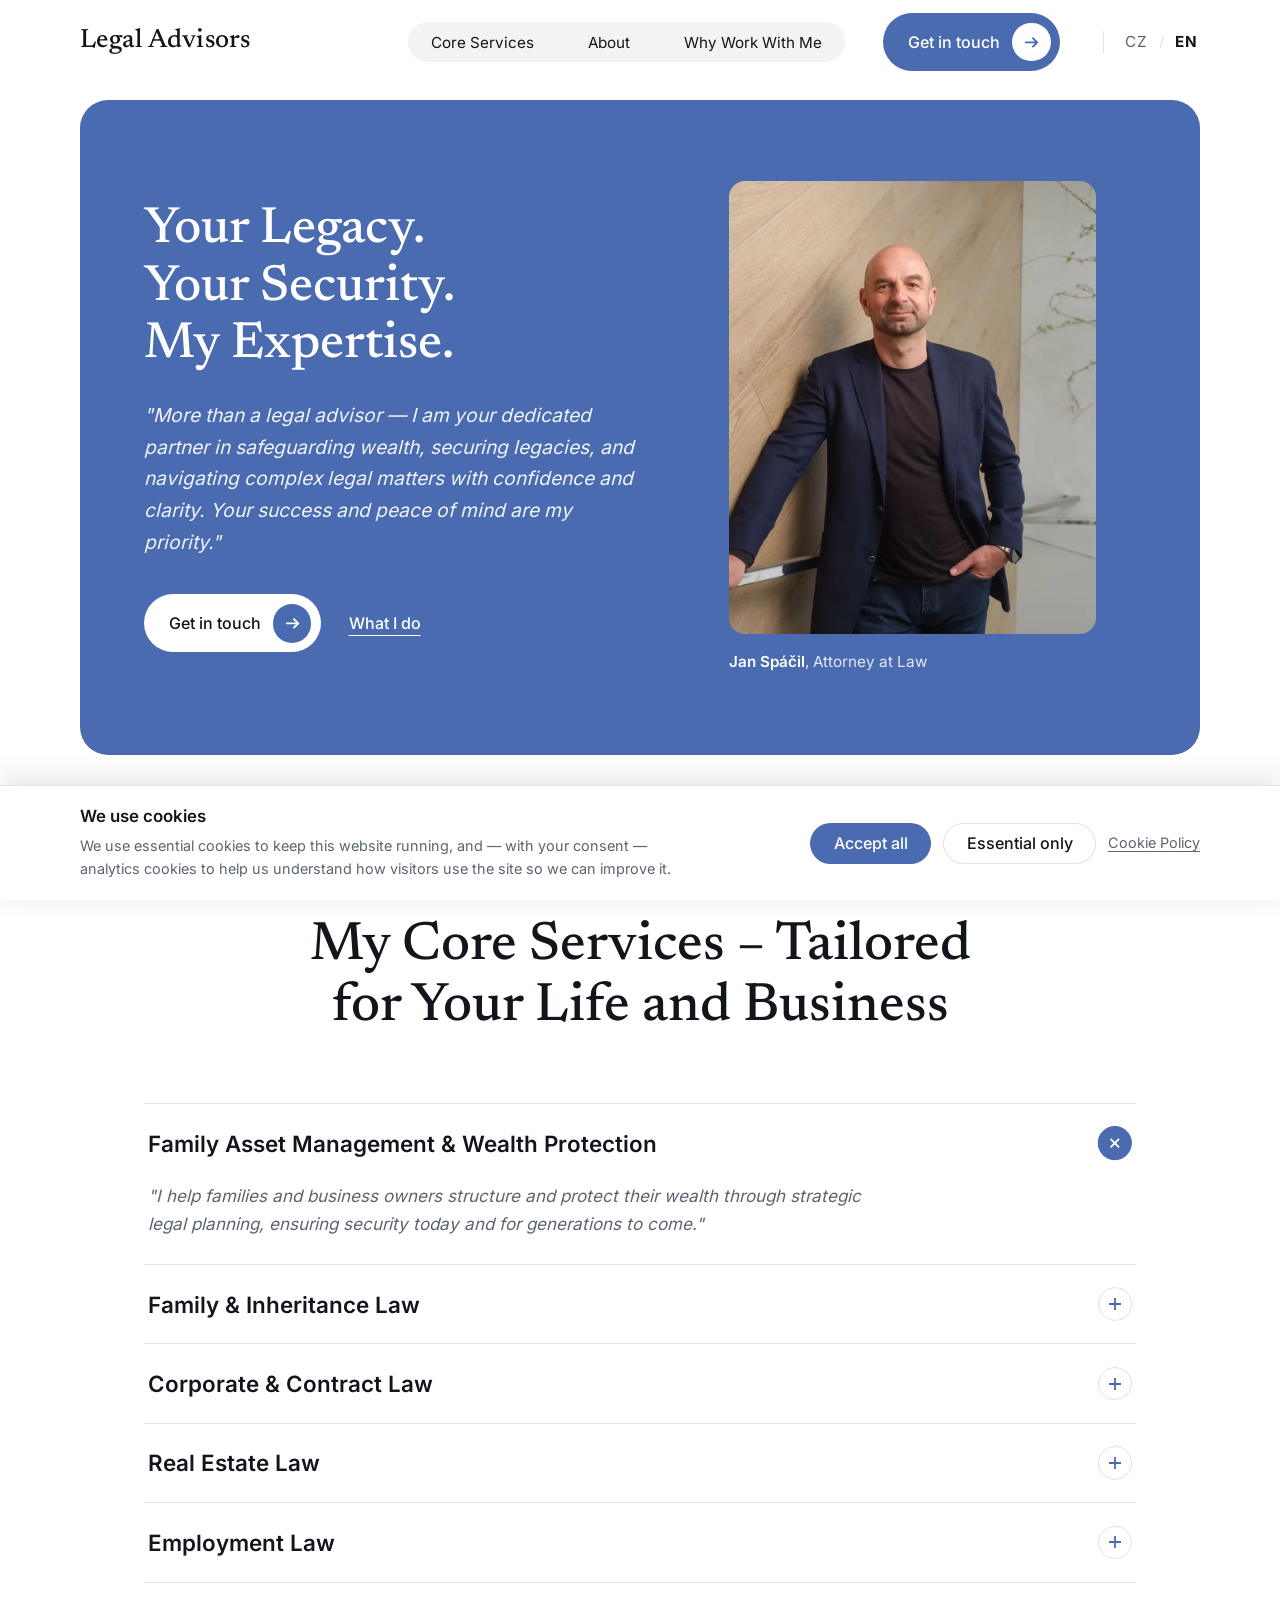
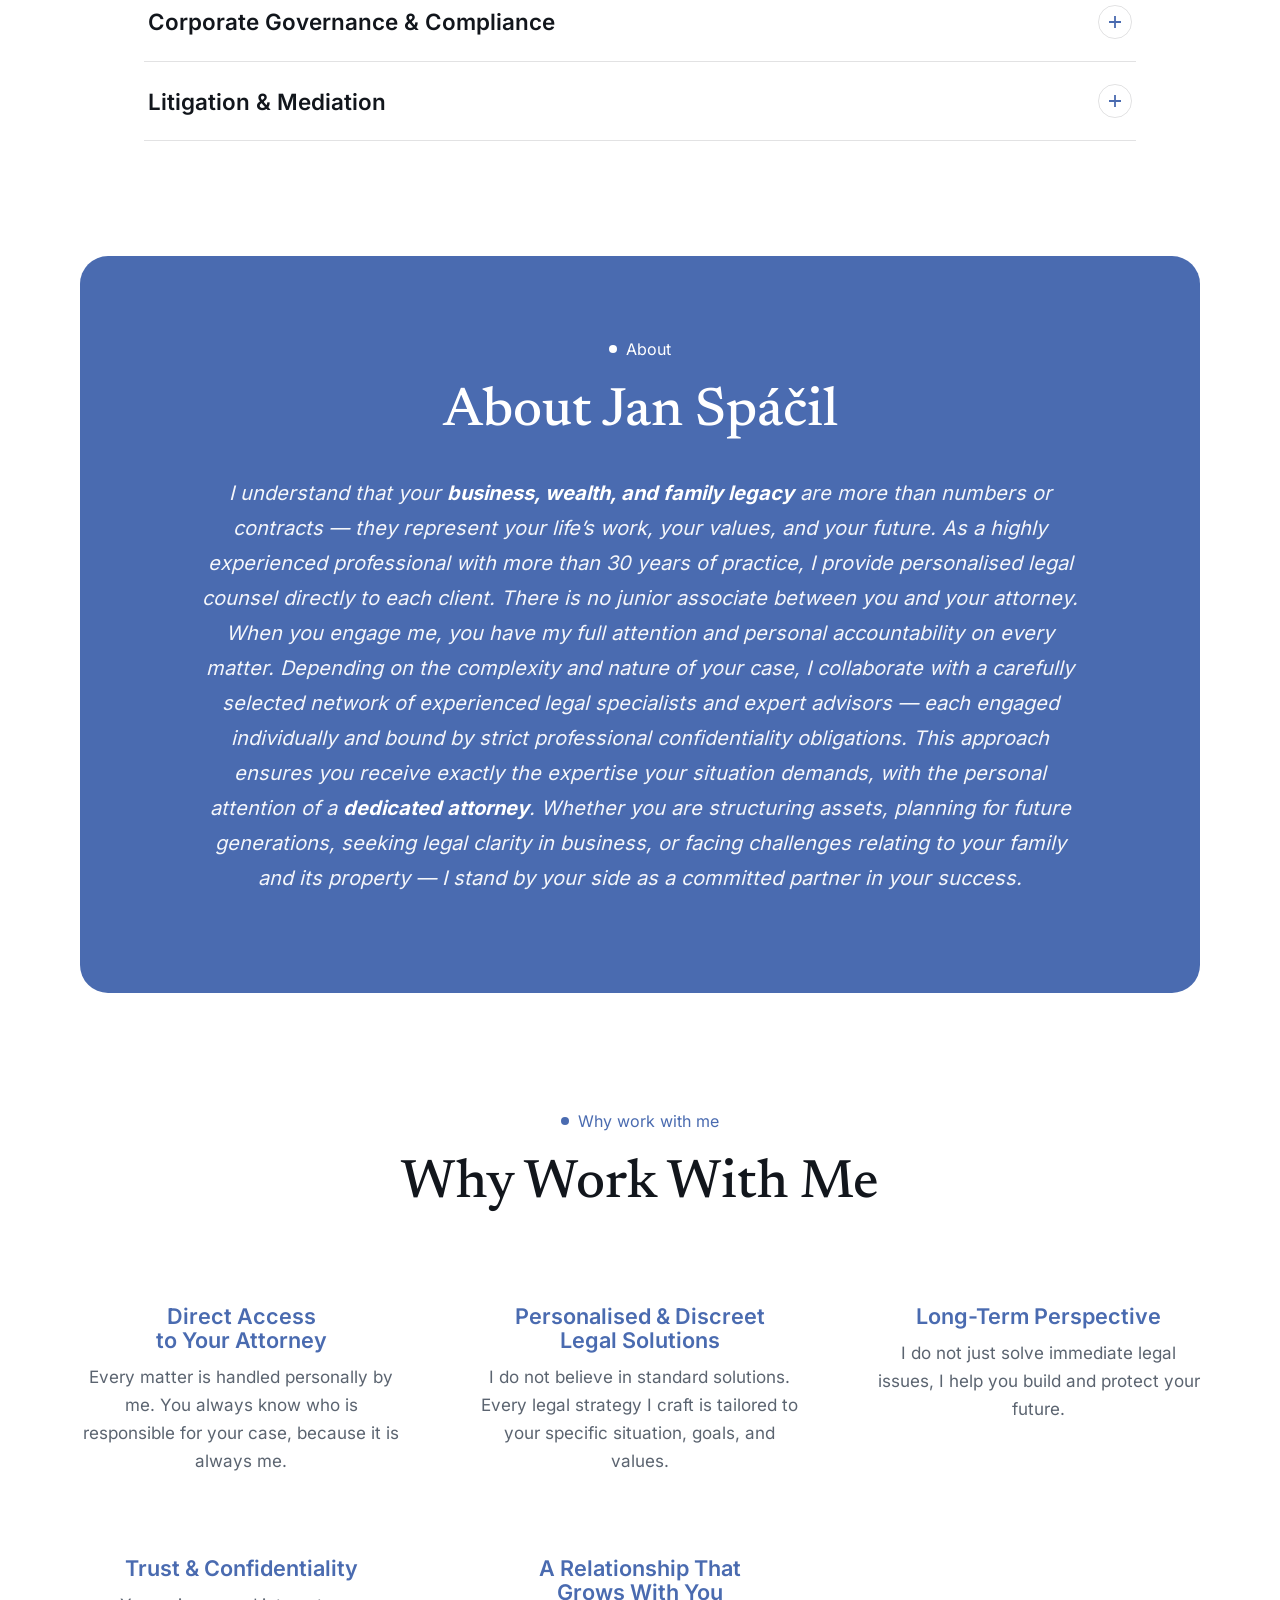
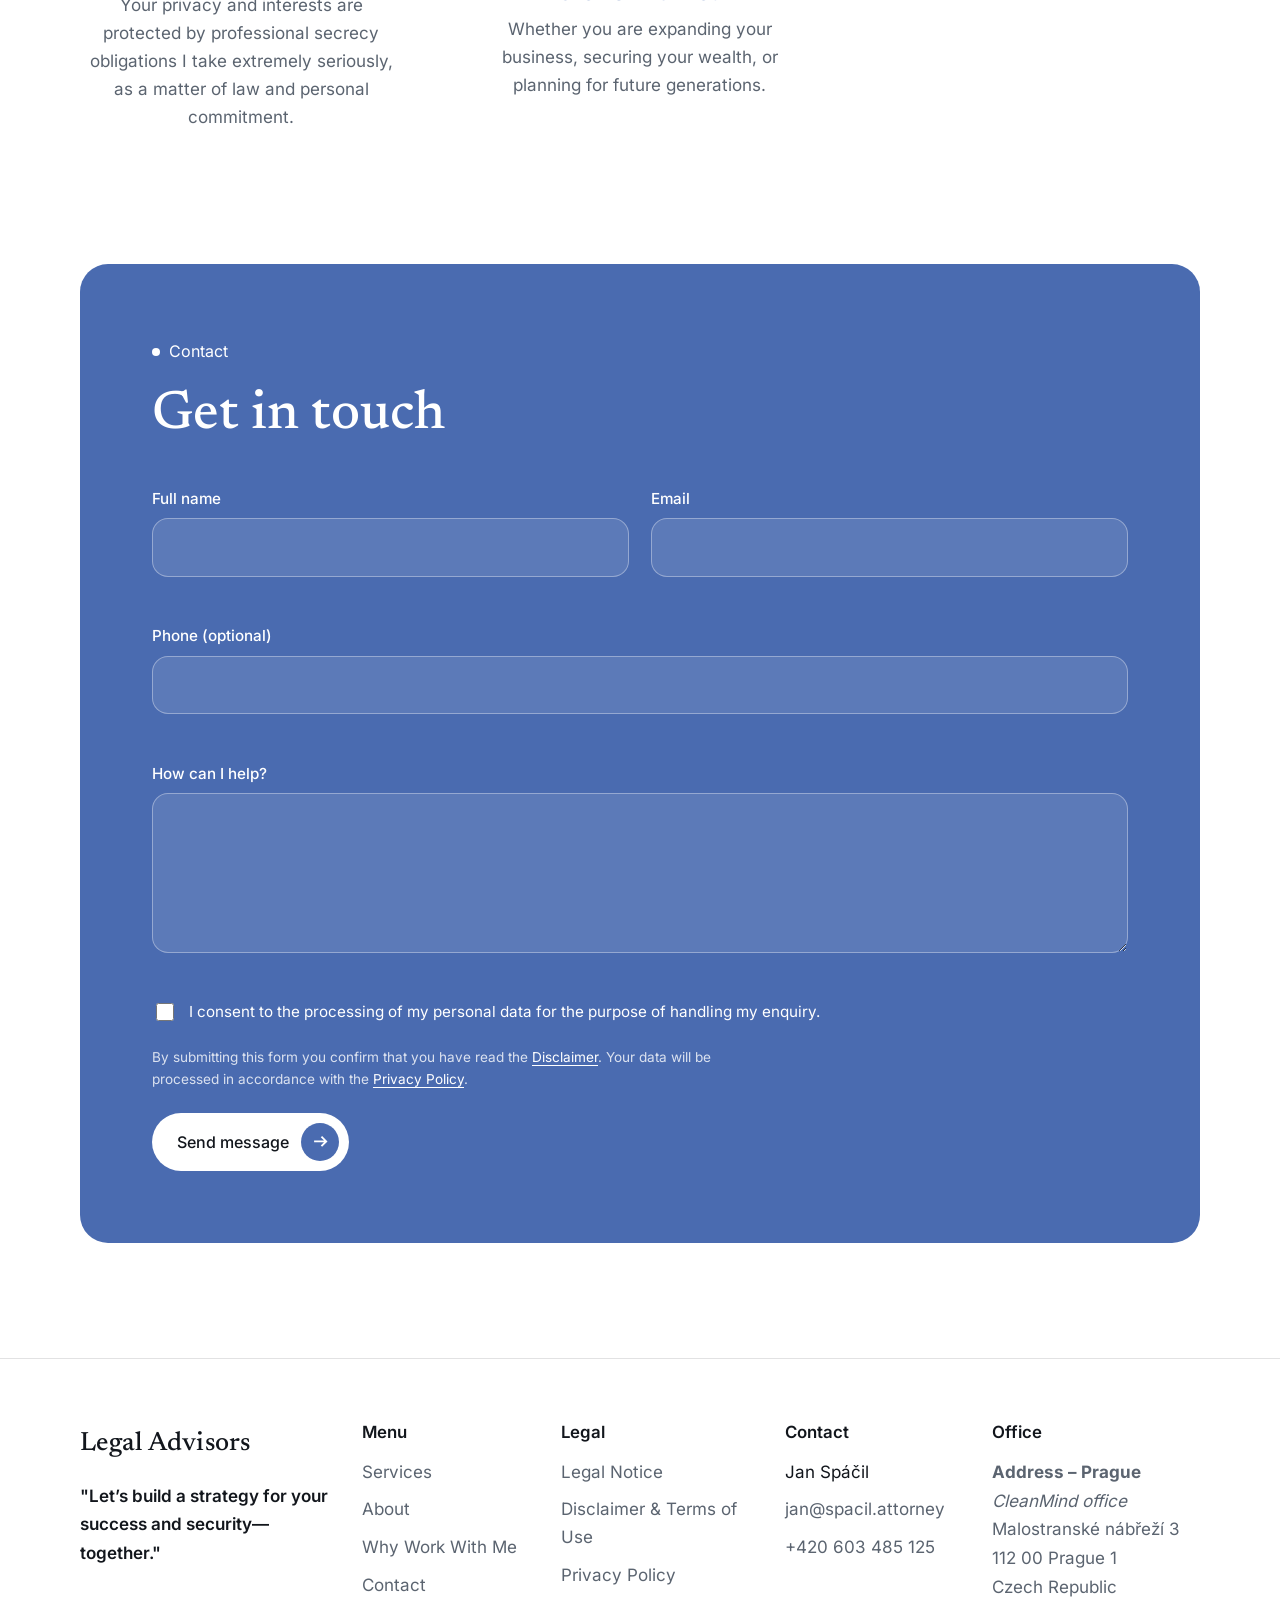
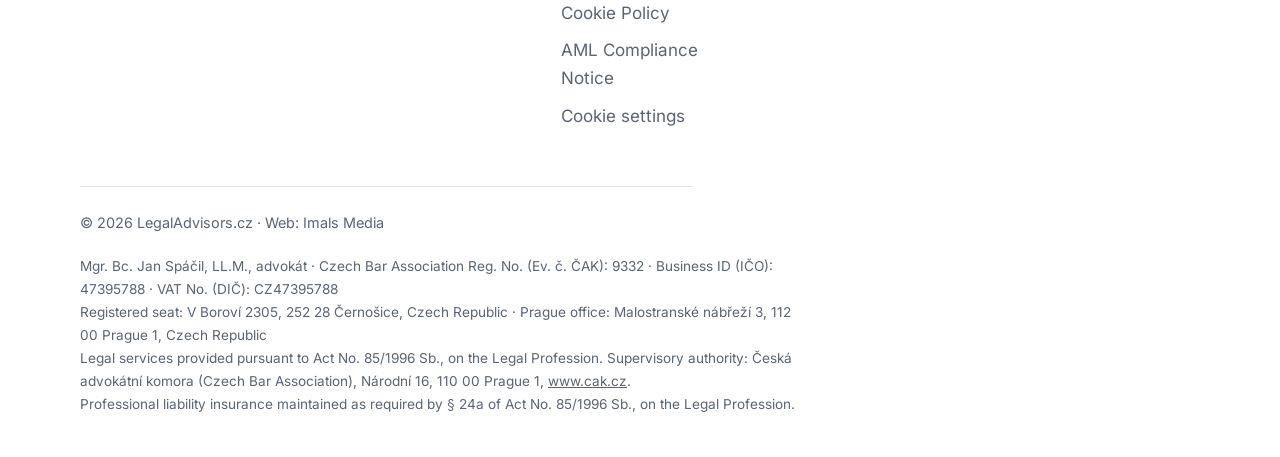
<file: index.html>
<!DOCTYPE html>
<html lang="en">
<head>
  <meta charset="UTF-8">
  <meta name="viewport" content="width=device-width, initial-scale=1">
  <title>LegalAdvisors.cz | Legal services for families, businesses and investors</title>
  <meta name="description" content="LegalAdvisors.cz — Partnering with businesses, investors, and families to navigate complex legal matters with confidence and clarity.">
  <link rel="canonical" href="https://legaladvisors.cz/">
  <link rel="alternate" hreflang="cs" href="https://legaladvisors.cz/cz/">
  <link rel="alternate" hreflang="en" href="https://legaladvisors.cz/">
  <link rel="alternate" hreflang="x-default" href="https://legaladvisors.cz/">
  <meta property="og:type" content="website">
  <meta property="og:url" content="https://legaladvisors.cz/">
  <meta property="og:title" content="LegalAdvisors.cz">
  <meta property="og:description" content="Your Legacy. Your Security. My Expertise.">
  <meta property="og:image" content="https://legaladvisors.cz/assets/img/og.png">
  <meta name="twitter:card" content="summary_large_image">
  <link rel="icon" href="/assets/img/favicon.svg" type="image/svg+xml">
  <link rel="preload" href="/assets/fonts/newsreader-latin-ext-wght-normal.woff2" as="font" type="font/woff2" crossorigin>
  <link rel="preload" href="/assets/fonts/inter-latin-ext-wght-normal.woff2" as="font" type="font/woff2" crossorigin>
  <link rel="stylesheet" href="/assets/css/style.css">
  <script type="application/ld+json">
  {
    "@context": "https://schema.org",
    "@type": "Attorney",
    "name": "LegalAdvisors.cz",
    "url": "https://legaladvisors.cz/",
    "email": "jan@spacil.attorney",
    "telephone": "+420603485125",
    "identifier": "47395788",
    "vatID": "CZ47395788",
    "founder": { "@type": "Person", "name": "Jan Spáčil" },
    "memberOf": {
      "@type": "Organization",
      "name": "Česká advokátní komora",
      "url": "https://www.cak.cz"
    },
    "address": {
      "@type": "PostalAddress",
      "streetAddress": "Malostranské nábřeží 3",
      "postalCode": "112 00",
      "addressLocality": "Praha 1",
      "addressCountry": "CZ"
    },
    "areaServed": "CZ"
  }
  </script>
</head>
<body>
  <a class="skip-link" href="#main">Skip to content</a>

  <header class="site-header">
    <div class="container header-inner">
      <a class="logo" href="/">Legal Advisors</a>
      <nav class="site-nav" id="site-nav" aria-label="Main navigation">
        <ul>
          <li><a href="#services">Core Services</a></li>
          <li><a href="#about">About</a></li>
          <li><a href="#why-us">Why Work With Me</a></li>
        </ul>
      </nav>
      <a class="btn btn-primary header-cta" href="#contact">
        <span class="btn-label">Get in touch</span>
        <span class="btn-icon" aria-hidden="true">
          <svg viewBox="0 0 16 16" fill="none" stroke="currentColor" stroke-width="1.8"><path d="M2 8h11M9 3.5 13.5 8 9 12.5"/></svg>
        </span>
      </a>
      <nav class="lang-switch" aria-label="Language selection">
        <a href="/cz/" hreflang="cs" lang="cs" data-lang-link>CZ</a>
        <span class="sep" aria-hidden="true">/</span>
        <span class="active" aria-current="true" lang="en">EN</span>
      </nav>
      <button class="nav-toggle" aria-expanded="false" aria-controls="site-nav" aria-label="Open menu">
        <svg viewBox="0 0 20 20" fill="none" stroke="currentColor" stroke-width="1.8" aria-hidden="true"><path d="M2 5h16M2 10h16M2 15h16"/></svg>
      </button>
    </div>
  </header>

  <main id="main">

    <section class="hero container">
      <div class="hero-card on-blue">
        <div>
          <h1 class="hero-title">Your Legacy.<br>Your Security.<br>My Expertise.</h1>
          <p class="hero-quote">"More than a legal advisor — I am your dedicated partner in safeguarding wealth, securing legacies, and navigating complex legal matters with confidence and clarity. Your success and peace of mind are my priority."</p>
          <div class="hero-actions">
            <a class="btn btn-light" href="#contact">
              <span class="btn-label">Get in touch</span>
              <span class="btn-icon" aria-hidden="true">
                <svg viewBox="0 0 16 16" fill="none" stroke="currentColor" stroke-width="1.8"><path d="M2 8h11M9 3.5 13.5 8 9 12.5"/></svg>
              </span>
            </a>
            <a class="btn btn-ghost" href="#services">What I do</a>
          </div>
        </div>
        <figure class="hero-media">
          <img src="/assets/img/hero.png" alt="Attorney Jan Spáčil in his office" width="890" height="1100" fetchpriority="high">
          <figcaption class="hero-caption"><strong>Jan Spáčil</strong>, Attorney at Law</figcaption>
        </figure>
      </div>
    </section>

    <section class="section container" id="services">
      <div class="section-head reveal">
        <p class="section-label">Services</p>
        <h2 class="section-title">My Core Services – Tailored for Your Life and Business</h2>
      </div>
      <div class="services-list reveal">
        <div class="service is-open">
          <h3><button class="service-trigger" aria-expanded="true" aria-controls="service-1">
            <span>Family Asset Management &amp; Wealth Protection</span>
            <span class="service-icon" aria-hidden="true"><svg viewBox="0 0 16 16" fill="none" stroke="currentColor" stroke-width="1.8"><path d="M8 2v12M2 8h12"/></svg></span>
          </button></h3>
          <div class="service-panel" id="service-1"><div>
            <p>"I help families and business owners structure and protect their wealth through strategic legal planning, ensuring security today and for generations to come."</p>
          </div></div>
        </div>
        <div class="service">
          <h3><button class="service-trigger" aria-expanded="false" aria-controls="service-2">
            <span>Family &amp; Inheritance Law</span>
            <span class="service-icon" aria-hidden="true"><svg viewBox="0 0 16 16" fill="none" stroke="currentColor" stroke-width="1.8"><path d="M8 2v12M2 8h12"/></svg></span>
          </button></h3>
          <div class="service-panel" id="service-2"><div>
            <p>"Guiding you through family legal matters with care and discretion, from estate planning to inheritance disputes, always prioritizing fairness and long-term stability."</p>
          </div></div>
        </div>
        <div class="service">
          <h3><button class="service-trigger" aria-expanded="false" aria-controls="service-3">
            <span>Corporate &amp; Contract Law</span>
            <span class="service-icon" aria-hidden="true"><svg viewBox="0 0 16 16" fill="none" stroke="currentColor" stroke-width="1.8"><path d="M8 2v12M2 8h12"/></svg></span>
          </button></h3>
          <div class="service-panel" id="service-3"><div>
            <p>"Your business deserves a legal framework that fosters growth and security. I ensure every agreement and structure is built for long-term success."</p>
          </div></div>
        </div>
        <div class="service">
          <h3><button class="service-trigger" aria-expanded="false" aria-controls="service-4">
            <span>Real Estate Law</span>
            <span class="service-icon" aria-hidden="true"><svg viewBox="0 0 16 16" fill="none" stroke="currentColor" stroke-width="1.8"><path d="M8 2v12M2 8h12"/></svg></span>
          </button></h3>
          <div class="service-panel" id="service-4"><div>
            <p>"Whether investing, selling, or managing property, my legal expertise helps you navigate real estate transactions with confidence."</p>
          </div></div>
        </div>
        <div class="service">
          <h3><button class="service-trigger" aria-expanded="false" aria-controls="service-5">
            <span>Employment Law</span>
            <span class="service-icon" aria-hidden="true"><svg viewBox="0 0 16 16" fill="none" stroke="currentColor" stroke-width="1.8"><path d="M8 2v12M2 8h12"/></svg></span>
          </button></h3>
          <div class="service-panel" id="service-5"><div>
            <p>"Creating clear, fair, and legally sound employment relationships that protect both businesses and employees."</p>
          </div></div>
        </div>
        <div class="service">
          <h3><button class="service-trigger" aria-expanded="false" aria-controls="service-6">
            <span>Corporate Governance &amp; Compliance</span>
            <span class="service-icon" aria-hidden="true"><svg viewBox="0 0 16 16" fill="none" stroke="currentColor" stroke-width="1.8"><path d="M8 2v12M2 8h12"/></svg></span>
          </button></h3>
          <div class="service-panel" id="service-6"><div>
            <p>"A solid governance structure is the foundation of a successful company. I help you implement best practices to mitigate risks and ensure ethical operations."</p>
          </div></div>
        </div>
        <div class="service">
          <h3><button class="service-trigger" aria-expanded="false" aria-controls="service-7">
            <span>Litigation &amp; Mediation</span>
            <span class="service-icon" aria-hidden="true"><svg viewBox="0 0 16 16" fill="none" stroke="currentColor" stroke-width="1.8"><path d="M8 2v12M2 8h12"/></svg></span>
          </button></h3>
          <div class="service-panel" id="service-7"><div>
            <p>"When disputes arise, I stand by you—whether through skilled litigation or mediation—ensuring a resolution that protects your interests and relationships."</p>
          </div></div>
        </div>
      </div>
    </section>

    <section class="section container" id="about">
      <div class="about-card on-blue reveal">
        <p class="section-label">About</p>
        <h2 class="section-title">About Jan Spáčil</h2>
        <p class="about-text">I understand that your <strong>business, wealth, and family legacy</strong> are more than numbers or contracts — they represent your life’s work, your values, and your future. As a highly experienced professional with more than 30 years of practice, I provide personalised legal counsel directly to each client. There is no junior associate between you and your attorney. When you engage me, you have my full attention and personal accountability on every matter. Depending on the complexity and nature of your case, I collaborate with a carefully selected network of experienced legal specialists and expert advisors — each engaged individually and bound by strict professional confidentiality obligations. This approach ensures you receive exactly the expertise your situation demands, with the personal attention of a <strong>dedicated attorney</strong>. Whether you are structuring assets, planning for future generations, seeking legal clarity in business, or facing challenges relating to your family and its property — I stand by your side as a committed partner in your success.</p>
      </div>
    </section>

    <section class="section container" id="why-us">
      <div class="section-head reveal">
        <p class="section-label">Why work with me</p>
        <h2 class="section-title">Why Work With Me</h2>
      </div>
      <div class="benefits-grid">
        <div class="benefit reveal">
          <h3>Direct Access to Your Attorney</h3>
          <p>Every matter is handled personally by me. You always know who is responsible for your case, because it is always me.</p>
        </div>
        <div class="benefit reveal">
          <h3>Personalised &amp; Discreet Legal Solutions</h3>
          <p>I do not believe in standard solutions. Every legal strategy I craft is tailored to your specific situation, goals, and values.</p>
        </div>
        <div class="benefit reveal">
          <h3>Long-Term Perspective</h3>
          <p>I do not just solve immediate legal issues, I help you build and protect your future.</p>
        </div>
        <div class="benefit reveal">
          <h3>Trust &amp; Confidentiality</h3>
          <p>Your privacy and interests are protected by professional secrecy obligations I take extremely seriously, as a matter of law and personal commitment.</p>
        </div>
        <div class="benefit reveal">
          <h3>A Relationship That Grows With You</h3>
          <p>Whether you are expanding your business, securing your wealth, or planning for future generations.</p>
        </div>
      </div>
    </section>

    <section class="section container" id="contact">
      <div class="contact-card on-blue reveal">
        <p class="section-label">Contact</p>
        <h2 class="section-title">Get in touch</h2>
        <form class="contact-form" id="contact-form" novalidate>
          <p class="hp-field" aria-hidden="true">
            <label for="company">Do not fill</label>
            <input type="text" id="company" name="company" tabindex="-1" autocomplete="off">
          </p>
          <div class="form-field">
            <label for="f-name">Full name</label>
            <input type="text" id="f-name" name="name" autocomplete="name" required aria-describedby="err-name">
            <p class="field-error" id="err-name"></p>
          </div>
          <div class="form-field">
            <label for="f-email">Email</label>
            <input type="email" id="f-email" name="email" autocomplete="email" required aria-describedby="err-email">
            <p class="field-error" id="err-email"></p>
          </div>
          <div class="form-field span-2">
            <label for="f-phone">Phone (optional)</label>
            <input type="tel" id="f-phone" name="phone" autocomplete="tel" aria-describedby="err-phone">
            <p class="field-error" id="err-phone"></p>
          </div>
          <div class="form-field span-2">
            <label for="f-message">How can I help?</label>
            <textarea id="f-message" name="message" required aria-describedby="err-message"></textarea>
            <p class="field-error" id="err-message"></p>
          </div>
          <label class="form-consent">
            <input type="checkbox" name="consent" required>
            <span>I consent to the processing of my personal data for the purpose of handling my enquiry.</span>
          </label>
          <p class="form-note">By submitting this form you confirm that you have read the <a href="/disclaimer/">Disclaimer</a>. Your data will be processed in accordance with the <a href="/privacy-policy/">Privacy Policy</a>.</p>
          <div class="form-footer">
            <button class="btn btn-light" type="submit">
              <span class="btn-label">Send message</span>
              <span class="btn-icon" aria-hidden="true">
                <svg viewBox="0 0 16 16" fill="none" stroke="currentColor" stroke-width="1.8"><path d="M2 8h11M9 3.5 13.5 8 9 12.5"/></svg>
              </span>
            </button>
            <p class="form-status" role="status" aria-live="polite"></p>
          </div>
        </form>
      </div>
    </section>

  </main>

  <footer class="site-footer">
    <div class="container">
      <div class="footer-grid">
        <div class="footer-brand">
          <a class="logo" href="/">Legal Advisors</a>
          <p class="footer-tagline">"Let’s build a strategy for your success and security—together."</p>
        </div>
        <div class="footer-col">
          <h2>Menu</h2>
          <ul>
            <li><a href="#services">Services</a></li>
            <li><a href="#about">About</a></li>
            <li><a href="#why-us">Why Work With Me</a></li>
            <li><a href="#contact">Contact</a></li>
          </ul>
        </div>
        <div class="footer-col">
          <h2>Legal</h2>
          <ul>
            <li><a href="/legal-notice/">Legal Notice</a></li>
            <li><a href="/disclaimer/">Disclaimer &amp; Terms of Use</a></li>
            <li><a href="/privacy-policy/">Privacy Policy</a></li>
            <li><a href="/cookie-policy/">Cookie Policy</a></li>
            <li><a href="/aml-notice/">AML Compliance Notice</a></li>
            <li><button type="button" class="link-btn" data-cookie-settings>Cookie settings</button></li>
          </ul>
        </div>
        <div class="footer-col">
          <h2>Contact</h2>
          <ul>
            <li>Jan Spáčil</li>
            <li><a href="mailto:jan@spacil.attorney">jan@spacil.attorney</a></li>
            <li><a href="tel:+420603485125">+420 603 485 125</a></li>
          </ul>
        </div>
        <div class="footer-col">
          <h2>Office</h2>
          <address>
            <strong>Address – Prague</strong><br>
            <span class="office-name">CleanMind office</span><br>
            Malostranské nábřeží 3<br>
            112 00 Prague 1<br>
            Czech Republic
          </address>
        </div>
      </div>
      <p class="footer-bottom">© <span data-year>2025</span> LegalAdvisors.cz · Web: Imals Media</p>
      <p class="footer-legal">
        Mgr. Bc. Jan Spáčil, LL.M., advokát · Czech Bar Association Reg. No. (Ev. č. ČAK): 9332 · Business ID (IČO): 47395788 · VAT No. (DIČ): CZ47395788<br>
        Registered seat: V Boroví 2305, 252 28 Černošice, Czech Republic · Prague office: Malostranské nábřeží 3, 112 00 Prague 1, Czech Republic<br>
        Legal services provided pursuant to Act No. 85/1996 Sb., on the Legal Profession. Supervisory authority: Česká advokátní komora (Czech Bar Association), Národní 16, 110 00 Prague 1, <a href="https://www.cak.cz" rel="noopener">www.cak.cz</a>.<br>
        Professional liability insurance maintained as required by § 24a of Act No. 85/1996 Sb., on the Legal Profession.
      </p>
    </div>
  </footer>

  <script src="/assets/js/main.js" defer></script>
</body>
</html>
</file>
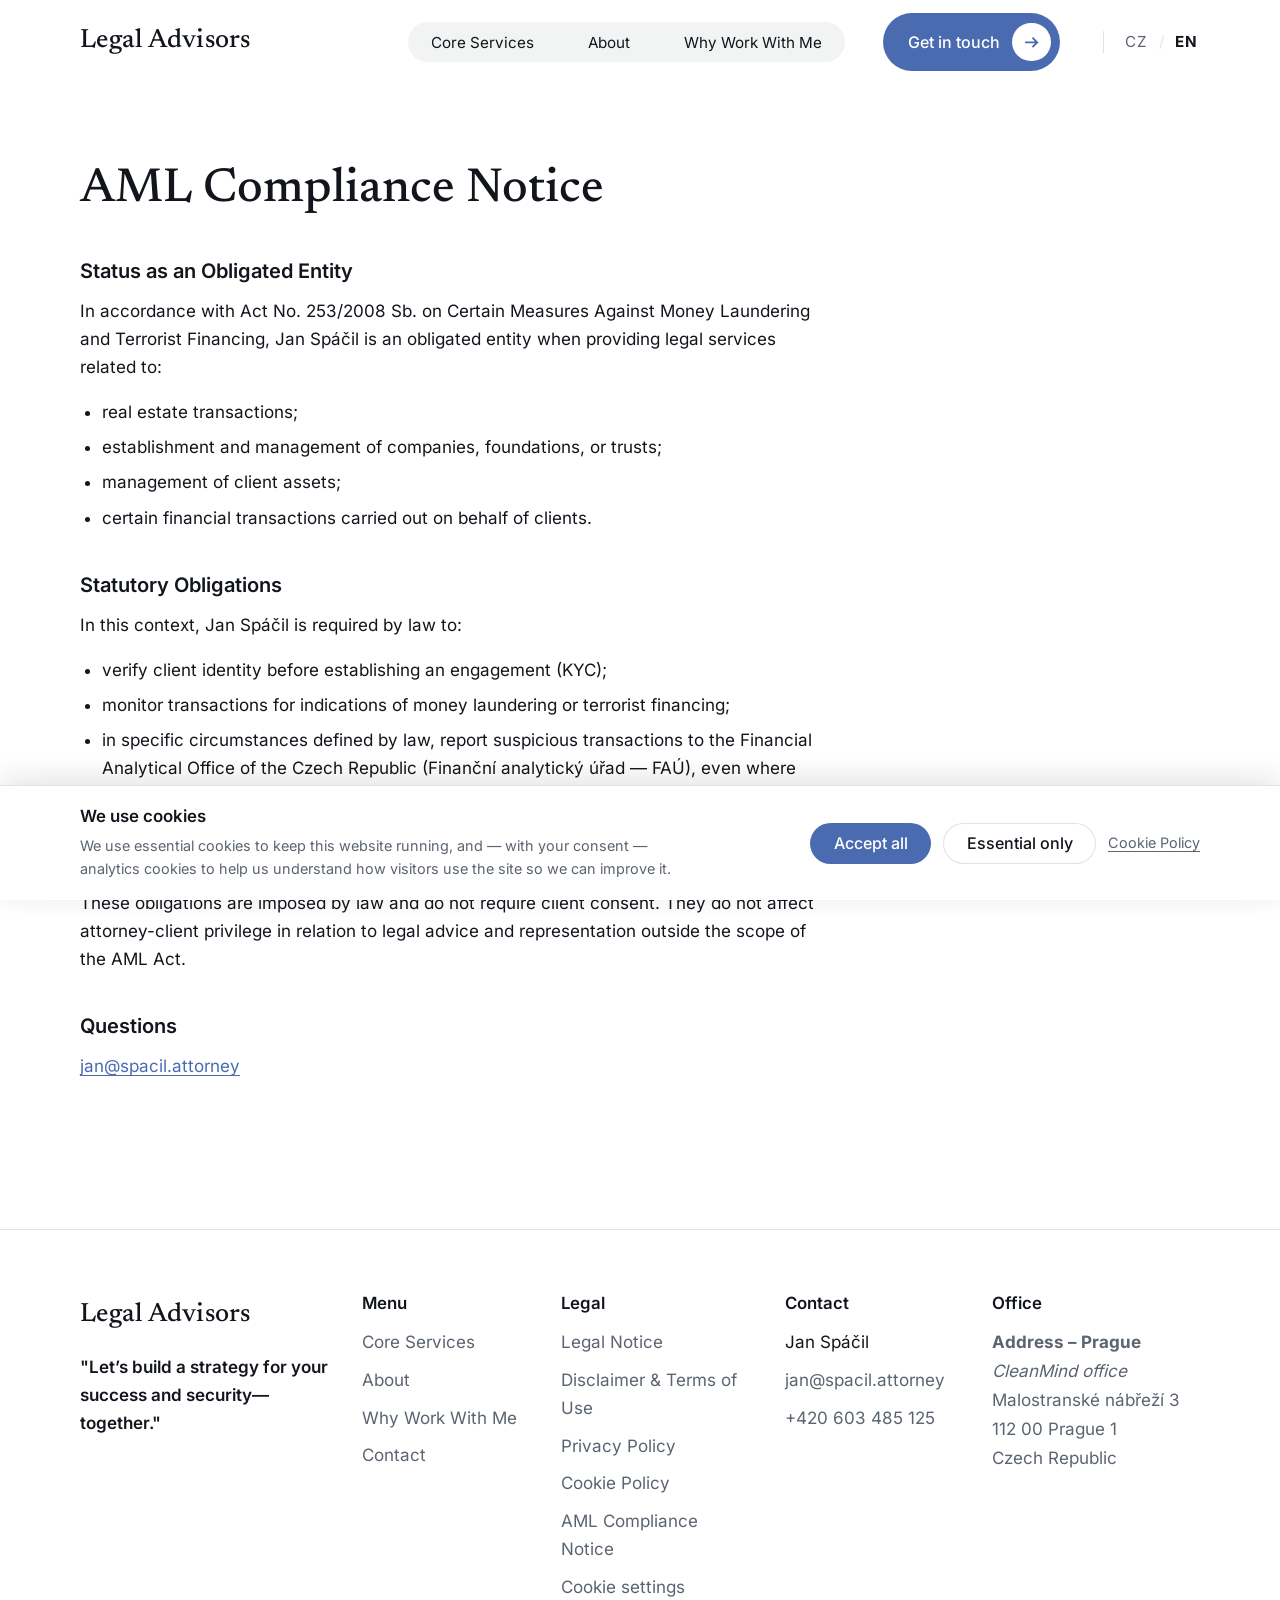
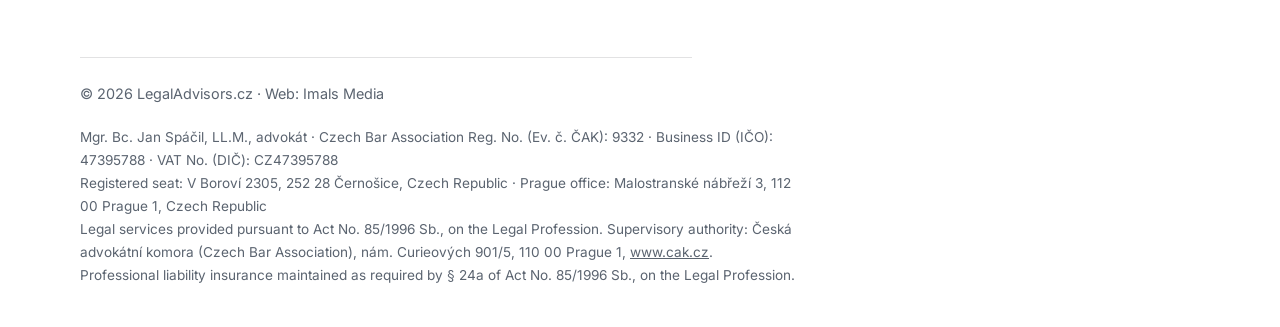
<file: aml-notice/index.html>
<!DOCTYPE html>
<html lang="en">
<head>
  <meta charset="UTF-8">
  <meta name="viewport" content="width=device-width, initial-scale=1">
  <title>AML Compliance Notice | LegalAdvisors.cz</title>
  <meta name="description" content="AML compliance notice — obligations of Jan Spáčil as an obligated entity under Act No. 253/2008 Sb.">
  <link rel="canonical" href="https://legaladvisors.cz/aml-notice/">
  <link rel="alternate" hreflang="en" href="https://legaladvisors.cz/aml-notice/">
  <link rel="alternate" hreflang="cs" href="https://legaladvisors.cz/cz/aml/">
  <link rel="alternate" hreflang="x-default" href="https://legaladvisors.cz/aml-notice/">
  <meta name="robots" content="index, follow">
  <meta property="og:type" content="article">
  <meta property="og:url" content="https://legaladvisors.cz/aml-notice/">
  <meta property="og:title" content="AML Compliance Notice | LegalAdvisors.cz">
  <meta property="og:description" content="AML compliance notice — obligations of Jan Spáčil as an obligated entity under Act No. 253/2008 Sb.">
  <meta property="og:image" content="https://legaladvisors.cz/assets/img/og.png">
  <meta name="twitter:card" content="summary_large_image">
  <link rel="icon" href="/assets/img/favicon.svg" type="image/svg+xml">
  <link rel="preload" href="/assets/fonts/newsreader-latin-ext-wght-normal.woff2" as="font" type="font/woff2" crossorigin>
  <link rel="preload" href="/assets/fonts/inter-latin-ext-wght-normal.woff2" as="font" type="font/woff2" crossorigin>
  <link rel="stylesheet" href="/assets/css/style.css">
</head>
<body>
  <a class="skip-link" href="#main">Skip to content</a>

  <header class="site-header">
    <div class="container header-inner">
      <a class="logo" href="/">Legal Advisors</a>
      <nav class="site-nav" id="site-nav" aria-label="Main navigation">
        <ul>
          <li><a href="/#services">Core Services</a></li>
          <li><a href="/#about">About</a></li>
          <li><a href="/#why-us">Why Work With Me</a></li>
        </ul>
      </nav>
      <a class="btn btn-primary header-cta" href="/#contact">
        <span class="btn-label">Get in touch</span>
        <span class="btn-icon" aria-hidden="true">
          <svg viewBox="0 0 16 16" fill="none" stroke="currentColor" stroke-width="1.8"><path d="M2 8h11M9 3.5 13.5 8 9 12.5"/></svg>
        </span>
      </a>
      <nav class="lang-switch" aria-label="Language selection">
        <a href="/cz/aml/" hreflang="cs" lang="cs">CZ</a>
        <span class="sep" aria-hidden="true">/</span>
        <span class="active" aria-current="true" lang="en">EN</span>
      </nav>
      <button class="nav-toggle" aria-expanded="false" aria-controls="site-nav" aria-label="Open menu">
        <svg viewBox="0 0 20 20" fill="none" stroke="currentColor" stroke-width="1.8" aria-hidden="true"><path d="M2 5h16M2 10h16M2 15h16"/></svg>
      </button>
    </div>
  </header>

  <main id="main" class="container section legal-page">
    <h1>AML Compliance Notice</h1>

    <h2>Status as an Obligated Entity</h2>
    <p>In accordance with Act No. 253/2008 Sb. on Certain Measures Against Money Laundering and Terrorist Financing, Jan Spáčil is an obligated entity when providing legal services related to:</p>
    <ul>
      <li>real estate transactions;</li>
      <li>establishment and management of companies, foundations, or trusts;</li>
      <li>management of client assets;</li>
      <li>certain financial transactions carried out on behalf of clients.</li>
    </ul>

    <h2>Statutory Obligations</h2>
    <p>In this context, Jan Spáčil is required by law to:</p>
    <ul>
      <li>verify client identity before establishing an engagement (KYC);</li>
      <li>monitor transactions for indications of money laundering or terrorist financing;</li>
      <li>in specific circumstances defined by law, report suspicious transactions to the Financial Analytical Office of the Czech Republic (Finanční analytický úřad — FAÚ), even where this limits professional secrecy in that specific instance.</li>
    </ul>

    <h2>Relationship to Professional Secrecy</h2>
    <p>These obligations are imposed by law and do not require client consent. They do not affect attorney-client privilege in relation to legal advice and representation outside the scope of the AML Act.</p>

    <h2>Questions</h2>
    <p><a href="mailto:jan@spacil.attorney">jan@spacil.attorney</a></p>
  </main>

  <footer class="site-footer">
    <div class="container">
      <div class="footer-grid">
        <div class="footer-brand">
          <a class="logo" href="/">Legal Advisors</a>
          <p class="footer-tagline">"Let’s build a strategy for your success and security—together."</p>
        </div>
        <div class="footer-col">
          <h2>Menu</h2>
          <ul>
            <li><a href="/#services">Core Services</a></li>
            <li><a href="/#about">About</a></li>
            <li><a href="/#why-us">Why Work With Me</a></li>
            <li><a href="/#contact">Contact</a></li>
          </ul>
        </div>
        <div class="footer-col">
          <h2>Legal</h2>
          <ul>
            <li><a href="/legal-notice/">Legal Notice</a></li>
            <li><a href="/disclaimer/">Disclaimer &amp; Terms of Use</a></li>
            <li><a href="/privacy-policy/">Privacy Policy</a></li>
            <li><a href="/cookie-policy/">Cookie Policy</a></li>
            <li><a href="/aml-notice/">AML Compliance Notice</a></li>
            <li><button type="button" class="link-btn" data-cookie-settings>Cookie settings</button></li>
          </ul>
        </div>
        <div class="footer-col">
          <h2>Contact</h2>
          <ul>
            <li>Jan Spáčil</li>
            <li><a href="mailto:jan@spacil.attorney">jan@spacil.attorney</a></li>
            <li><a href="tel:+420603485125">+420 603 485 125</a></li>
          </ul>
        </div>
        <div class="footer-col">
          <h2>Office</h2>
          <address>
            <strong>Address – Prague</strong><br>
            <span class="office-name">CleanMind office</span><br>
            Malostranské nábřeží 3<br>
            112 00 Prague 1<br>
            Czech Republic
          </address>
        </div>
      </div>
      <p class="footer-bottom">© <span data-year>2025</span> LegalAdvisors.cz · Web: Imals Media</p>
      <p class="footer-legal">
        Mgr. Bc. Jan Spáčil, LL.M., advokát · Czech Bar Association Reg. No. (Ev. č. ČAK): 9332 · Business ID (IČO): 47395788 · VAT No. (DIČ): CZ47395788<br>
        Registered seat: V Boroví 2305, 252 28 Černošice, Czech Republic · Prague office: Malostranské nábřeží 3, 112 00 Prague 1, Czech Republic<br>
        Legal services provided pursuant to Act No. 85/1996 Sb., on the Legal Profession. Supervisory authority: Česká advokátní komora (Czech Bar Association), nám. Curieových 901/5, 110 00 Prague 1, <a href="https://www.cak.cz" rel="noopener">www.cak.cz</a>.<br>
        Professional liability insurance maintained as required by § 24a of Act No. 85/1996 Sb., on the Legal Profession.
      </p>
    </div>
  </footer>

  <script src="/assets/js/main.js" defer></script>
</body>
</html>
</file>
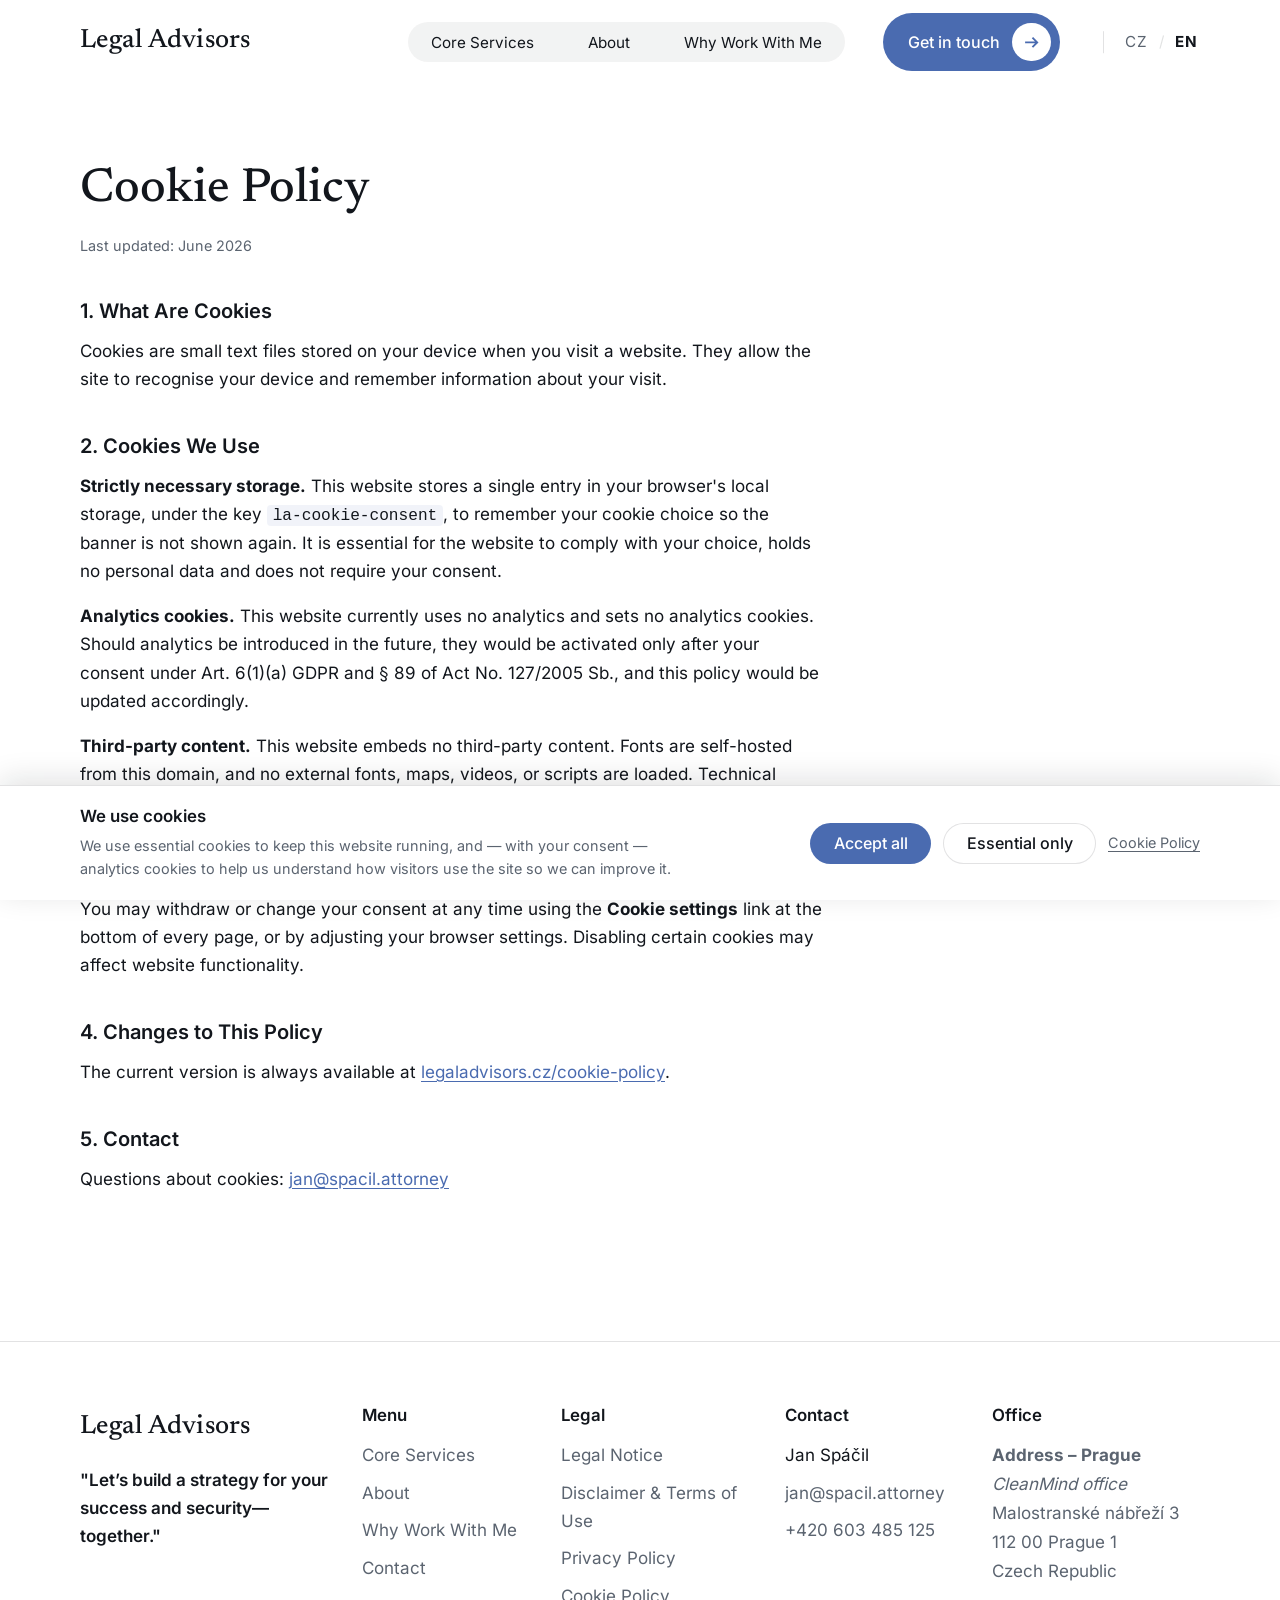
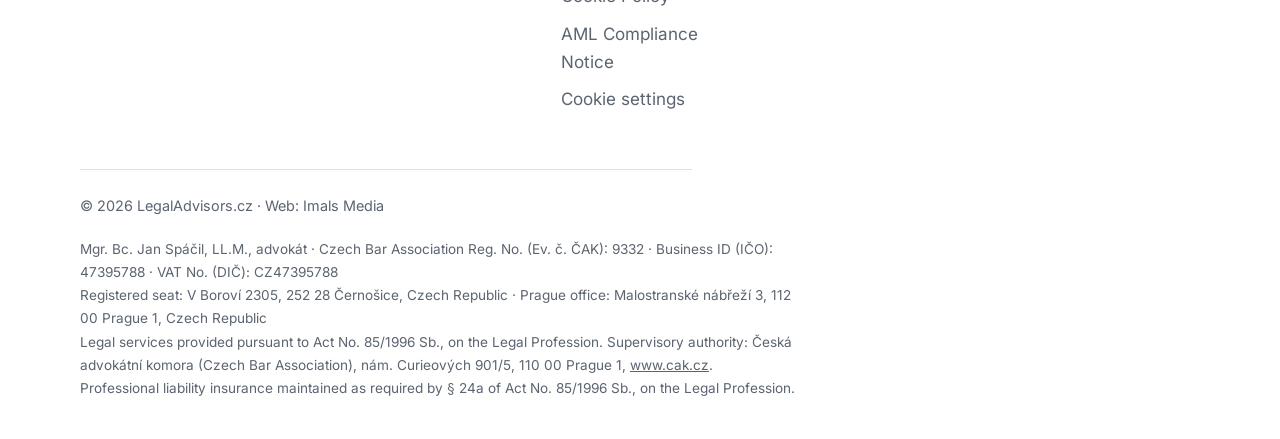
<file: cookie-policy/index.html>
<!DOCTYPE html>
<html lang="en">
<head>
  <meta charset="UTF-8">
  <meta name="viewport" content="width=device-width, initial-scale=1">
  <title>Cookie Policy | LegalAdvisors.cz</title>
  <meta name="description" content="Cookie policy for LegalAdvisors.cz — the site uses no analytics and no third-party content, and stores only your cookie choice.">
  <link rel="canonical" href="https://legaladvisors.cz/cookie-policy/">
  <link rel="alternate" hreflang="en" href="https://legaladvisors.cz/cookie-policy/">
  <link rel="alternate" hreflang="cs" href="https://legaladvisors.cz/cz/zasady-cookies/">
  <link rel="alternate" hreflang="x-default" href="https://legaladvisors.cz/cookie-policy/">
  <meta name="robots" content="index, follow">
  <meta property="og:type" content="article">
  <meta property="og:url" content="https://legaladvisors.cz/cookie-policy/">
  <meta property="og:title" content="Cookie Policy | LegalAdvisors.cz">
  <meta property="og:description" content="Cookie policy for LegalAdvisors.cz — the site uses no analytics and no third-party content, and stores only your cookie choice.">
  <meta property="og:image" content="https://legaladvisors.cz/assets/img/og.png">
  <meta name="twitter:card" content="summary_large_image">
  <link rel="icon" href="/assets/img/favicon.svg" type="image/svg+xml">
  <link rel="preload" href="/assets/fonts/newsreader-latin-ext-wght-normal.woff2" as="font" type="font/woff2" crossorigin>
  <link rel="preload" href="/assets/fonts/inter-latin-ext-wght-normal.woff2" as="font" type="font/woff2" crossorigin>
  <link rel="stylesheet" href="/assets/css/style.css">
</head>
<body>
  <a class="skip-link" href="#main">Skip to content</a>

  <header class="site-header">
    <div class="container header-inner">
      <a class="logo" href="/">Legal Advisors</a>
      <nav class="site-nav" id="site-nav" aria-label="Main navigation">
        <ul>
          <li><a href="/#services">Core Services</a></li>
          <li><a href="/#about">About</a></li>
          <li><a href="/#why-us">Why Work With Me</a></li>
        </ul>
      </nav>
      <a class="btn btn-primary header-cta" href="/#contact">
        <span class="btn-label">Get in touch</span>
        <span class="btn-icon" aria-hidden="true">
          <svg viewBox="0 0 16 16" fill="none" stroke="currentColor" stroke-width="1.8"><path d="M2 8h11M9 3.5 13.5 8 9 12.5"/></svg>
        </span>
      </a>
      <nav class="lang-switch" aria-label="Language selection">
        <a href="/cz/zasady-cookies/" hreflang="cs" lang="cs">CZ</a>
        <span class="sep" aria-hidden="true">/</span>
        <span class="active" aria-current="true" lang="en">EN</span>
      </nav>
      <button class="nav-toggle" aria-expanded="false" aria-controls="site-nav" aria-label="Open menu">
        <svg viewBox="0 0 20 20" fill="none" stroke="currentColor" stroke-width="1.8" aria-hidden="true"><path d="M2 5h16M2 10h16M2 15h16"/></svg>
      </button>
    </div>
  </header>

  <main id="main" class="container section legal-page">
    <h1>Cookie Policy</h1>
    <p class="updated">Last updated: June 2026</p>

    <h2>1. What Are Cookies</h2>
    <p>Cookies are small text files stored on your device when you visit a website. They allow the site to recognise your device and remember information about your visit.</p>

    <h2>2. Cookies We Use</h2>
    <p><strong>Strictly necessary storage.</strong> This website stores a single entry in your browser's local storage, under the key <code>la-cookie-consent</code>, to remember your cookie choice so the banner is not shown again. It is essential for the website to comply with your choice, holds no personal data and does not require your consent.</p>
    <p><strong>Analytics cookies.</strong> This website currently uses no analytics and sets no analytics cookies. Should analytics be introduced in the future, they would be activated only after your consent under Art. 6(1)(a) GDPR and § 89 of Act No. 127/2005 Sb., and this policy would be updated accordingly.</p>
    <p><strong>Third-party content.</strong> This website embeds no third-party content. Fonts are self-hosted from this domain, and no external fonts, maps, videos, or scripts are loaded. Technical server logs kept by the hosting provider, Vercel Inc., are described in the <a href="/privacy-policy/">Privacy Policy</a>.</p>

    <h2>3. Managing Your Preferences</h2>
    <p>You may withdraw or change your consent at any time using the <strong>Cookie settings</strong> link at the bottom of every page, or by adjusting your browser settings. Disabling certain cookies may affect website functionality.</p>

    <h2>4. Changes to This Policy</h2>
    <p>The current version is always available at <a href="/cookie-policy/">legaladvisors.cz/cookie-policy</a>.</p>

    <h2>5. Contact</h2>
    <p>Questions about cookies: <a href="mailto:jan@spacil.attorney">jan@spacil.attorney</a></p>
  </main>

  <footer class="site-footer">
    <div class="container">
      <div class="footer-grid">
        <div class="footer-brand">
          <a class="logo" href="/">Legal Advisors</a>
          <p class="footer-tagline">"Let’s build a strategy for your success and security—together."</p>
        </div>
        <div class="footer-col">
          <h2>Menu</h2>
          <ul>
            <li><a href="/#services">Core Services</a></li>
            <li><a href="/#about">About</a></li>
            <li><a href="/#why-us">Why Work With Me</a></li>
            <li><a href="/#contact">Contact</a></li>
          </ul>
        </div>
        <div class="footer-col">
          <h2>Legal</h2>
          <ul>
            <li><a href="/legal-notice/">Legal Notice</a></li>
            <li><a href="/disclaimer/">Disclaimer &amp; Terms of Use</a></li>
            <li><a href="/privacy-policy/">Privacy Policy</a></li>
            <li><a href="/cookie-policy/">Cookie Policy</a></li>
            <li><a href="/aml-notice/">AML Compliance Notice</a></li>
            <li><button type="button" class="link-btn" data-cookie-settings>Cookie settings</button></li>
          </ul>
        </div>
        <div class="footer-col">
          <h2>Contact</h2>
          <ul>
            <li>Jan Spáčil</li>
            <li><a href="mailto:jan@spacil.attorney">jan@spacil.attorney</a></li>
            <li><a href="tel:+420603485125">+420 603 485 125</a></li>
          </ul>
        </div>
        <div class="footer-col">
          <h2>Office</h2>
          <address>
            <strong>Address – Prague</strong><br>
            <span class="office-name">CleanMind office</span><br>
            Malostranské nábřeží 3<br>
            112 00 Prague 1<br>
            Czech Republic
          </address>
        </div>
      </div>
      <p class="footer-bottom">© <span data-year>2025</span> LegalAdvisors.cz · Web: Imals Media</p>
      <p class="footer-legal">
        Mgr. Bc. Jan Spáčil, LL.M., advokát · Czech Bar Association Reg. No. (Ev. č. ČAK): 9332 · Business ID (IČO): 47395788 · VAT No. (DIČ): CZ47395788<br>
        Registered seat: V Boroví 2305, 252 28 Černošice, Czech Republic · Prague office: Malostranské nábřeží 3, 112 00 Prague 1, Czech Republic<br>
        Legal services provided pursuant to Act No. 85/1996 Sb., on the Legal Profession. Supervisory authority: Česká advokátní komora (Czech Bar Association), nám. Curieových 901/5, 110 00 Prague 1, <a href="https://www.cak.cz" rel="noopener">www.cak.cz</a>.<br>
        Professional liability insurance maintained as required by § 24a of Act No. 85/1996 Sb., on the Legal Profession.
      </p>
    </div>
  </footer>

  <script src="/assets/js/main.js" defer></script>
</body>
</html>
</file>
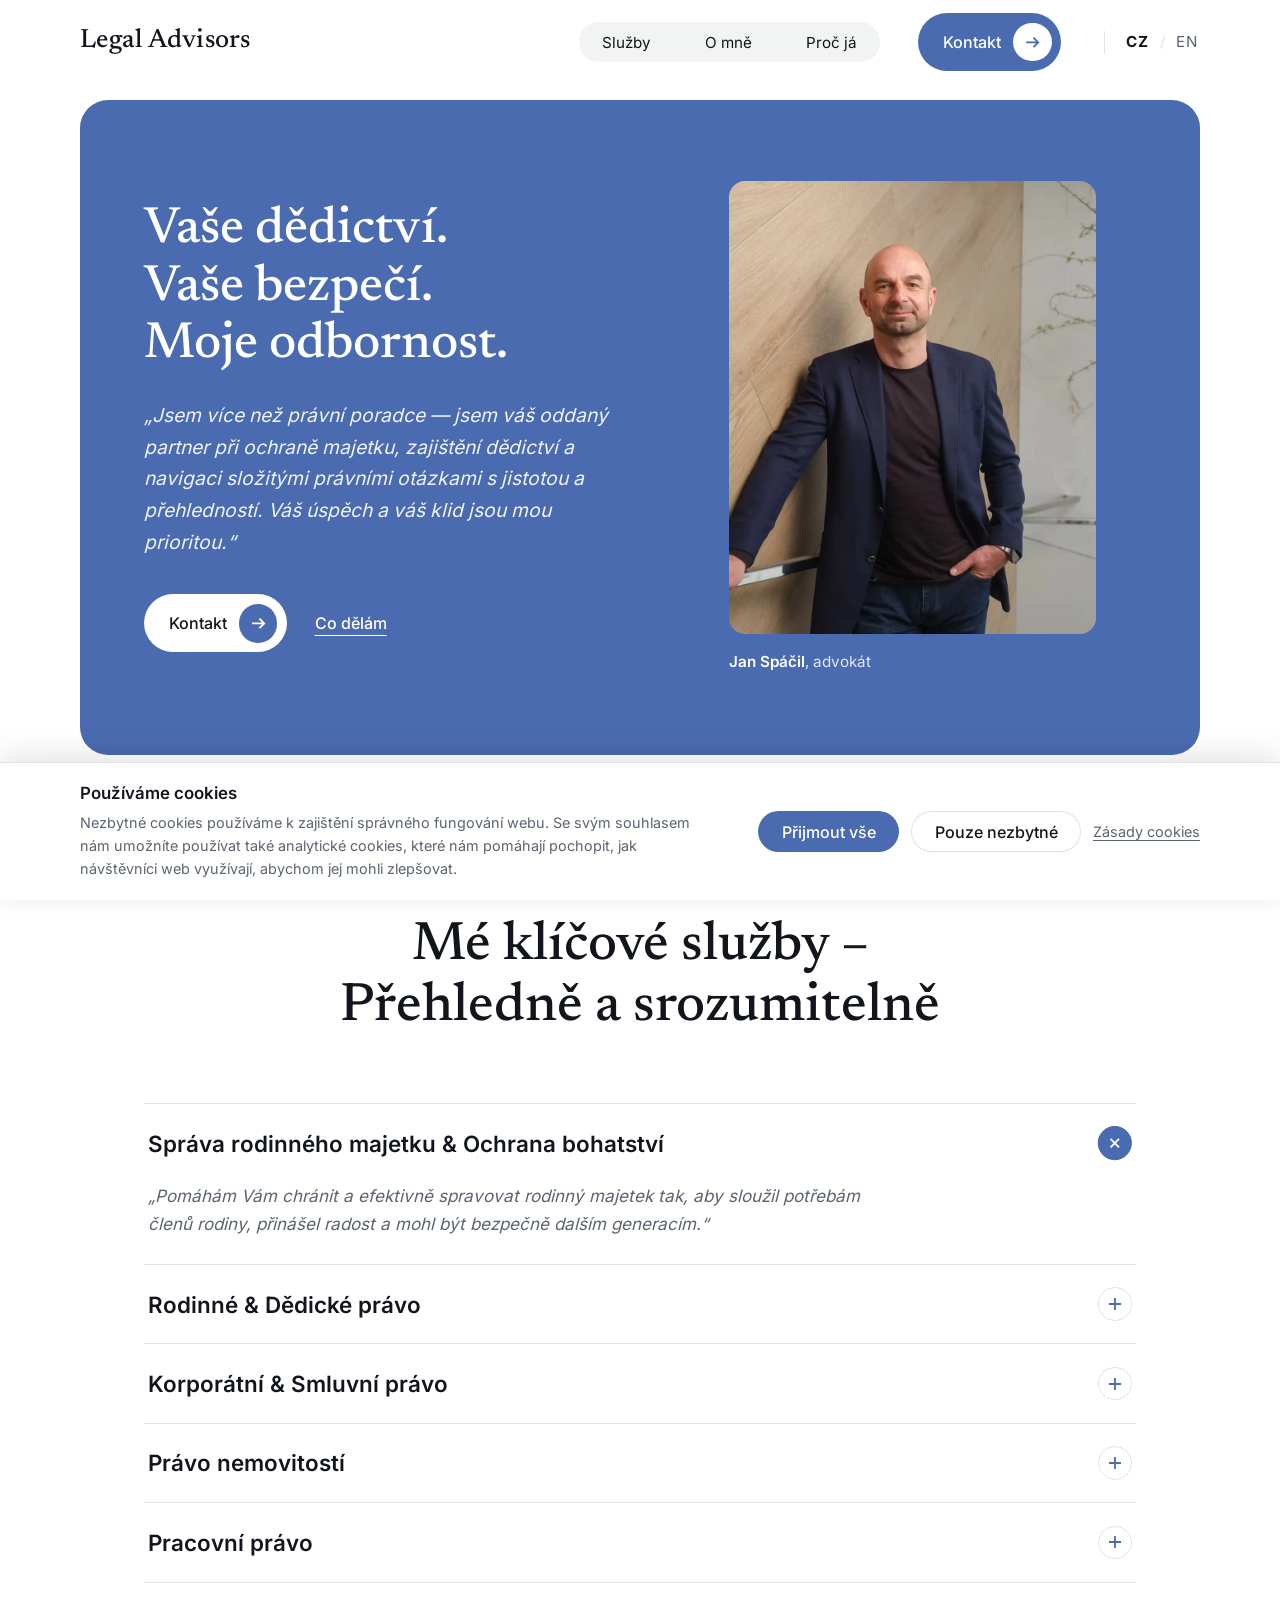
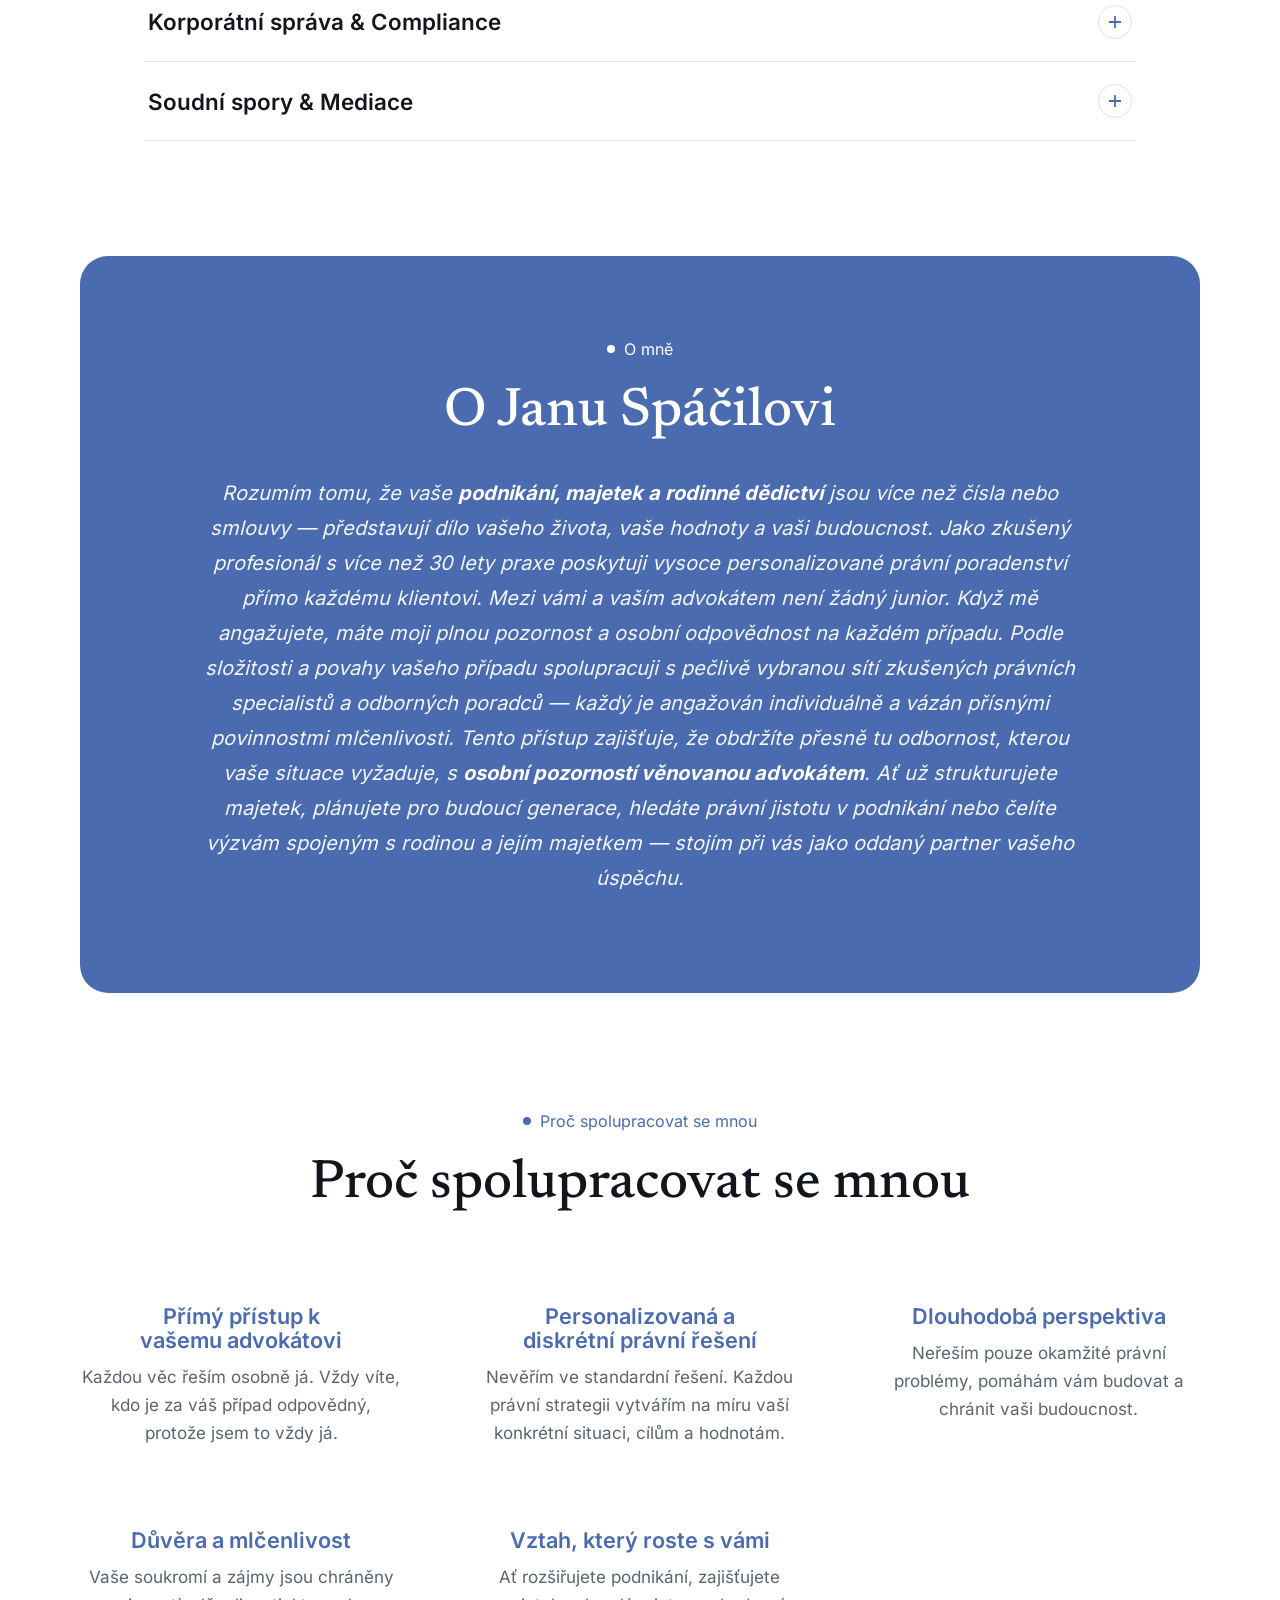
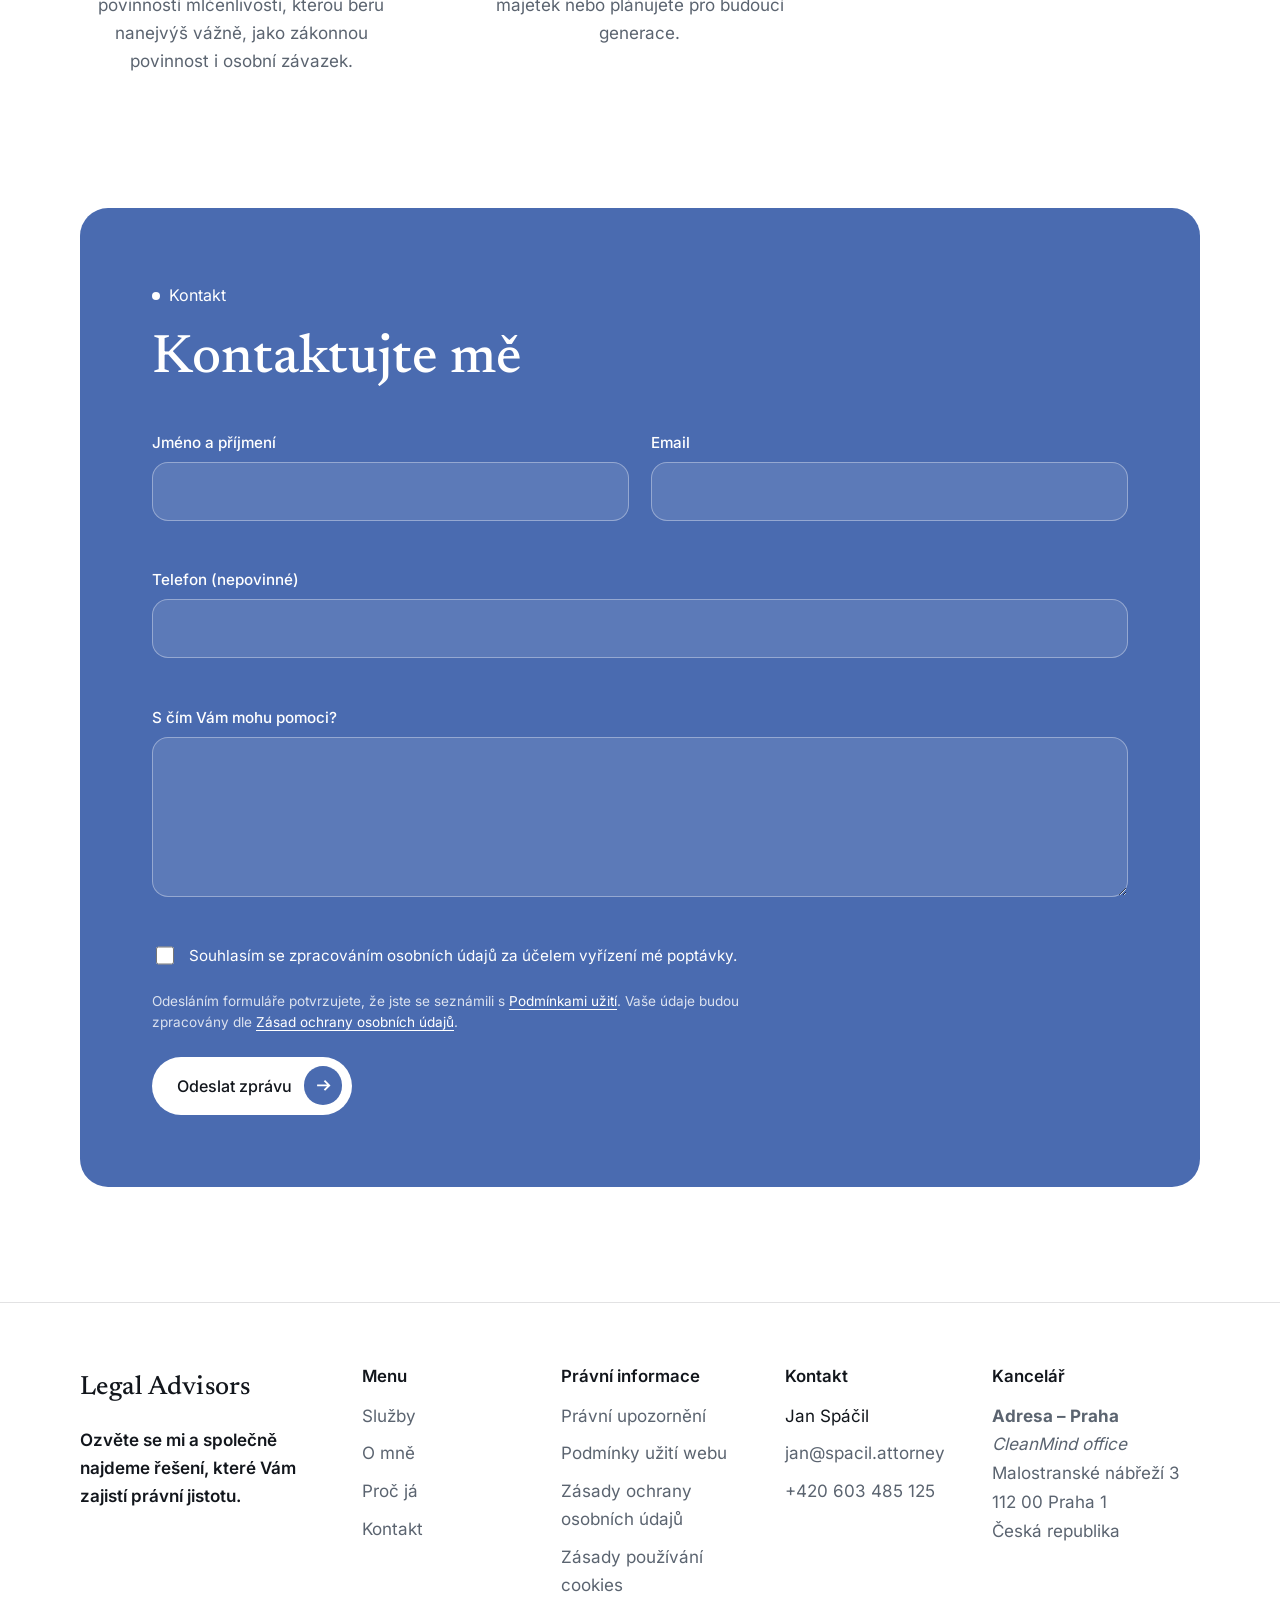
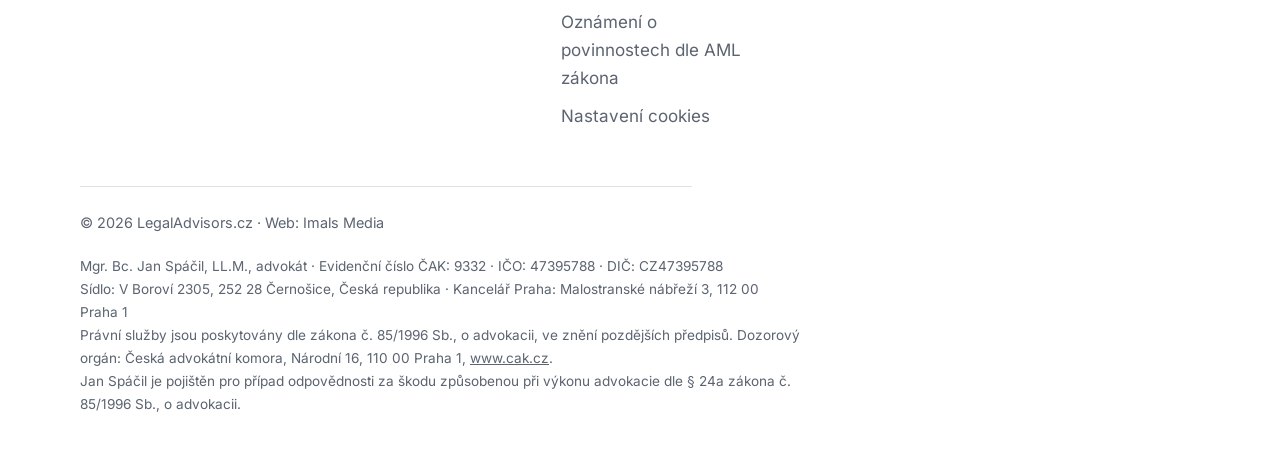
<file: cz/index.html>
<!DOCTYPE html>
<html lang="cs">
<head>
  <meta charset="UTF-8">
  <meta name="viewport" content="width=device-width, initial-scale=1">
  <title>LegalAdvisors.cz | Advokátní služby pro rodiny, podnikatele a investory</title>
  <meta name="description" content="LegalAdvisors.cz — Spolupracuji s podnikateli, investory a rodinami, abychom s jistotou a přehledností řešili složité právní záležitosti.">
  <link rel="canonical" href="https://legaladvisors.cz/cz/">
  <link rel="alternate" hreflang="cs" href="https://legaladvisors.cz/cz/">
  <link rel="alternate" hreflang="en" href="https://legaladvisors.cz/">
  <link rel="alternate" hreflang="x-default" href="https://legaladvisors.cz/">
  <meta property="og:type" content="website">
  <meta property="og:url" content="https://legaladvisors.cz/cz/">
  <meta property="og:title" content="LegalAdvisors.cz">
  <meta property="og:description" content="Vaše dědictví. Vaše bezpečí. Moje odbornost.">
  <meta property="og:image" content="https://legaladvisors.cz/assets/img/og.png">
  <meta name="twitter:card" content="summary_large_image">
  <link rel="icon" href="/assets/img/favicon.svg" type="image/svg+xml">
  <link rel="preload" href="/assets/fonts/newsreader-latin-ext-wght-normal.woff2" as="font" type="font/woff2" crossorigin>
  <link rel="preload" href="/assets/fonts/inter-latin-ext-wght-normal.woff2" as="font" type="font/woff2" crossorigin>
  <link rel="stylesheet" href="/assets/css/style.css">
  <script type="application/ld+json">
  {
    "@context": "https://schema.org",
    "@type": "Attorney",
    "name": "LegalAdvisors.cz",
    "url": "https://legaladvisors.cz/",
    "email": "jan@spacil.attorney",
    "telephone": "+420603485125",
    "identifier": "47395788",
    "vatID": "CZ47395788",
    "founder": { "@type": "Person", "name": "Jan Spáčil" },
    "memberOf": {
      "@type": "Organization",
      "name": "Česká advokátní komora",
      "url": "https://www.cak.cz"
    },
    "address": {
      "@type": "PostalAddress",
      "streetAddress": "Malostranské nábřeží 3",
      "postalCode": "112 00",
      "addressLocality": "Praha 1",
      "addressCountry": "CZ"
    },
    "areaServed": "CZ"
  }
  </script>
</head>
<body>
  <a class="skip-link" href="#main">Přeskočit na obsah</a>

  <header class="site-header">
    <div class="container header-inner">
      <a class="logo" href="/cz/">Legal Advisors</a>
      <nav class="site-nav" id="site-nav" aria-label="Hlavní navigace">
        <ul>
          <li><a href="#services">Služby</a></li>
          <li><a href="#about">O mně</a></li>
          <li><a href="#why-us">Proč já</a></li>
        </ul>
      </nav>
      <a class="btn btn-primary header-cta" href="#contact">
        <span class="btn-label">Kontakt</span>
        <span class="btn-icon" aria-hidden="true">
          <svg viewBox="0 0 16 16" fill="none" stroke="currentColor" stroke-width="1.8"><path d="M2 8h11M9 3.5 13.5 8 9 12.5"/></svg>
        </span>
      </a>
      <nav class="lang-switch" aria-label="Výběr jazyka">
        <span class="active" aria-current="true" lang="cs">CZ</span>
        <span class="sep" aria-hidden="true">/</span>
        <a href="/" hreflang="en" lang="en" data-lang-link>EN</a>
      </nav>
      <button class="nav-toggle" aria-expanded="false" aria-controls="site-nav" aria-label="Otevřít menu">
        <svg viewBox="0 0 20 20" fill="none" stroke="currentColor" stroke-width="1.8" aria-hidden="true"><path d="M2 5h16M2 10h16M2 15h16"/></svg>
      </button>
    </div>
  </header>

  <main id="main">

    <section class="hero container">
      <div class="hero-card on-blue">
        <div>
          <h1 class="hero-title">Vaše dědictví.<br>Vaše bezpečí.<br>Moje odbornost.</h1>
          <p class="hero-quote">„Jsem více než právní poradce — jsem váš oddaný partner při ochraně majetku, zajištění dědictví a navigaci složitými právními otázkami s jistotou a přehledností. Váš úspěch a váš klid jsou mou prioritou.“</p>
          <div class="hero-actions">
            <a class="btn btn-light" href="#contact">
              <span class="btn-label">Kontakt</span>
              <span class="btn-icon" aria-hidden="true">
                <svg viewBox="0 0 16 16" fill="none" stroke="currentColor" stroke-width="1.8"><path d="M2 8h11M9 3.5 13.5 8 9 12.5"/></svg>
              </span>
            </a>
            <a class="btn btn-ghost" href="#services">Co dělám</a>
          </div>
        </div>
        <figure class="hero-media">
          <img src="/assets/img/hero.png" alt="Advokát Jan Spáčil ve své kanceláři" width="890" height="1100" fetchpriority="high">
          <figcaption class="hero-caption"><strong>Jan Spáčil</strong>, advokát</figcaption>
        </figure>
      </div>
    </section>

    <section class="section container" id="services">
      <div class="section-head reveal">
        <p class="section-label">Služby</p>
        <h2 class="section-title">Mé klíčové služby – Přehledně a srozumitelně</h2>
      </div>
      <div class="services-list reveal">
        <div class="service is-open">
          <h3><button class="service-trigger" aria-expanded="true" aria-controls="service-1">
            <span>Správa rodinného majetku &amp; Ochrana bohatství</span>
            <span class="service-icon" aria-hidden="true"><svg viewBox="0 0 16 16" fill="none" stroke="currentColor" stroke-width="1.8"><path d="M8 2v12M2 8h12"/></svg></span>
          </button></h3>
          <div class="service-panel" id="service-1"><div>
            <p>„Pomáhám Vám chránit a efektivně spravovat rodinný majetek tak, aby sloužil potřebám členů rodiny, přinášel radost a mohl být bezpečně dalším generacím.“</p>
          </div></div>
        </div>
        <div class="service">
          <h3><button class="service-trigger" aria-expanded="false" aria-controls="service-2">
            <span>Rodinné &amp; Dědické právo</span>
            <span class="service-icon" aria-hidden="true"><svg viewBox="0 0 16 16" fill="none" stroke="currentColor" stroke-width="1.8"><path d="M8 2v12M2 8h12"/></svg></span>
          </button></h3>
          <div class="service-panel" id="service-2"><div>
            <p>„Provedu Vás rodinnými právními záležitostmi s náležitou péčí a diskrétností – od plánování pozůstalosti až po spory o dědictví. Vždy přitom kladu důraz na spravedlnost a dlouhodobou stabilitu.“</p>
          </div></div>
        </div>
        <div class="service">
          <h3><button class="service-trigger" aria-expanded="false" aria-controls="service-3">
            <span>Korporátní &amp; Smluvní právo</span>
            <span class="service-icon" aria-hidden="true"><svg viewBox="0 0 16 16" fill="none" stroke="currentColor" stroke-width="1.8"><path d="M8 2v12M2 8h12"/></svg></span>
          </button></h3>
          <div class="service-panel" id="service-3"><div>
            <p>„Zajistím, aby Vaše podnikání mělo pevné právní základy – od založení a vedení firmy po smluvní vztahy.“</p>
          </div></div>
        </div>
        <div class="service">
          <h3><button class="service-trigger" aria-expanded="false" aria-controls="service-4">
            <span>Právo nemovitostí</span>
            <span class="service-icon" aria-hidden="true"><svg viewBox="0 0 16 16" fill="none" stroke="currentColor" stroke-width="1.8"><path d="M8 2v12M2 8h12"/></svg></span>
          </button></h3>
          <div class="service-panel" id="service-4"><div>
            <p>„Bezpečná akvizice, prodej i správa nemovitostí s důrazem na právní jistotu a ochranu Vašich investic.“</p>
          </div></div>
        </div>
        <div class="service">
          <h3><button class="service-trigger" aria-expanded="false" aria-controls="service-5">
            <span>Pracovní právo</span>
            <span class="service-icon" aria-hidden="true"><svg viewBox="0 0 16 16" fill="none" stroke="currentColor" stroke-width="1.8"><path d="M8 2v12M2 8h12"/></svg></span>
          </button></h3>
          <div class="service-panel" id="service-5"><div>
            <p>„Pomůžu Vám nastavit pracovněprávní vztahy tak, aby byly férové a bezpečné pro všechny strany a sloužily Vašemu podnikání.“</p>
          </div></div>
        </div>
        <div class="service">
          <h3><button class="service-trigger" aria-expanded="false" aria-controls="service-6">
            <span>Korporátní správa &amp; Compliance</span>
            <span class="service-icon" aria-hidden="true"><svg viewBox="0 0 16 16" fill="none" stroke="currentColor" stroke-width="1.8"><path d="M8 2v12M2 8h12"/></svg></span>
          </button></h3>
          <div class="service-panel" id="service-6"><div>
            <p>„Právní dohled nad správou a řízením firmy, který minimalizuje rizika a posiluje její stabilitu.“</p>
          </div></div>
        </div>
        <div class="service">
          <h3><button class="service-trigger" aria-expanded="false" aria-controls="service-7">
            <span>Soudní spory &amp; Mediace</span>
            <span class="service-icon" aria-hidden="true"><svg viewBox="0 0 16 16" fill="none" stroke="currentColor" stroke-width="1.8"><path d="M8 2v12M2 8h12"/></svg></span>
          </button></h3>
          <div class="service-panel" id="service-7"><div>
            <p>„Najdu nejefektivnější cestu k vyřešení sporů – ať už prostřednictvím vyjednávání, mediace nebo soudního řízení.“</p>
          </div></div>
        </div>
      </div>
    </section>

    <section class="section container" id="about">
      <div class="about-card on-blue reveal">
        <p class="section-label">O mně</p>
        <h2 class="section-title">O Janu Spáčilovi</h2>
        <p class="about-text">Rozumím tomu, že vaše <strong>podnikání, majetek a rodinné dědictví</strong> jsou více než čísla nebo smlouvy — představují dílo vašeho života, vaše hodnoty a vaši budoucnost. Jako zkušený profesionál s více než 30 lety praxe poskytuji vysoce personalizované právní poradenství přímo každému klientovi. Mezi vámi a vaším advokátem není žádný junior. Když mě angažujete, máte moji plnou pozornost a osobní odpovědnost na každém případu. Podle složitosti a povahy vašeho případu spolupracuji s pečlivě vybranou sítí zkušených právních specialistů a odborných poradců — každý je angažován individuálně a vázán přísnými povinnostmi mlčenlivosti. Tento přístup zajišťuje, že obdržíte přesně tu odbornost, kterou vaše situace vyžaduje, s <strong>osobní pozorností věnovanou advokátem</strong>. Ať už strukturujete majetek, plánujete pro budoucí generace, hledáte právní jistotu v podnikání nebo čelíte výzvám spojeným s rodinou a jejím majetkem — stojím při vás jako oddaný partner vašeho úspěchu.</p>
      </div>
    </section>

    <section class="section container" id="why-us">
      <div class="section-head reveal">
        <p class="section-label">Proč spolupracovat se mnou</p>
        <h2 class="section-title">Proč spolupracovat se mnou</h2>
      </div>
      <div class="benefits-grid">
        <div class="benefit reveal">
          <h3>Přímý přístup k vašemu advokátovi</h3>
          <p>Každou věc řeším osobně já. Vždy víte, kdo je za váš případ odpovědný, protože jsem to vždy já.</p>
        </div>
        <div class="benefit reveal">
          <h3>Personalizovaná a diskrétní právní řešení</h3>
          <p>Nevěřím ve standardní řešení. Každou právní strategii vytvářím na míru vaší konkrétní situaci, cílům a hodnotám.</p>
        </div>
        <div class="benefit reveal">
          <h3>Dlouhodobá perspektiva</h3>
          <p>Neřeším pouze okamžité právní problémy, pomáhám vám budovat a chránit vaši budoucnost.</p>
        </div>
        <div class="benefit reveal">
          <h3>Důvěra a mlčenlivost</h3>
          <p>Vaše soukromí a zájmy jsou chráněny povinností mlčenlivosti, kterou beru nanejvýš vážně, jako zákonnou povinnost i osobní závazek.</p>
        </div>
        <div class="benefit reveal">
          <h3>Vztah, který roste s vámi</h3>
          <p>Ať rozšiřujete podnikání, zajišťujete majetek nebo plánujete pro budoucí generace.</p>
        </div>
      </div>
    </section>

    <section class="section container" id="contact">
      <div class="contact-card on-blue reveal">
        <p class="section-label">Kontakt</p>
        <h2 class="section-title">Kontaktujte mě</h2>
        <form class="contact-form" id="contact-form" novalidate>
          <p class="hp-field" aria-hidden="true">
            <label for="company">Nevyplňujte</label>
            <input type="text" id="company" name="company" tabindex="-1" autocomplete="off">
          </p>
          <div class="form-field">
            <label for="f-name">Jméno a příjmení</label>
            <input type="text" id="f-name" name="name" autocomplete="name" required aria-describedby="err-name">
            <p class="field-error" id="err-name"></p>
          </div>
          <div class="form-field">
            <label for="f-email">Email</label>
            <input type="email" id="f-email" name="email" autocomplete="email" required aria-describedby="err-email">
            <p class="field-error" id="err-email"></p>
          </div>
          <div class="form-field span-2">
            <label for="f-phone">Telefon (nepovinné)</label>
            <input type="tel" id="f-phone" name="phone" autocomplete="tel" aria-describedby="err-phone">
            <p class="field-error" id="err-phone"></p>
          </div>
          <div class="form-field span-2">
            <label for="f-message">S čím Vám mohu pomoci?</label>
            <textarea id="f-message" name="message" required aria-describedby="err-message"></textarea>
            <p class="field-error" id="err-message"></p>
          </div>
          <label class="form-consent">
            <input type="checkbox" name="consent" required>
            <span>Souhlasím se zpracováním osobních údajů za účelem vyřízení mé poptávky.</span>
          </label>
          <p class="form-note">Odesláním formuláře potvrzujete, že jste se seznámili s <a href="/cz/podminky-uziti/">Podmínkami užití</a>. Vaše údaje budou zpracovány dle <a href="/cz/zasady-ochrany-osobnich-udaju/">Zásad ochrany osobních údajů</a>.</p>
          <div class="form-footer">
            <button class="btn btn-light" type="submit">
              <span class="btn-label">Odeslat zprávu</span>
              <span class="btn-icon" aria-hidden="true">
                <svg viewBox="0 0 16 16" fill="none" stroke="currentColor" stroke-width="1.8"><path d="M2 8h11M9 3.5 13.5 8 9 12.5"/></svg>
              </span>
            </button>
            <p class="form-status" role="status" aria-live="polite"></p>
          </div>
        </form>
      </div>
    </section>

  </main>

  <footer class="site-footer">
    <div class="container">
      <div class="footer-grid">
        <div class="footer-brand">
          <a class="logo" href="/cz/">Legal Advisors</a>
          <p class="footer-tagline">Ozvěte se mi a společně najdeme řešení, které Vám zajistí právní jistotu.</p>
        </div>
        <div class="footer-col">
          <h2>Menu</h2>
          <ul>
            <li><a href="#services">Služby</a></li>
            <li><a href="#about">O mně</a></li>
            <li><a href="#why-us">Proč já</a></li>
            <li><a href="#contact">Kontakt</a></li>
          </ul>
        </div>
        <div class="footer-col">
          <h2>Právní informace</h2>
          <ul>
            <li><a href="/cz/pravni-upozorneni/">Právní upozornění</a></li>
            <li><a href="/cz/podminky-uziti/">Podmínky užití webu</a></li>
            <li><a href="/cz/zasady-ochrany-osobnich-udaju/">Zásady ochrany osobních údajů</a></li>
            <li><a href="/cz/zasady-cookies/">Zásady používání cookies</a></li>
            <li><a href="/cz/aml/">Oznámení o povinnostech dle AML zákona</a></li>
            <li><button type="button" class="link-btn" data-cookie-settings>Nastavení cookies</button></li>
          </ul>
        </div>
        <div class="footer-col">
          <h2>Kontakt</h2>
          <ul>
            <li>Jan Spáčil</li>
            <li><a href="mailto:jan@spacil.attorney">jan@spacil.attorney</a></li>
            <li><a href="tel:+420603485125">+420 603 485 125</a></li>
          </ul>
        </div>
        <div class="footer-col">
          <h2>Kancelář</h2>
          <address>
            <strong>Adresa – Praha</strong><br>
            <span class="office-name">CleanMind office</span><br>
            Malostranské nábřeží 3<br>
            112 00 Praha 1<br>
            Česká republika
          </address>
        </div>
      </div>
      <p class="footer-bottom">© <span data-year>2025</span> LegalAdvisors.cz · Web: Imals Media</p>
      <p class="footer-legal">
        Mgr. Bc. Jan Spáčil, LL.M., advokát · Evidenční číslo ČAK: 9332 · IČO: 47395788 · DIČ: CZ47395788<br>
        Sídlo: V Boroví 2305, 252 28 Černošice, Česká republika · Kancelář Praha: Malostranské nábřeží 3, 112 00 Praha 1<br>
        Právní služby jsou poskytovány dle zákona č. 85/1996 Sb., o advokacii, ve znění pozdějších předpisů. Dozorový orgán: Česká advokátní komora, Národní 16, 110 00 Praha 1, <a href="https://www.cak.cz" rel="noopener">www.cak.cz</a>.<br>
        Jan Spáčil je pojištěn pro případ odpovědnosti za škodu způsobenou při výkonu advokacie dle § 24a zákona č. 85/1996 Sb., o advokacii.
      </p>
    </div>
  </footer>

  <script src="/assets/js/main.js" defer></script>
</body>
</html>
</file>
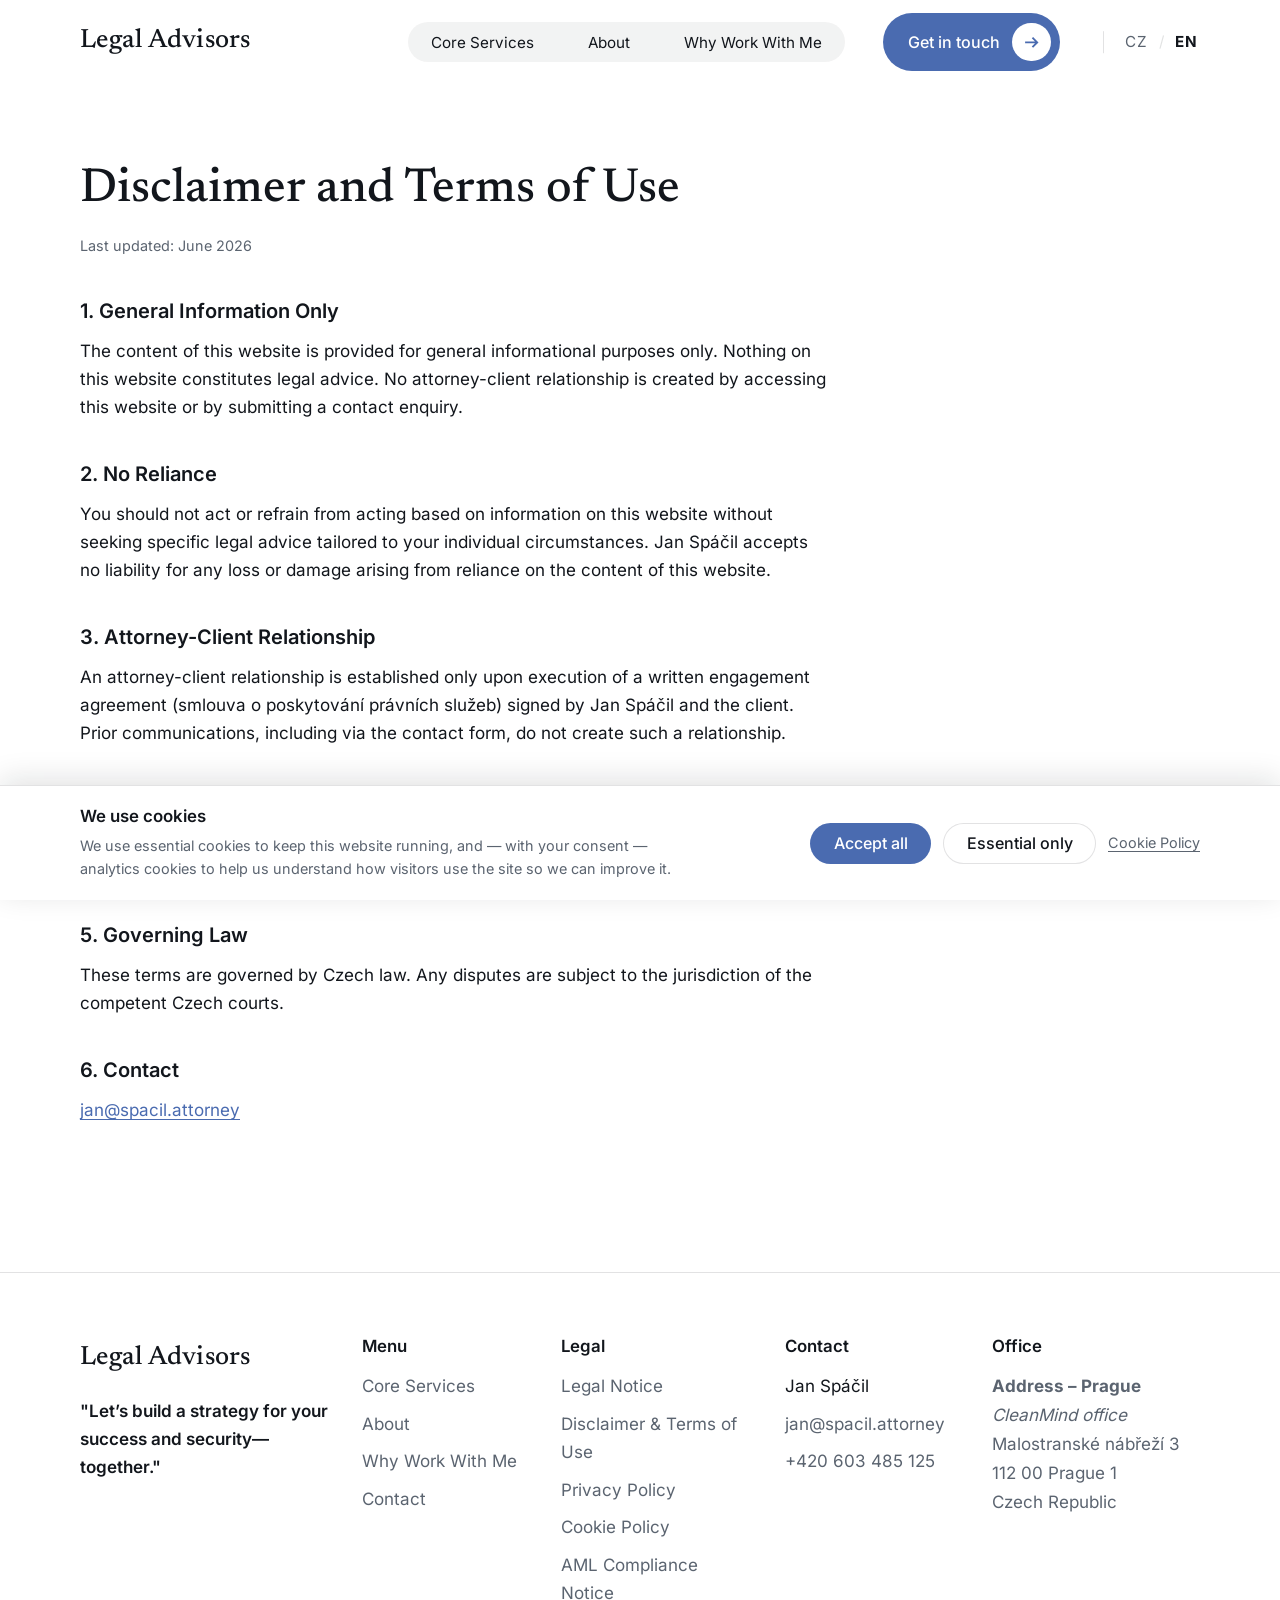
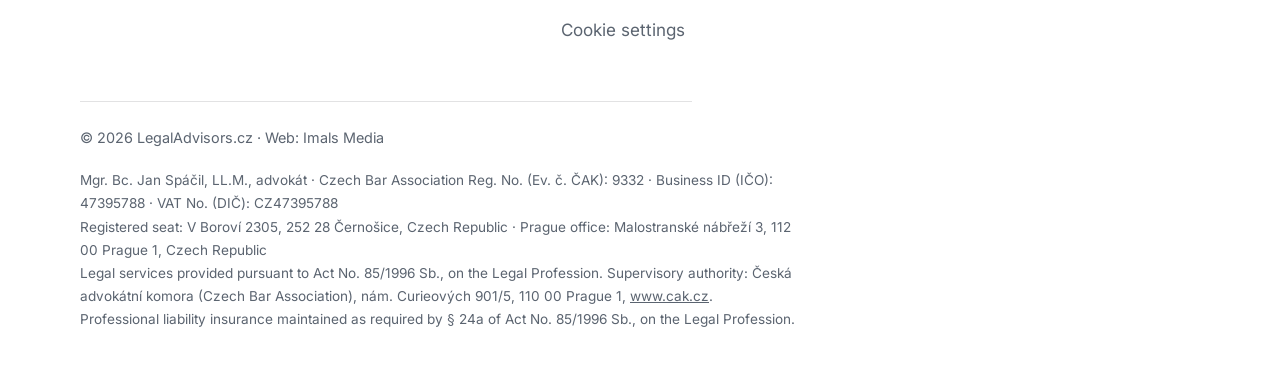
<file: disclaimer/index.html>
<!DOCTYPE html>
<html lang="en">
<head>
  <meta charset="UTF-8">
  <meta name="viewport" content="width=device-width, initial-scale=1">
  <title>Disclaimer and Terms of Use | LegalAdvisors.cz</title>
  <meta name="description" content="Disclaimer and terms of use for LegalAdvisors.cz — the website provides general information only and creates no attorney-client relationship.">
  <link rel="canonical" href="https://legaladvisors.cz/disclaimer/">
  <link rel="alternate" hreflang="en" href="https://legaladvisors.cz/disclaimer/">
  <link rel="alternate" hreflang="cs" href="https://legaladvisors.cz/cz/podminky-uziti/">
  <link rel="alternate" hreflang="x-default" href="https://legaladvisors.cz/disclaimer/">
  <meta name="robots" content="index, follow">
  <meta property="og:type" content="article">
  <meta property="og:url" content="https://legaladvisors.cz/disclaimer/">
  <meta property="og:title" content="Disclaimer and Terms of Use | LegalAdvisors.cz">
  <meta property="og:description" content="Disclaimer and terms of use for LegalAdvisors.cz — the website provides general information only and creates no attorney-client relationship.">
  <meta property="og:image" content="https://legaladvisors.cz/assets/img/og.png">
  <meta name="twitter:card" content="summary_large_image">
  <link rel="icon" href="/assets/img/favicon.svg" type="image/svg+xml">
  <link rel="preload" href="/assets/fonts/newsreader-latin-ext-wght-normal.woff2" as="font" type="font/woff2" crossorigin>
  <link rel="preload" href="/assets/fonts/inter-latin-ext-wght-normal.woff2" as="font" type="font/woff2" crossorigin>
  <link rel="stylesheet" href="/assets/css/style.css">
</head>
<body>
  <a class="skip-link" href="#main">Skip to content</a>

  <header class="site-header">
    <div class="container header-inner">
      <a class="logo" href="/">Legal Advisors</a>
      <nav class="site-nav" id="site-nav" aria-label="Main navigation">
        <ul>
          <li><a href="/#services">Core Services</a></li>
          <li><a href="/#about">About</a></li>
          <li><a href="/#why-us">Why Work With Me</a></li>
        </ul>
      </nav>
      <a class="btn btn-primary header-cta" href="/#contact">
        <span class="btn-label">Get in touch</span>
        <span class="btn-icon" aria-hidden="true">
          <svg viewBox="0 0 16 16" fill="none" stroke="currentColor" stroke-width="1.8"><path d="M2 8h11M9 3.5 13.5 8 9 12.5"/></svg>
        </span>
      </a>
      <nav class="lang-switch" aria-label="Language selection">
        <a href="/cz/podminky-uziti/" hreflang="cs" lang="cs">CZ</a>
        <span class="sep" aria-hidden="true">/</span>
        <span class="active" aria-current="true" lang="en">EN</span>
      </nav>
      <button class="nav-toggle" aria-expanded="false" aria-controls="site-nav" aria-label="Open menu">
        <svg viewBox="0 0 20 20" fill="none" stroke="currentColor" stroke-width="1.8" aria-hidden="true"><path d="M2 5h16M2 10h16M2 15h16"/></svg>
      </button>
    </div>
  </header>

  <main id="main" class="container section legal-page">
    <h1>Disclaimer and Terms of Use</h1>
    <p class="updated">Last updated: June 2026</p>

    <h2>1. General Information Only</h2>
    <p>The content of this website is provided for general informational purposes only. Nothing on this website constitutes legal advice. No attorney-client relationship is created by accessing this website or by submitting a contact enquiry.</p>

    <h2>2. No Reliance</h2>
    <p>You should not act or refrain from acting based on information on this website without seeking specific legal advice tailored to your individual circumstances. Jan Spáčil accepts no liability for any loss or damage arising from reliance on the content of this website.</p>

    <h2>3. Attorney-Client Relationship</h2>
    <p>An attorney-client relationship is established only upon execution of a written engagement agreement (smlouva o poskytování právních služeb) signed by Jan Spáčil and the client. Prior communications, including via the contact form, do not create such a relationship.</p>

    <h2>4. Professional Liability</h2>
    <p>Jan Spáčil maintains professional indemnity insurance as required by § 24a of Act No. 85/1996 Sb., on the Legal Profession.</p>

    <h2>5. Governing Law</h2>
    <p>These terms are governed by Czech law. Any disputes are subject to the jurisdiction of the competent Czech courts.</p>

    <h2>6. Contact</h2>
    <p><a href="mailto:jan@spacil.attorney">jan@spacil.attorney</a></p>
  </main>

  <footer class="site-footer">
    <div class="container">
      <div class="footer-grid">
        <div class="footer-brand">
          <a class="logo" href="/">Legal Advisors</a>
          <p class="footer-tagline">"Let’s build a strategy for your success and security—together."</p>
        </div>
        <div class="footer-col">
          <h2>Menu</h2>
          <ul>
            <li><a href="/#services">Core Services</a></li>
            <li><a href="/#about">About</a></li>
            <li><a href="/#why-us">Why Work With Me</a></li>
            <li><a href="/#contact">Contact</a></li>
          </ul>
        </div>
        <div class="footer-col">
          <h2>Legal</h2>
          <ul>
            <li><a href="/legal-notice/">Legal Notice</a></li>
            <li><a href="/disclaimer/">Disclaimer &amp; Terms of Use</a></li>
            <li><a href="/privacy-policy/">Privacy Policy</a></li>
            <li><a href="/cookie-policy/">Cookie Policy</a></li>
            <li><a href="/aml-notice/">AML Compliance Notice</a></li>
            <li><button type="button" class="link-btn" data-cookie-settings>Cookie settings</button></li>
          </ul>
        </div>
        <div class="footer-col">
          <h2>Contact</h2>
          <ul>
            <li>Jan Spáčil</li>
            <li><a href="mailto:jan@spacil.attorney">jan@spacil.attorney</a></li>
            <li><a href="tel:+420603485125">+420 603 485 125</a></li>
          </ul>
        </div>
        <div class="footer-col">
          <h2>Office</h2>
          <address>
            <strong>Address – Prague</strong><br>
            <span class="office-name">CleanMind office</span><br>
            Malostranské nábřeží 3<br>
            112 00 Prague 1<br>
            Czech Republic
          </address>
        </div>
      </div>
      <p class="footer-bottom">© <span data-year>2025</span> LegalAdvisors.cz · Web: Imals Media</p>
      <p class="footer-legal">
        Mgr. Bc. Jan Spáčil, LL.M., advokát · Czech Bar Association Reg. No. (Ev. č. ČAK): 9332 · Business ID (IČO): 47395788 · VAT No. (DIČ): CZ47395788<br>
        Registered seat: V Boroví 2305, 252 28 Černošice, Czech Republic · Prague office: Malostranské nábřeží 3, 112 00 Prague 1, Czech Republic<br>
        Legal services provided pursuant to Act No. 85/1996 Sb., on the Legal Profession. Supervisory authority: Česká advokátní komora (Czech Bar Association), nám. Curieových 901/5, 110 00 Prague 1, <a href="https://www.cak.cz" rel="noopener">www.cak.cz</a>.<br>
        Professional liability insurance maintained as required by § 24a of Act No. 85/1996 Sb., on the Legal Profession.
      </p>
    </div>
  </footer>

  <script src="/assets/js/main.js" defer></script>
</body>
</html>
</file>
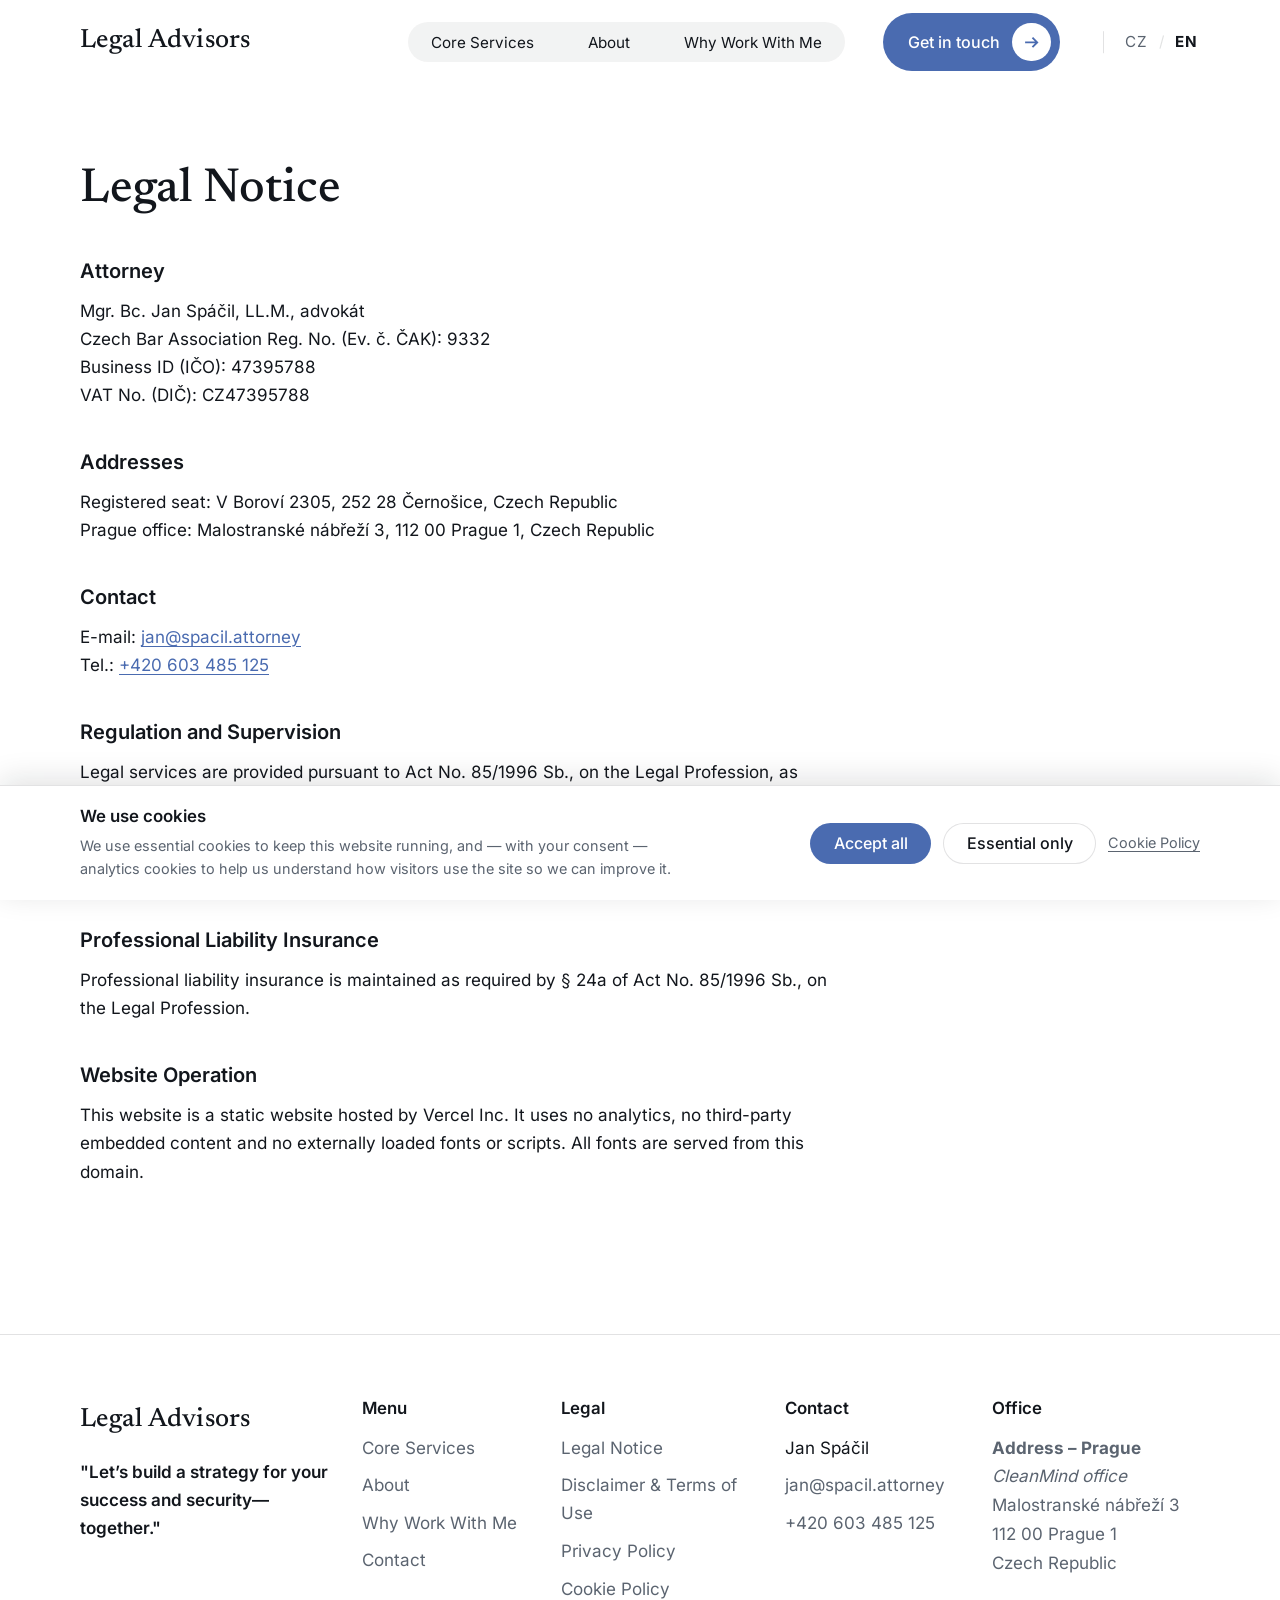
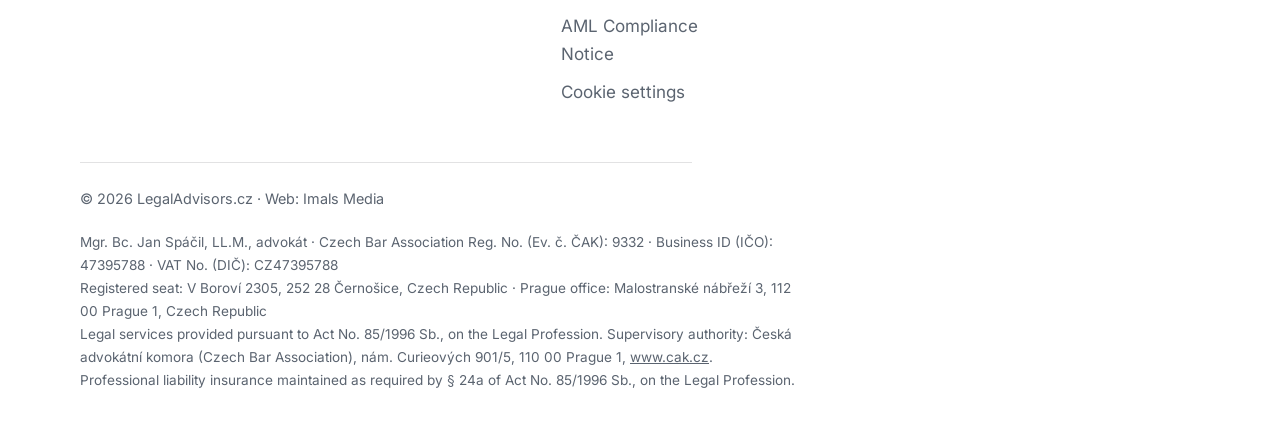
<file: legal-notice/index.html>
<!DOCTYPE html>
<html lang="en">
<head>
  <meta charset="UTF-8">
  <meta name="viewport" content="width=device-width, initial-scale=1">
  <title>Legal Notice | LegalAdvisors.cz</title>
  <meta name="description" content="Legal notice for LegalAdvisors.cz — attorney details, Czech Bar Association registration, supervisory authority and professional liability insurance.">
  <link rel="canonical" href="https://legaladvisors.cz/legal-notice/">
  <link rel="alternate" hreflang="en" href="https://legaladvisors.cz/legal-notice/">
  <link rel="alternate" hreflang="cs" href="https://legaladvisors.cz/cz/pravni-upozorneni/">
  <link rel="alternate" hreflang="x-default" href="https://legaladvisors.cz/legal-notice/">
  <meta name="robots" content="index, follow">
  <meta property="og:type" content="article">
  <meta property="og:url" content="https://legaladvisors.cz/legal-notice/">
  <meta property="og:title" content="Legal Notice | LegalAdvisors.cz">
  <meta property="og:description" content="Legal notice for LegalAdvisors.cz — attorney details, Czech Bar Association registration, supervisory authority and professional liability insurance.">
  <meta property="og:image" content="https://legaladvisors.cz/assets/img/og.png">
  <meta name="twitter:card" content="summary_large_image">
  <link rel="icon" href="/assets/img/favicon.svg" type="image/svg+xml">
  <link rel="preload" href="/assets/fonts/newsreader-latin-ext-wght-normal.woff2" as="font" type="font/woff2" crossorigin>
  <link rel="preload" href="/assets/fonts/inter-latin-ext-wght-normal.woff2" as="font" type="font/woff2" crossorigin>
  <link rel="stylesheet" href="/assets/css/style.css">
</head>
<body>
  <a class="skip-link" href="#main">Skip to content</a>

  <header class="site-header">
    <div class="container header-inner">
      <a class="logo" href="/">Legal Advisors</a>
      <nav class="site-nav" id="site-nav" aria-label="Main navigation">
        <ul>
          <li><a href="/#services">Core Services</a></li>
          <li><a href="/#about">About</a></li>
          <li><a href="/#why-us">Why Work With Me</a></li>
        </ul>
      </nav>
      <a class="btn btn-primary header-cta" href="/#contact">
        <span class="btn-label">Get in touch</span>
        <span class="btn-icon" aria-hidden="true">
          <svg viewBox="0 0 16 16" fill="none" stroke="currentColor" stroke-width="1.8"><path d="M2 8h11M9 3.5 13.5 8 9 12.5"/></svg>
        </span>
      </a>
      <nav class="lang-switch" aria-label="Language selection">
        <a href="/cz/pravni-upozorneni/" hreflang="cs" lang="cs">CZ</a>
        <span class="sep" aria-hidden="true">/</span>
        <span class="active" aria-current="true" lang="en">EN</span>
      </nav>
      <button class="nav-toggle" aria-expanded="false" aria-controls="site-nav" aria-label="Open menu">
        <svg viewBox="0 0 20 20" fill="none" stroke="currentColor" stroke-width="1.8" aria-hidden="true"><path d="M2 5h16M2 10h16M2 15h16"/></svg>
      </button>
    </div>
  </header>

  <main id="main" class="container section legal-page">
    <h1>Legal Notice</h1>

    <h2>Attorney</h2>
    <p>Mgr. Bc. Jan Spáčil, LL.M., advokát<br>
    Czech Bar Association Reg. No. (Ev. č. ČAK): 9332<br>
    Business ID (IČO): 47395788<br>
    VAT No. (DIČ): CZ47395788</p>

    <h2>Addresses</h2>
    <p>Registered seat: V Boroví 2305, 252 28 Černošice, Czech Republic<br>
    Prague office: Malostranské nábřeží 3, 112 00 Prague 1, Czech Republic</p>

    <h2>Contact</h2>
    <p>E-mail: <a href="mailto:jan@spacil.attorney">jan@spacil.attorney</a><br>
    Tel.: <a href="tel:+420603485125">+420 603 485 125</a></p>

    <h2>Regulation and Supervision</h2>
    <p>Legal services are provided pursuant to Act No. 85/1996 Sb., on the Legal Profession, as amended.</p>
    <p>Supervisory authority: Česká advokátní komora (Czech Bar Association), nám. Curieových 901/5, 110 00 Prague 1, <a href="https://www.cak.cz" rel="noopener">www.cak.cz</a>.</p>

    <h2>Professional Liability Insurance</h2>
    <p>Professional liability insurance is maintained as required by § 24a of Act No. 85/1996 Sb., on the Legal Profession.</p>

    <h2>Website Operation</h2>
    <p>This website is a static website hosted by Vercel Inc. It uses no analytics, no third-party embedded content and no externally loaded fonts or scripts. All fonts are served from this domain.</p>
  </main>

  <footer class="site-footer">
    <div class="container">
      <div class="footer-grid">
        <div class="footer-brand">
          <a class="logo" href="/">Legal Advisors</a>
          <p class="footer-tagline">"Let’s build a strategy for your success and security—together."</p>
        </div>
        <div class="footer-col">
          <h2>Menu</h2>
          <ul>
            <li><a href="/#services">Core Services</a></li>
            <li><a href="/#about">About</a></li>
            <li><a href="/#why-us">Why Work With Me</a></li>
            <li><a href="/#contact">Contact</a></li>
          </ul>
        </div>
        <div class="footer-col">
          <h2>Legal</h2>
          <ul>
            <li><a href="/legal-notice/">Legal Notice</a></li>
            <li><a href="/disclaimer/">Disclaimer &amp; Terms of Use</a></li>
            <li><a href="/privacy-policy/">Privacy Policy</a></li>
            <li><a href="/cookie-policy/">Cookie Policy</a></li>
            <li><a href="/aml-notice/">AML Compliance Notice</a></li>
            <li><button type="button" class="link-btn" data-cookie-settings>Cookie settings</button></li>
          </ul>
        </div>
        <div class="footer-col">
          <h2>Contact</h2>
          <ul>
            <li>Jan Spáčil</li>
            <li><a href="mailto:jan@spacil.attorney">jan@spacil.attorney</a></li>
            <li><a href="tel:+420603485125">+420 603 485 125</a></li>
          </ul>
        </div>
        <div class="footer-col">
          <h2>Office</h2>
          <address>
            <strong>Address – Prague</strong><br>
            <span class="office-name">CleanMind office</span><br>
            Malostranské nábřeží 3<br>
            112 00 Prague 1<br>
            Czech Republic
          </address>
        </div>
      </div>
      <p class="footer-bottom">© <span data-year>2025</span> LegalAdvisors.cz · Web: Imals Media</p>
      <p class="footer-legal">
        Mgr. Bc. Jan Spáčil, LL.M., advokát · Czech Bar Association Reg. No. (Ev. č. ČAK): 9332 · Business ID (IČO): 47395788 · VAT No. (DIČ): CZ47395788<br>
        Registered seat: V Boroví 2305, 252 28 Černošice, Czech Republic · Prague office: Malostranské nábřeží 3, 112 00 Prague 1, Czech Republic<br>
        Legal services provided pursuant to Act No. 85/1996 Sb., on the Legal Profession. Supervisory authority: Česká advokátní komora (Czech Bar Association), nám. Curieových 901/5, 110 00 Prague 1, <a href="https://www.cak.cz" rel="noopener">www.cak.cz</a>.<br>
        Professional liability insurance maintained as required by § 24a of Act No. 85/1996 Sb., on the Legal Profession.
      </p>
    </div>
  </footer>

  <script src="/assets/js/main.js" defer></script>
</body>
</html>
</file>
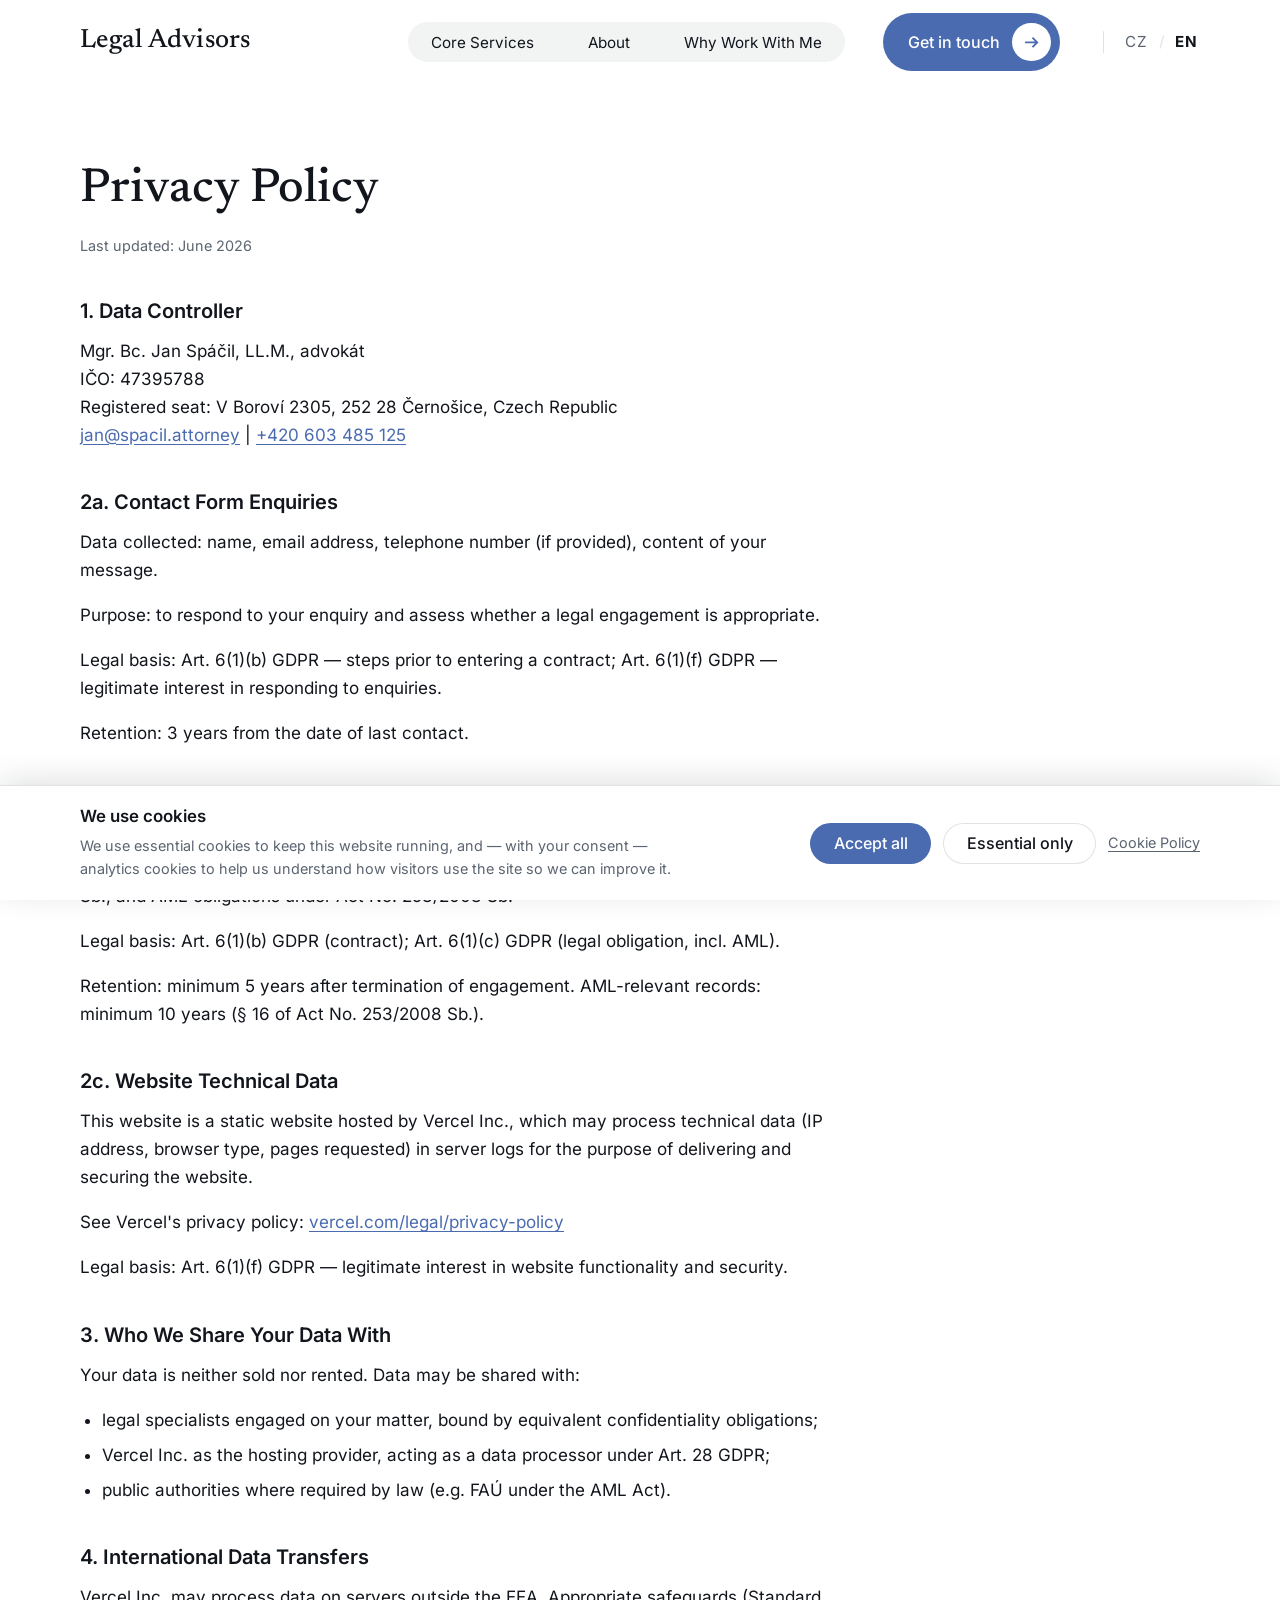
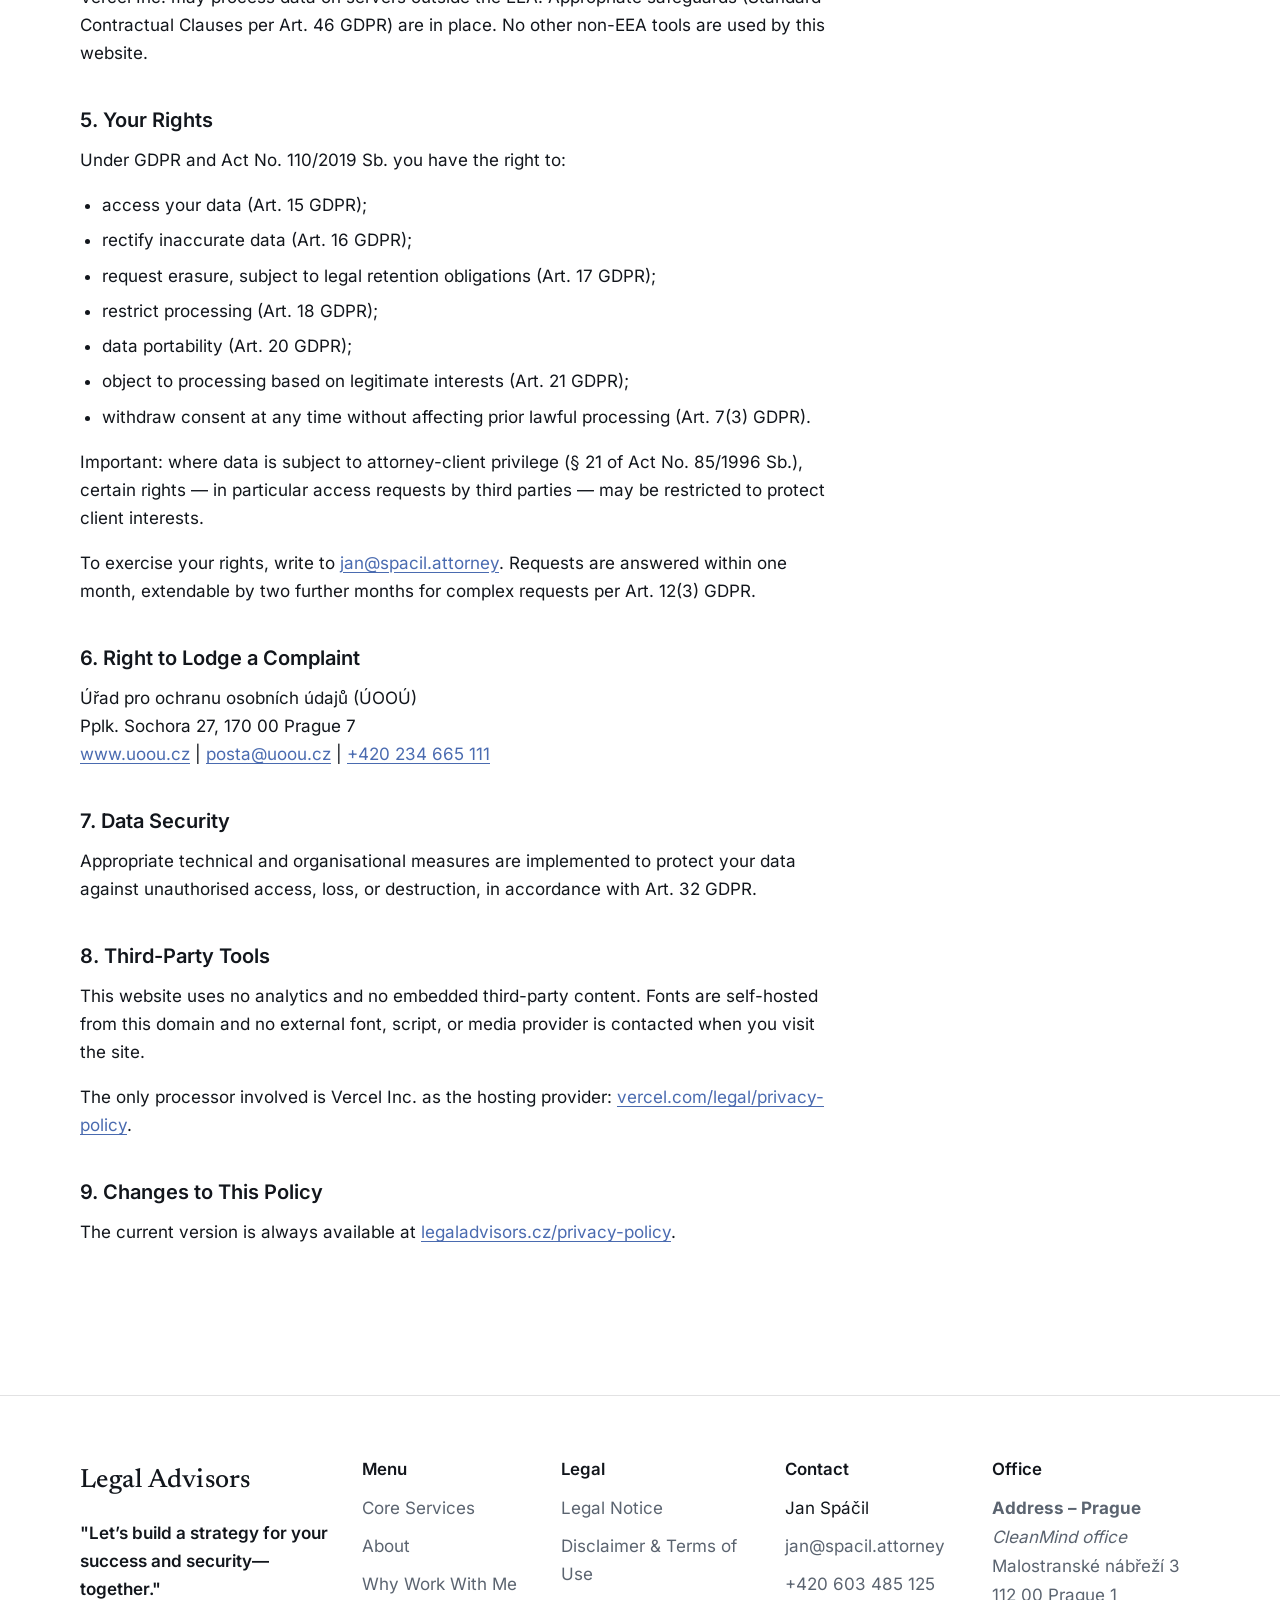
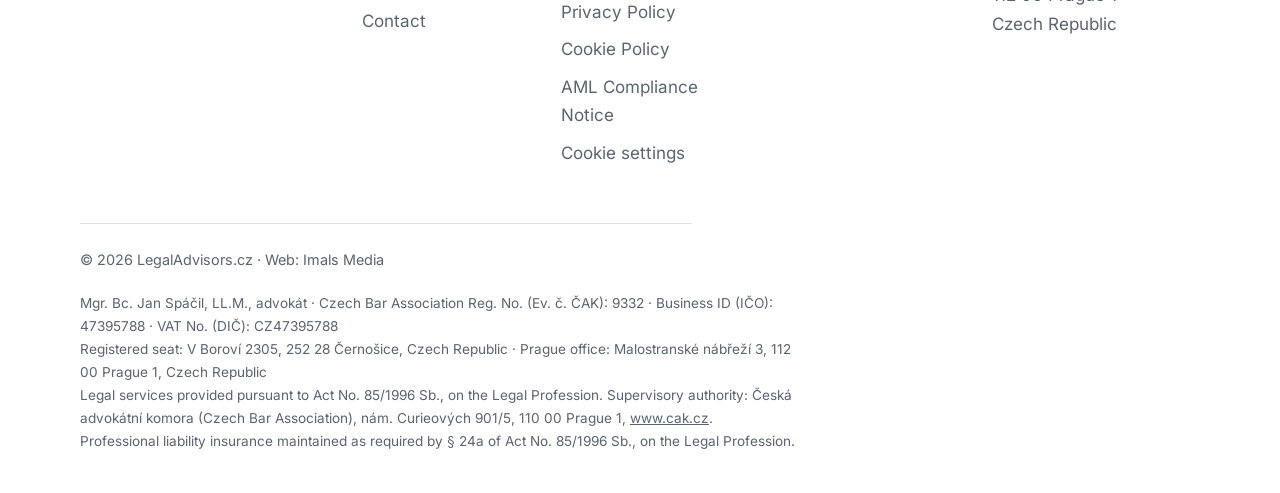
<file: privacy-policy/index.html>
<!DOCTYPE html>
<html lang="en">
<head>
  <meta charset="UTF-8">
  <meta name="viewport" content="width=device-width, initial-scale=1">
  <title>Privacy Policy | LegalAdvisors.cz</title>
  <meta name="description" content="How LegalAdvisors.cz processes personal data under the GDPR — contact form enquiries, client files, retention periods and your rights.">
  <link rel="canonical" href="https://legaladvisors.cz/privacy-policy/">
  <link rel="alternate" hreflang="en" href="https://legaladvisors.cz/privacy-policy/">
  <link rel="alternate" hreflang="cs" href="https://legaladvisors.cz/cz/zasady-ochrany-osobnich-udaju/">
  <link rel="alternate" hreflang="x-default" href="https://legaladvisors.cz/privacy-policy/">
  <meta name="robots" content="index, follow">
  <meta property="og:type" content="article">
  <meta property="og:url" content="https://legaladvisors.cz/privacy-policy/">
  <meta property="og:title" content="Privacy Policy | LegalAdvisors.cz">
  <meta property="og:description" content="How LegalAdvisors.cz processes personal data under the GDPR — contact form enquiries, client files, retention periods and your rights.">
  <meta property="og:image" content="https://legaladvisors.cz/assets/img/og.png">
  <meta name="twitter:card" content="summary_large_image">
  <link rel="icon" href="/assets/img/favicon.svg" type="image/svg+xml">
  <link rel="preload" href="/assets/fonts/newsreader-latin-ext-wght-normal.woff2" as="font" type="font/woff2" crossorigin>
  <link rel="preload" href="/assets/fonts/inter-latin-ext-wght-normal.woff2" as="font" type="font/woff2" crossorigin>
  <link rel="stylesheet" href="/assets/css/style.css">
</head>
<body>
  <a class="skip-link" href="#main">Skip to content</a>

  <header class="site-header">
    <div class="container header-inner">
      <a class="logo" href="/">Legal Advisors</a>
      <nav class="site-nav" id="site-nav" aria-label="Main navigation">
        <ul>
          <li><a href="/#services">Core Services</a></li>
          <li><a href="/#about">About</a></li>
          <li><a href="/#why-us">Why Work With Me</a></li>
        </ul>
      </nav>
      <a class="btn btn-primary header-cta" href="/#contact">
        <span class="btn-label">Get in touch</span>
        <span class="btn-icon" aria-hidden="true">
          <svg viewBox="0 0 16 16" fill="none" stroke="currentColor" stroke-width="1.8"><path d="M2 8h11M9 3.5 13.5 8 9 12.5"/></svg>
        </span>
      </a>
      <nav class="lang-switch" aria-label="Language selection">
        <a href="/cz/zasady-ochrany-osobnich-udaju/" hreflang="cs" lang="cs">CZ</a>
        <span class="sep" aria-hidden="true">/</span>
        <span class="active" aria-current="true" lang="en">EN</span>
      </nav>
      <button class="nav-toggle" aria-expanded="false" aria-controls="site-nav" aria-label="Open menu">
        <svg viewBox="0 0 20 20" fill="none" stroke="currentColor" stroke-width="1.8" aria-hidden="true"><path d="M2 5h16M2 10h16M2 15h16"/></svg>
      </button>
    </div>
  </header>

  <main id="main" class="container section legal-page">
    <h1>Privacy Policy</h1>
    <p class="updated">Last updated: June 2026</p>

    <h2>1. Data Controller</h2>
    <p>Mgr. Bc. Jan Spáčil, LL.M., advokát<br>
    IČO: 47395788<br>
    Registered seat: V Boroví 2305, 252 28 Černošice, Czech Republic<br>
    <a href="mailto:jan@spacil.attorney">jan@spacil.attorney</a> | <a href="tel:+420603485125">+420 603 485 125</a></p>

    <h2>2a. Contact Form Enquiries</h2>
    <p>Data collected: name, email address, telephone number (if provided), content of your message.</p>
    <p>Purpose: to respond to your enquiry and assess whether a legal engagement is appropriate.</p>
    <p>Legal basis: Art. 6(1)(b) GDPR — steps prior to entering a contract; Art. 6(1)(f) GDPR — legitimate interest in responding to enquiries.</p>
    <p>Retention: 3 years from the date of last contact.</p>

    <h2>2b. Client Files</h2>
    <p>Personal data processed in the context of an established engagement is governed by the attorney-client relationship, professional secrecy obligations under § 21 of Act No. 85/1996 Sb., and AML obligations under Act No. 253/2008 Sb.</p>
    <p>Legal basis: Art. 6(1)(b) GDPR (contract); Art. 6(1)(c) GDPR (legal obligation, incl. AML).</p>
    <p>Retention: minimum 5 years after termination of engagement. AML-relevant records: minimum 10 years (§ 16 of Act No. 253/2008 Sb.).</p>

    <h2>2c. Website Technical Data</h2>
    <p>This website is a static website hosted by Vercel Inc., which may process technical data (IP address, browser type, pages requested) in server logs for the purpose of delivering and securing the website.</p>
    <p>See Vercel's privacy policy: <a href="https://vercel.com/legal/privacy-policy" rel="noopener">vercel.com/legal/privacy-policy</a></p>
    <p>Legal basis: Art. 6(1)(f) GDPR — legitimate interest in website functionality and security.</p>

    <h2>3. Who We Share Your Data With</h2>
    <p>Your data is neither sold nor rented. Data may be shared with:</p>
    <ul>
      <li>legal specialists engaged on your matter, bound by equivalent confidentiality obligations;</li>
      <li>Vercel Inc. as the hosting provider, acting as a data processor under Art. 28 GDPR;</li>
      <li>public authorities where required by law (e.g. FAÚ under the AML Act).</li>
    </ul>

    <h2>4. International Data Transfers</h2>
    <p>Vercel Inc. may process data on servers outside the EEA. Appropriate safeguards (Standard Contractual Clauses per Art. 46 GDPR) are in place. No other non-EEA tools are used by this website.</p>

    <h2>5. Your Rights</h2>
    <p>Under GDPR and Act No. 110/2019 Sb. you have the right to:</p>
    <ul>
      <li>access your data (Art. 15 GDPR);</li>
      <li>rectify inaccurate data (Art. 16 GDPR);</li>
      <li>request erasure, subject to legal retention obligations (Art. 17 GDPR);</li>
      <li>restrict processing (Art. 18 GDPR);</li>
      <li>data portability (Art. 20 GDPR);</li>
      <li>object to processing based on legitimate interests (Art. 21 GDPR);</li>
      <li>withdraw consent at any time without affecting prior lawful processing (Art. 7(3) GDPR).</li>
    </ul>
    <p>Important: where data is subject to attorney-client privilege (§ 21 of Act No. 85/1996 Sb.), certain rights — in particular access requests by third parties — may be restricted to protect client interests.</p>
    <p>To exercise your rights, write to <a href="mailto:jan@spacil.attorney">jan@spacil.attorney</a>. Requests are answered within one month, extendable by two further months for complex requests per Art. 12(3) GDPR.</p>

    <h2>6. Right to Lodge a Complaint</h2>
    <p>Úřad pro ochranu osobních údajů (ÚOOÚ)<br>
    Pplk. Sochora 27, 170 00 Prague 7<br>
    <a href="https://www.uoou.cz" rel="noopener">www.uoou.cz</a> | <a href="mailto:posta@uoou.cz">posta@uoou.cz</a> | <a href="tel:+420234665111">+420 234 665 111</a></p>

    <h2>7. Data Security</h2>
    <p>Appropriate technical and organisational measures are implemented to protect your data against unauthorised access, loss, or destruction, in accordance with Art. 32 GDPR.</p>

    <h2>8. Third-Party Tools</h2>
    <p>This website uses no analytics and no embedded third-party content. Fonts are self-hosted from this domain and no external font, script, or media provider is contacted when you visit the site.</p>
    <p>The only processor involved is Vercel Inc. as the hosting provider: <a href="https://vercel.com/legal/privacy-policy" rel="noopener">vercel.com/legal/privacy-policy</a>.</p>

    <h2>9. Changes to This Policy</h2>
    <p>The current version is always available at <a href="/privacy-policy/">legaladvisors.cz/privacy-policy</a>.</p>
  </main>

  <footer class="site-footer">
    <div class="container">
      <div class="footer-grid">
        <div class="footer-brand">
          <a class="logo" href="/">Legal Advisors</a>
          <p class="footer-tagline">"Let’s build a strategy for your success and security—together."</p>
        </div>
        <div class="footer-col">
          <h2>Menu</h2>
          <ul>
            <li><a href="/#services">Core Services</a></li>
            <li><a href="/#about">About</a></li>
            <li><a href="/#why-us">Why Work With Me</a></li>
            <li><a href="/#contact">Contact</a></li>
          </ul>
        </div>
        <div class="footer-col">
          <h2>Legal</h2>
          <ul>
            <li><a href="/legal-notice/">Legal Notice</a></li>
            <li><a href="/disclaimer/">Disclaimer &amp; Terms of Use</a></li>
            <li><a href="/privacy-policy/">Privacy Policy</a></li>
            <li><a href="/cookie-policy/">Cookie Policy</a></li>
            <li><a href="/aml-notice/">AML Compliance Notice</a></li>
            <li><button type="button" class="link-btn" data-cookie-settings>Cookie settings</button></li>
          </ul>
        </div>
        <div class="footer-col">
          <h2>Contact</h2>
          <ul>
            <li>Jan Spáčil</li>
            <li><a href="mailto:jan@spacil.attorney">jan@spacil.attorney</a></li>
            <li><a href="tel:+420603485125">+420 603 485 125</a></li>
          </ul>
        </div>
        <div class="footer-col">
          <h2>Office</h2>
          <address>
            <strong>Address – Prague</strong><br>
            <span class="office-name">CleanMind office</span><br>
            Malostranské nábřeží 3<br>
            112 00 Prague 1<br>
            Czech Republic
          </address>
        </div>
      </div>
      <p class="footer-bottom">© <span data-year>2025</span> LegalAdvisors.cz · Web: Imals Media</p>
      <p class="footer-legal">
        Mgr. Bc. Jan Spáčil, LL.M., advokát · Czech Bar Association Reg. No. (Ev. č. ČAK): 9332 · Business ID (IČO): 47395788 · VAT No. (DIČ): CZ47395788<br>
        Registered seat: V Boroví 2305, 252 28 Černošice, Czech Republic · Prague office: Malostranské nábřeží 3, 112 00 Prague 1, Czech Republic<br>
        Legal services provided pursuant to Act No. 85/1996 Sb., on the Legal Profession. Supervisory authority: Česká advokátní komora (Czech Bar Association), nám. Curieových 901/5, 110 00 Prague 1, <a href="https://www.cak.cz" rel="noopener">www.cak.cz</a>.<br>
        Professional liability insurance maintained as required by § 24a of Act No. 85/1996 Sb., on the Legal Profession.
      </p>
    </div>
  </footer>

  <script src="/assets/js/main.js" defer></script>
</body>
</html>
</file>
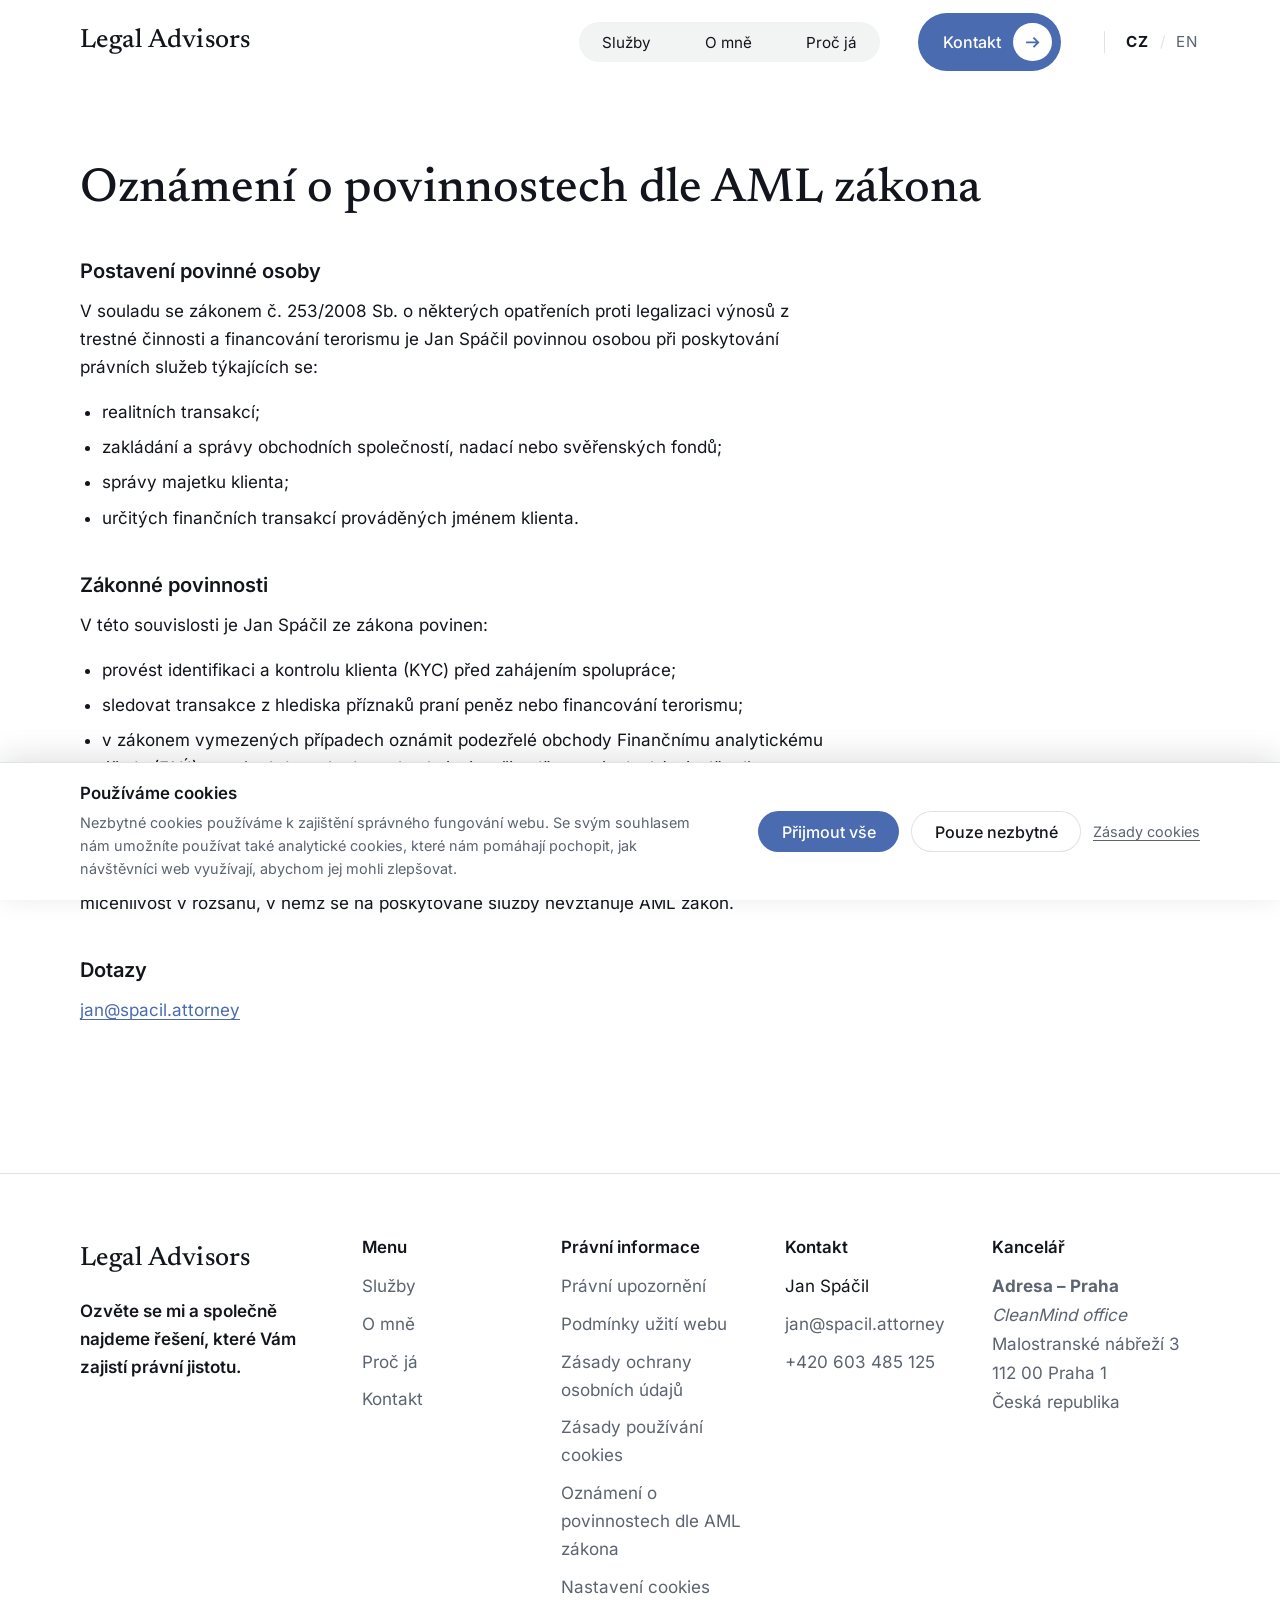
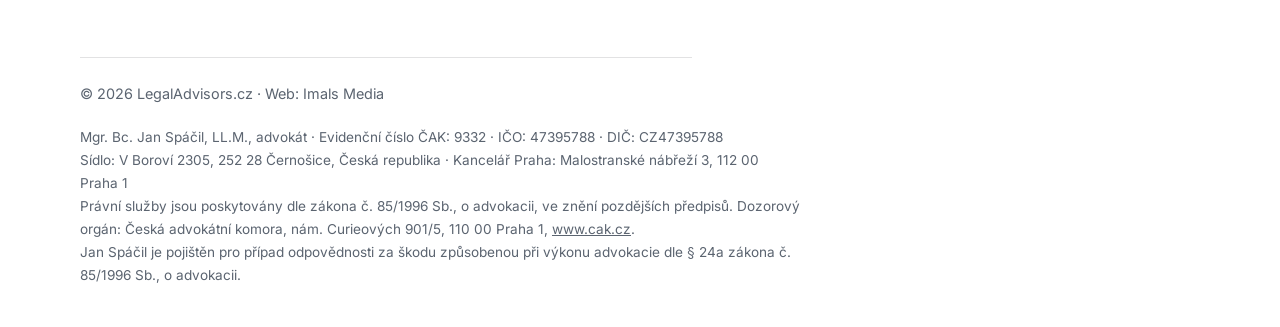
<file: cz/aml/index.html>
<!DOCTYPE html>
<html lang="cs">
<head>
  <meta charset="UTF-8">
  <meta name="viewport" content="width=device-width, initial-scale=1">
  <title>Oznámení o povinnostech dle AML zákona | LegalAdvisors.cz</title>
  <meta name="description" content="Oznámení o povinnostech dle AML zákona — postavení Jana Spáčila jako povinné osoby dle zákona č. 253/2008 Sb.">
  <link rel="canonical" href="https://legaladvisors.cz/cz/aml/">
  <link rel="alternate" hreflang="en" href="https://legaladvisors.cz/aml-notice/">
  <link rel="alternate" hreflang="cs" href="https://legaladvisors.cz/cz/aml/">
  <link rel="alternate" hreflang="x-default" href="https://legaladvisors.cz/aml-notice/">
  <meta name="robots" content="index, follow">
  <meta property="og:type" content="article">
  <meta property="og:url" content="https://legaladvisors.cz/cz/aml/">
  <meta property="og:title" content="Oznámení o povinnostech dle AML zákona | LegalAdvisors.cz">
  <meta property="og:description" content="Oznámení o povinnostech dle AML zákona — postavení Jana Spáčila jako povinné osoby dle zákona č. 253/2008 Sb.">
  <meta property="og:image" content="https://legaladvisors.cz/assets/img/og.png">
  <meta name="twitter:card" content="summary_large_image">
  <link rel="icon" href="/assets/img/favicon.svg" type="image/svg+xml">
  <link rel="preload" href="/assets/fonts/newsreader-latin-ext-wght-normal.woff2" as="font" type="font/woff2" crossorigin>
  <link rel="preload" href="/assets/fonts/inter-latin-ext-wght-normal.woff2" as="font" type="font/woff2" crossorigin>
  <link rel="stylesheet" href="/assets/css/style.css">
</head>
<body>
  <a class="skip-link" href="#main">Přeskočit na obsah</a>

  <header class="site-header">
    <div class="container header-inner">
      <a class="logo" href="/cz/">Legal Advisors</a>
      <nav class="site-nav" id="site-nav" aria-label="Hlavní navigace">
        <ul>
          <li><a href="/cz/#services">Služby</a></li>
          <li><a href="/cz/#about">O mně</a></li>
          <li><a href="/cz/#why-us">Proč já</a></li>
        </ul>
      </nav>
      <a class="btn btn-primary header-cta" href="/cz/#contact">
        <span class="btn-label">Kontakt</span>
        <span class="btn-icon" aria-hidden="true">
          <svg viewBox="0 0 16 16" fill="none" stroke="currentColor" stroke-width="1.8"><path d="M2 8h11M9 3.5 13.5 8 9 12.5"/></svg>
        </span>
      </a>
      <nav class="lang-switch" aria-label="Výběr jazyka">
        <span class="active" aria-current="true" lang="cs">CZ</span>
        <span class="sep" aria-hidden="true">/</span>
        <a href="/aml-notice/" hreflang="en" lang="en">EN</a>
      </nav>
      <button class="nav-toggle" aria-expanded="false" aria-controls="site-nav" aria-label="Otevřít menu">
        <svg viewBox="0 0 20 20" fill="none" stroke="currentColor" stroke-width="1.8" aria-hidden="true"><path d="M2 5h16M2 10h16M2 15h16"/></svg>
      </button>
    </div>
  </header>

  <main id="main" class="container section legal-page">
    <h1>Oznámení o povinnostech dle AML zákona</h1>

    <h2>Postavení povinné osoby</h2>
    <p>V souladu se zákonem č. 253/2008 Sb. o některých opatřeních proti legalizaci výnosů z trestné činnosti a financování terorismu je Jan Spáčil povinnou osobou při poskytování právních služeb týkajících se:</p>
    <ul>
      <li>realitních transakcí;</li>
      <li>zakládání a správy obchodních společností, nadací nebo svěřenských fondů;</li>
      <li>správy majetku klienta;</li>
      <li>určitých finančních transakcí prováděných jménem klienta.</li>
    </ul>

    <h2>Zákonné povinnosti</h2>
    <p>V této souvislosti je Jan Spáčil ze zákona povinen:</p>
    <ul>
      <li>provést identifikaci a kontrolu klienta (KYC) před zahájením spolupráce;</li>
      <li>sledovat transakce z hlediska příznaků praní peněz nebo financování terorismu;</li>
      <li>v zákonem vymezených případech oznámit podezřelé obchody Finančnímu analytickému úřadu (FAÚ), a to i tehdy, pokud to v konkrétním případě omezí advokátní mlčenlivost.</li>
    </ul>

    <h2>Vztah k advokátní mlčenlivosti</h2>
    <p>Tyto povinnosti jsou uloženy zákonem a nevyžadují souhlas klienta. Nemají vliv na advokátní mlčenlivost v rozsahu, v němž se na poskytované služby nevztahuje AML zákon.</p>

    <h2>Dotazy</h2>
    <p><a href="mailto:jan@spacil.attorney">jan@spacil.attorney</a></p>
  </main>

  <footer class="site-footer">
    <div class="container">
      <div class="footer-grid">
        <div class="footer-brand">
          <a class="logo" href="/cz/">Legal Advisors</a>
          <p class="footer-tagline">Ozvěte se mi a společně najdeme řešení, které Vám zajistí právní jistotu.</p>
        </div>
        <div class="footer-col">
          <h2>Menu</h2>
          <ul>
            <li><a href="/cz/#services">Služby</a></li>
            <li><a href="/cz/#about">O mně</a></li>
            <li><a href="/cz/#why-us">Proč já</a></li>
            <li><a href="/cz/#contact">Kontakt</a></li>
          </ul>
        </div>
        <div class="footer-col">
          <h2>Právní informace</h2>
          <ul>
            <li><a href="/cz/pravni-upozorneni/">Právní upozornění</a></li>
            <li><a href="/cz/podminky-uziti/">Podmínky užití webu</a></li>
            <li><a href="/cz/zasady-ochrany-osobnich-udaju/">Zásady ochrany osobních údajů</a></li>
            <li><a href="/cz/zasady-cookies/">Zásady používání cookies</a></li>
            <li><a href="/cz/aml/">Oznámení o povinnostech dle AML zákona</a></li>
            <li><button type="button" class="link-btn" data-cookie-settings>Nastavení cookies</button></li>
          </ul>
        </div>
        <div class="footer-col">
          <h2>Kontakt</h2>
          <ul>
            <li>Jan Spáčil</li>
            <li><a href="mailto:jan@spacil.attorney">jan@spacil.attorney</a></li>
            <li><a href="tel:+420603485125">+420 603 485 125</a></li>
          </ul>
        </div>
        <div class="footer-col">
          <h2>Kancelář</h2>
          <address>
            <strong>Adresa – Praha</strong><br>
            <span class="office-name">CleanMind office</span><br>
            Malostranské nábřeží 3<br>
            112 00 Praha 1<br>
            Česká republika
          </address>
        </div>
      </div>
      <p class="footer-bottom">© <span data-year>2025</span> LegalAdvisors.cz · Web: Imals Media</p>
      <p class="footer-legal">
        Mgr. Bc. Jan Spáčil, LL.M., advokát · Evidenční číslo ČAK: 9332 · IČO: 47395788 · DIČ: CZ47395788<br>
        Sídlo: V Boroví 2305, 252 28 Černošice, Česká republika · Kancelář Praha: Malostranské nábřeží 3, 112 00 Praha 1<br>
        Právní služby jsou poskytovány dle zákona č. 85/1996 Sb., o advokacii, ve znění pozdějších předpisů. Dozorový orgán: Česká advokátní komora, nám. Curieových 901/5, 110 00 Praha 1, <a href="https://www.cak.cz" rel="noopener">www.cak.cz</a>.<br>
        Jan Spáčil je pojištěn pro případ odpovědnosti za škodu způsobenou při výkonu advokacie dle § 24a zákona č. 85/1996 Sb., o advokacii.
      </p>
    </div>
  </footer>

  <script src="/assets/js/main.js" defer></script>
</body>
</html>
</file>
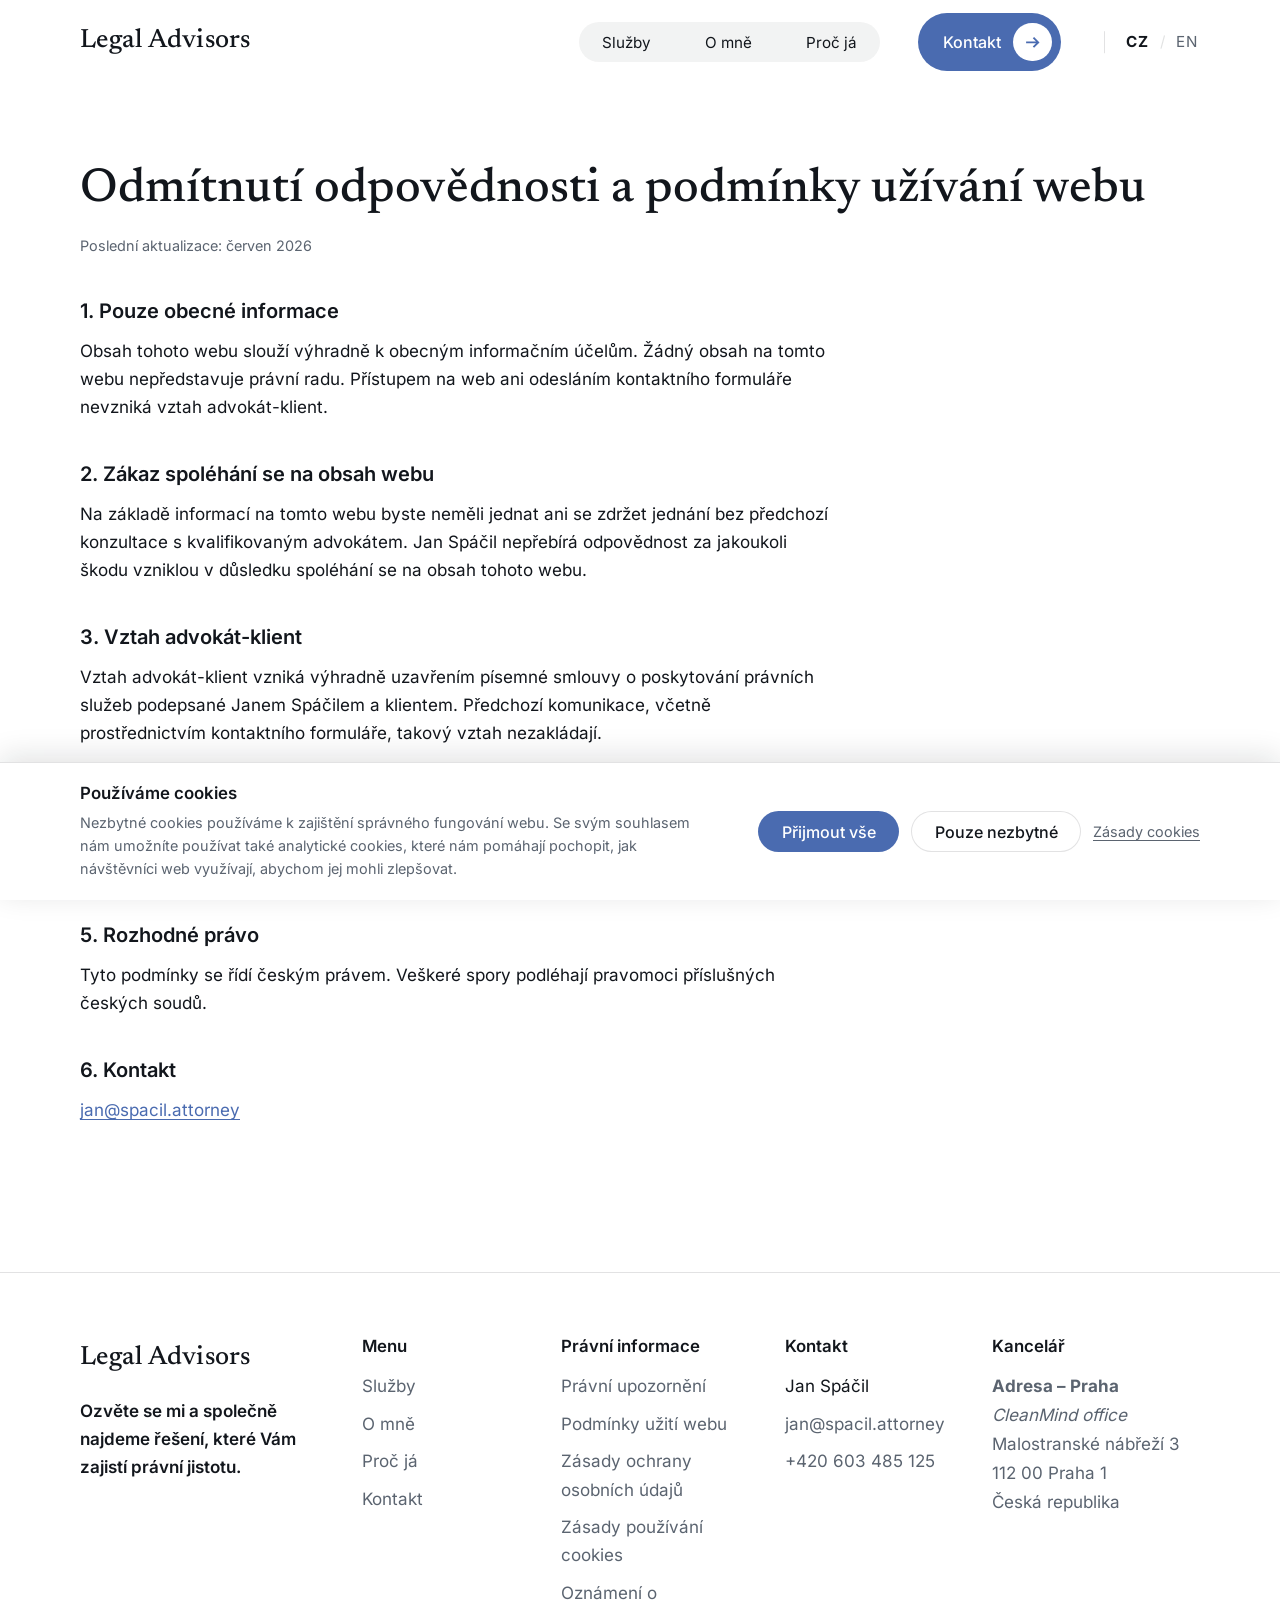
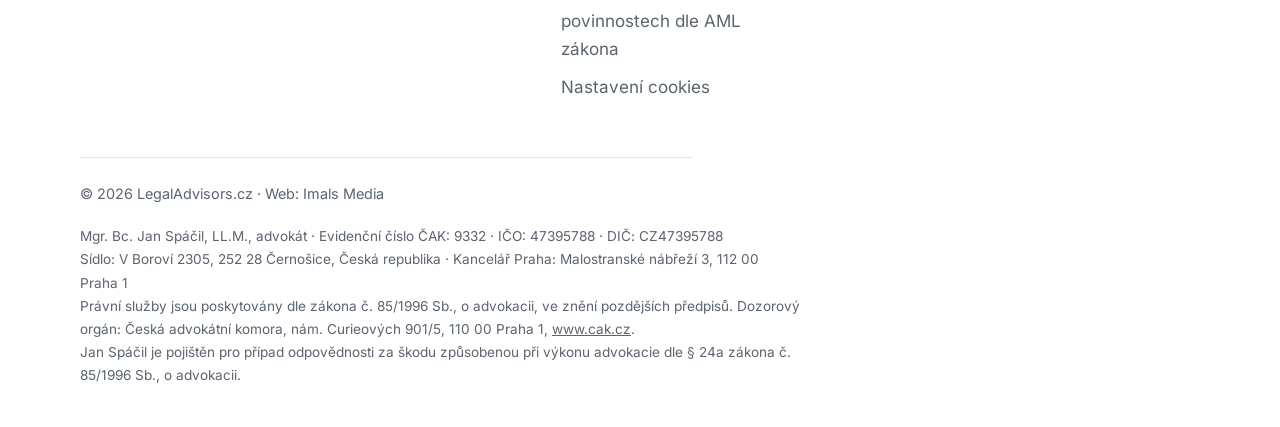
<file: cz/podminky-uziti/index.html>
<!DOCTYPE html>
<html lang="cs">
<head>
  <meta charset="UTF-8">
  <meta name="viewport" content="width=device-width, initial-scale=1">
  <title>Odmítnutí odpovědnosti a podmínky užívání webu | LegalAdvisors.cz</title>
  <meta name="description" content="Odmítnutí odpovědnosti a podmínky užívání webu LegalAdvisors.cz — web slouží pouze k obecným informačním účelům a nezakládá vztah advokát-klient.">
  <link rel="canonical" href="https://legaladvisors.cz/cz/podminky-uziti/">
  <link rel="alternate" hreflang="en" href="https://legaladvisors.cz/disclaimer/">
  <link rel="alternate" hreflang="cs" href="https://legaladvisors.cz/cz/podminky-uziti/">
  <link rel="alternate" hreflang="x-default" href="https://legaladvisors.cz/disclaimer/">
  <meta name="robots" content="index, follow">
  <meta property="og:type" content="article">
  <meta property="og:url" content="https://legaladvisors.cz/cz/podminky-uziti/">
  <meta property="og:title" content="Odmítnutí odpovědnosti a podmínky užívání webu | LegalAdvisors.cz">
  <meta property="og:description" content="Odmítnutí odpovědnosti a podmínky užívání webu LegalAdvisors.cz — web slouží pouze k obecným informačním účelům a nezakládá vztah advokát-klient.">
  <meta property="og:image" content="https://legaladvisors.cz/assets/img/og.png">
  <meta name="twitter:card" content="summary_large_image">
  <link rel="icon" href="/assets/img/favicon.svg" type="image/svg+xml">
  <link rel="preload" href="/assets/fonts/newsreader-latin-ext-wght-normal.woff2" as="font" type="font/woff2" crossorigin>
  <link rel="preload" href="/assets/fonts/inter-latin-ext-wght-normal.woff2" as="font" type="font/woff2" crossorigin>
  <link rel="stylesheet" href="/assets/css/style.css">
</head>
<body>
  <a class="skip-link" href="#main">Přeskočit na obsah</a>

  <header class="site-header">
    <div class="container header-inner">
      <a class="logo" href="/cz/">Legal Advisors</a>
      <nav class="site-nav" id="site-nav" aria-label="Hlavní navigace">
        <ul>
          <li><a href="/cz/#services">Služby</a></li>
          <li><a href="/cz/#about">O mně</a></li>
          <li><a href="/cz/#why-us">Proč já</a></li>
        </ul>
      </nav>
      <a class="btn btn-primary header-cta" href="/cz/#contact">
        <span class="btn-label">Kontakt</span>
        <span class="btn-icon" aria-hidden="true">
          <svg viewBox="0 0 16 16" fill="none" stroke="currentColor" stroke-width="1.8"><path d="M2 8h11M9 3.5 13.5 8 9 12.5"/></svg>
        </span>
      </a>
      <nav class="lang-switch" aria-label="Výběr jazyka">
        <span class="active" aria-current="true" lang="cs">CZ</span>
        <span class="sep" aria-hidden="true">/</span>
        <a href="/disclaimer/" hreflang="en" lang="en">EN</a>
      </nav>
      <button class="nav-toggle" aria-expanded="false" aria-controls="site-nav" aria-label="Otevřít menu">
        <svg viewBox="0 0 20 20" fill="none" stroke="currentColor" stroke-width="1.8" aria-hidden="true"><path d="M2 5h16M2 10h16M2 15h16"/></svg>
      </button>
    </div>
  </header>

  <main id="main" class="container section legal-page">
    <h1>Odmítnutí odpovědnosti a podmínky užívání webu</h1>
    <p class="updated">Poslední aktualizace: červen 2026</p>

    <h2>1. Pouze obecné informace</h2>
    <p>Obsah tohoto webu slouží výhradně k obecným informačním účelům. Žádný obsah na tomto webu nepředstavuje právní radu. Přístupem na web ani odesláním kontaktního formuláře nevzniká vztah advokát-klient.</p>

    <h2>2. Zákaz spoléhání se na obsah webu</h2>
    <p>Na základě informací na tomto webu byste neměli jednat ani se zdržet jednání bez předchozí konzultace s kvalifikovaným advokátem. Jan Spáčil nepřebírá odpovědnost za jakoukoli škodu vzniklou v důsledku spoléhání se na obsah tohoto webu.</p>

    <h2>3. Vztah advokát-klient</h2>
    <p>Vztah advokát-klient vzniká výhradně uzavřením písemné smlouvy o poskytování právních služeb podepsané Janem Spáčilem a klientem. Předchozí komunikace, včetně prostřednictvím kontaktního formuláře, takový vztah nezakládají.</p>

    <h2>4. Pojištění odpovědnosti</h2>
    <p>Jan Spáčil je pojištěn pro případ odpovědnosti za škodu způsobenou při výkonu advokacie dle § 24a zákona č. 85/1996 Sb., o advokacii.</p>

    <h2>5. Rozhodné právo</h2>
    <p>Tyto podmínky se řídí českým právem. Veškeré spory podléhají pravomoci příslušných českých soudů.</p>

    <h2>6. Kontakt</h2>
    <p><a href="mailto:jan@spacil.attorney">jan@spacil.attorney</a></p>
  </main>

  <footer class="site-footer">
    <div class="container">
      <div class="footer-grid">
        <div class="footer-brand">
          <a class="logo" href="/cz/">Legal Advisors</a>
          <p class="footer-tagline">Ozvěte se mi a společně najdeme řešení, které Vám zajistí právní jistotu.</p>
        </div>
        <div class="footer-col">
          <h2>Menu</h2>
          <ul>
            <li><a href="/cz/#services">Služby</a></li>
            <li><a href="/cz/#about">O mně</a></li>
            <li><a href="/cz/#why-us">Proč já</a></li>
            <li><a href="/cz/#contact">Kontakt</a></li>
          </ul>
        </div>
        <div class="footer-col">
          <h2>Právní informace</h2>
          <ul>
            <li><a href="/cz/pravni-upozorneni/">Právní upozornění</a></li>
            <li><a href="/cz/podminky-uziti/">Podmínky užití webu</a></li>
            <li><a href="/cz/zasady-ochrany-osobnich-udaju/">Zásady ochrany osobních údajů</a></li>
            <li><a href="/cz/zasady-cookies/">Zásady používání cookies</a></li>
            <li><a href="/cz/aml/">Oznámení o povinnostech dle AML zákona</a></li>
            <li><button type="button" class="link-btn" data-cookie-settings>Nastavení cookies</button></li>
          </ul>
        </div>
        <div class="footer-col">
          <h2>Kontakt</h2>
          <ul>
            <li>Jan Spáčil</li>
            <li><a href="mailto:jan@spacil.attorney">jan@spacil.attorney</a></li>
            <li><a href="tel:+420603485125">+420 603 485 125</a></li>
          </ul>
        </div>
        <div class="footer-col">
          <h2>Kancelář</h2>
          <address>
            <strong>Adresa – Praha</strong><br>
            <span class="office-name">CleanMind office</span><br>
            Malostranské nábřeží 3<br>
            112 00 Praha 1<br>
            Česká republika
          </address>
        </div>
      </div>
      <p class="footer-bottom">© <span data-year>2025</span> LegalAdvisors.cz · Web: Imals Media</p>
      <p class="footer-legal">
        Mgr. Bc. Jan Spáčil, LL.M., advokát · Evidenční číslo ČAK: 9332 · IČO: 47395788 · DIČ: CZ47395788<br>
        Sídlo: V Boroví 2305, 252 28 Černošice, Česká republika · Kancelář Praha: Malostranské nábřeží 3, 112 00 Praha 1<br>
        Právní služby jsou poskytovány dle zákona č. 85/1996 Sb., o advokacii, ve znění pozdějších předpisů. Dozorový orgán: Česká advokátní komora, nám. Curieových 901/5, 110 00 Praha 1, <a href="https://www.cak.cz" rel="noopener">www.cak.cz</a>.<br>
        Jan Spáčil je pojištěn pro případ odpovědnosti za škodu způsobenou při výkonu advokacie dle § 24a zákona č. 85/1996 Sb., o advokacii.
      </p>
    </div>
  </footer>

  <script src="/assets/js/main.js" defer></script>
</body>
</html>
</file>
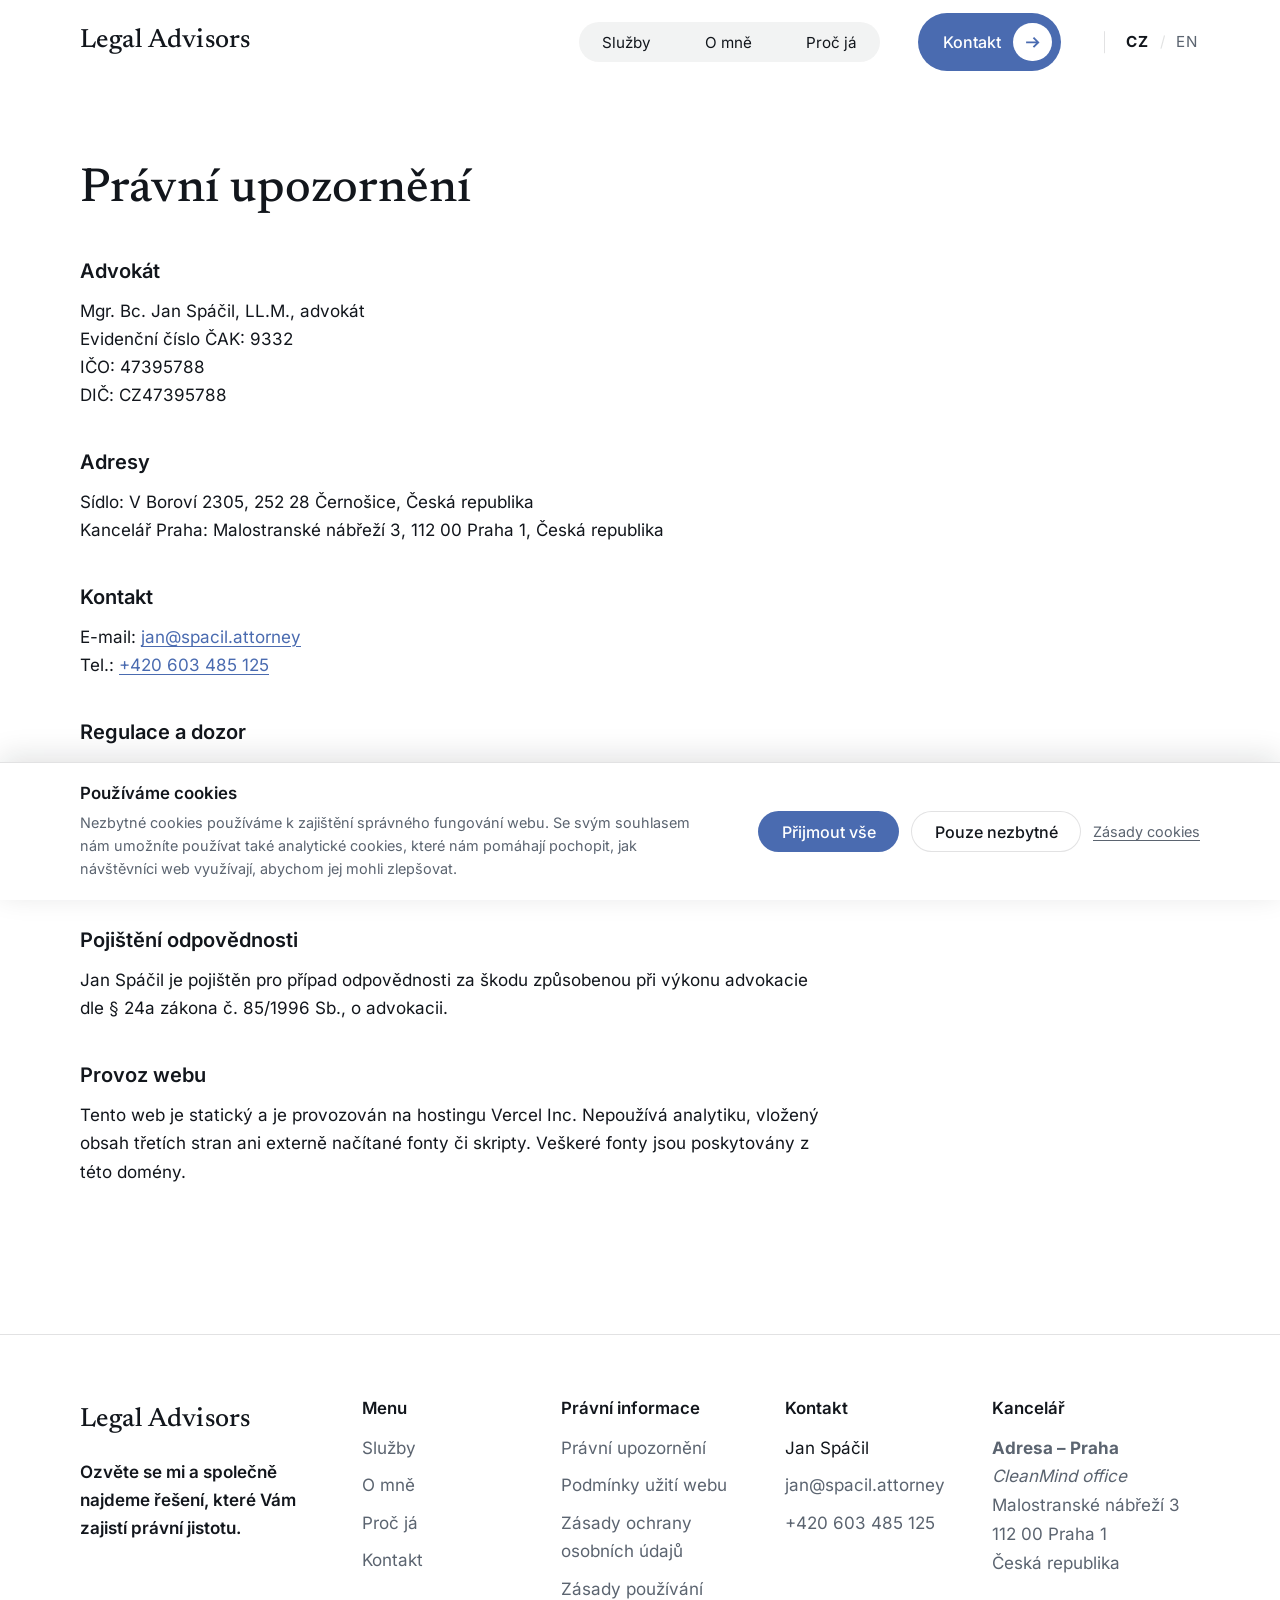
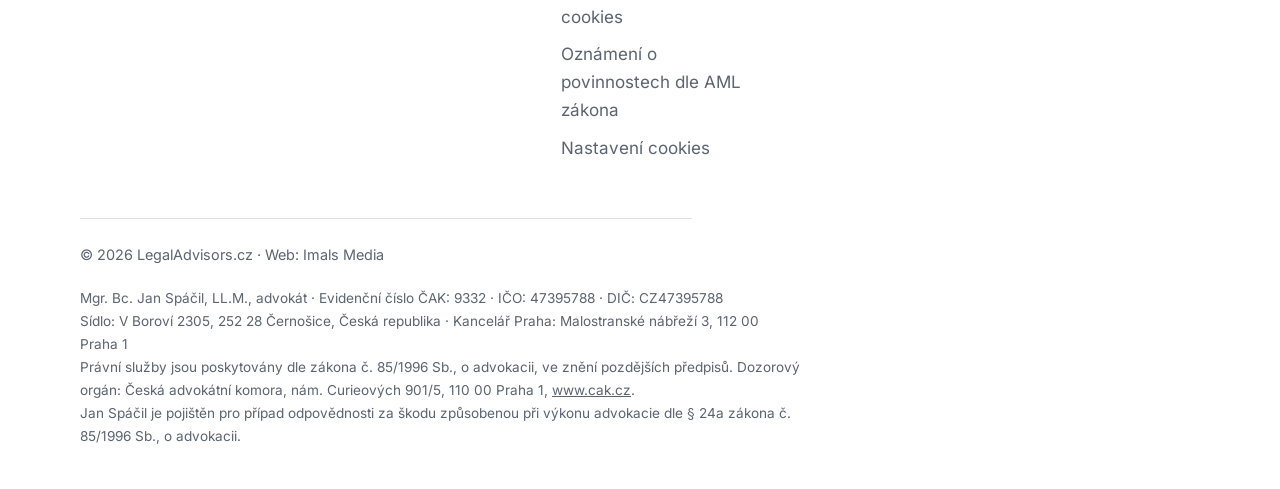
<file: cz/pravni-upozorneni/index.html>
<!DOCTYPE html>
<html lang="cs">
<head>
  <meta charset="UTF-8">
  <meta name="viewport" content="width=device-width, initial-scale=1">
  <title>Právní upozornění | LegalAdvisors.cz</title>
  <meta name="description" content="Právní upozornění webu LegalAdvisors.cz — údaje o advokátovi, evidenční číslo ČAK, dozorový orgán a pojištění odpovědnosti.">
  <link rel="canonical" href="https://legaladvisors.cz/cz/pravni-upozorneni/">
  <link rel="alternate" hreflang="en" href="https://legaladvisors.cz/legal-notice/">
  <link rel="alternate" hreflang="cs" href="https://legaladvisors.cz/cz/pravni-upozorneni/">
  <link rel="alternate" hreflang="x-default" href="https://legaladvisors.cz/legal-notice/">
  <meta name="robots" content="index, follow">
  <meta property="og:type" content="article">
  <meta property="og:url" content="https://legaladvisors.cz/cz/pravni-upozorneni/">
  <meta property="og:title" content="Právní upozornění | LegalAdvisors.cz">
  <meta property="og:description" content="Právní upozornění webu LegalAdvisors.cz — údaje o advokátovi, evidenční číslo ČAK, dozorový orgán a pojištění odpovědnosti.">
  <meta property="og:image" content="https://legaladvisors.cz/assets/img/og.png">
  <meta name="twitter:card" content="summary_large_image">
  <link rel="icon" href="/assets/img/favicon.svg" type="image/svg+xml">
  <link rel="preload" href="/assets/fonts/newsreader-latin-ext-wght-normal.woff2" as="font" type="font/woff2" crossorigin>
  <link rel="preload" href="/assets/fonts/inter-latin-ext-wght-normal.woff2" as="font" type="font/woff2" crossorigin>
  <link rel="stylesheet" href="/assets/css/style.css">
</head>
<body>
  <a class="skip-link" href="#main">Přeskočit na obsah</a>

  <header class="site-header">
    <div class="container header-inner">
      <a class="logo" href="/cz/">Legal Advisors</a>
      <nav class="site-nav" id="site-nav" aria-label="Hlavní navigace">
        <ul>
          <li><a href="/cz/#services">Služby</a></li>
          <li><a href="/cz/#about">O mně</a></li>
          <li><a href="/cz/#why-us">Proč já</a></li>
        </ul>
      </nav>
      <a class="btn btn-primary header-cta" href="/cz/#contact">
        <span class="btn-label">Kontakt</span>
        <span class="btn-icon" aria-hidden="true">
          <svg viewBox="0 0 16 16" fill="none" stroke="currentColor" stroke-width="1.8"><path d="M2 8h11M9 3.5 13.5 8 9 12.5"/></svg>
        </span>
      </a>
      <nav class="lang-switch" aria-label="Výběr jazyka">
        <span class="active" aria-current="true" lang="cs">CZ</span>
        <span class="sep" aria-hidden="true">/</span>
        <a href="/legal-notice/" hreflang="en" lang="en">EN</a>
      </nav>
      <button class="nav-toggle" aria-expanded="false" aria-controls="site-nav" aria-label="Otevřít menu">
        <svg viewBox="0 0 20 20" fill="none" stroke="currentColor" stroke-width="1.8" aria-hidden="true"><path d="M2 5h16M2 10h16M2 15h16"/></svg>
      </button>
    </div>
  </header>

  <main id="main" class="container section legal-page">
    <h1>Právní upozornění</h1>

    <h2>Advokát</h2>
    <p>Mgr. Bc. Jan Spáčil, LL.M., advokát<br>
    Evidenční číslo ČAK: 9332<br>
    IČO: 47395788<br>
    DIČ: CZ47395788</p>

    <h2>Adresy</h2>
    <p>Sídlo: V Boroví 2305, 252 28 Černošice, Česká republika<br>
    Kancelář Praha: Malostranské nábřeží 3, 112 00 Praha 1, Česká republika</p>

    <h2>Kontakt</h2>
    <p>E-mail: <a href="mailto:jan@spacil.attorney">jan@spacil.attorney</a><br>
    Tel.: <a href="tel:+420603485125">+420 603 485 125</a></p>

    <h2>Regulace a dozor</h2>
    <p>Právní služby jsou poskytovány dle zákona č. 85/1996 Sb., o advokacii, ve znění pozdějších předpisů.</p>
    <p>Dozorový orgán: Česká advokátní komora, nám. Curieových 901/5, 110 00 Praha 1, <a href="https://www.cak.cz" rel="noopener">www.cak.cz</a>.</p>

    <h2>Pojištění odpovědnosti</h2>
    <p>Jan Spáčil je pojištěn pro případ odpovědnosti za škodu způsobenou při výkonu advokacie dle § 24a zákona č. 85/1996 Sb., o advokacii.</p>

    <h2>Provoz webu</h2>
    <p>Tento web je statický a je provozován na hostingu Vercel Inc. Nepoužívá analytiku, vložený obsah třetích stran ani externě načítané fonty či skripty. Veškeré fonty jsou poskytovány z této domény.</p>
  </main>

  <footer class="site-footer">
    <div class="container">
      <div class="footer-grid">
        <div class="footer-brand">
          <a class="logo" href="/cz/">Legal Advisors</a>
          <p class="footer-tagline">Ozvěte se mi a společně najdeme řešení, které Vám zajistí právní jistotu.</p>
        </div>
        <div class="footer-col">
          <h2>Menu</h2>
          <ul>
            <li><a href="/cz/#services">Služby</a></li>
            <li><a href="/cz/#about">O mně</a></li>
            <li><a href="/cz/#why-us">Proč já</a></li>
            <li><a href="/cz/#contact">Kontakt</a></li>
          </ul>
        </div>
        <div class="footer-col">
          <h2>Právní informace</h2>
          <ul>
            <li><a href="/cz/pravni-upozorneni/">Právní upozornění</a></li>
            <li><a href="/cz/podminky-uziti/">Podmínky užití webu</a></li>
            <li><a href="/cz/zasady-ochrany-osobnich-udaju/">Zásady ochrany osobních údajů</a></li>
            <li><a href="/cz/zasady-cookies/">Zásady používání cookies</a></li>
            <li><a href="/cz/aml/">Oznámení o povinnostech dle AML zákona</a></li>
            <li><button type="button" class="link-btn" data-cookie-settings>Nastavení cookies</button></li>
          </ul>
        </div>
        <div class="footer-col">
          <h2>Kontakt</h2>
          <ul>
            <li>Jan Spáčil</li>
            <li><a href="mailto:jan@spacil.attorney">jan@spacil.attorney</a></li>
            <li><a href="tel:+420603485125">+420 603 485 125</a></li>
          </ul>
        </div>
        <div class="footer-col">
          <h2>Kancelář</h2>
          <address>
            <strong>Adresa – Praha</strong><br>
            <span class="office-name">CleanMind office</span><br>
            Malostranské nábřeží 3<br>
            112 00 Praha 1<br>
            Česká republika
          </address>
        </div>
      </div>
      <p class="footer-bottom">© <span data-year>2025</span> LegalAdvisors.cz · Web: Imals Media</p>
      <p class="footer-legal">
        Mgr. Bc. Jan Spáčil, LL.M., advokát · Evidenční číslo ČAK: 9332 · IČO: 47395788 · DIČ: CZ47395788<br>
        Sídlo: V Boroví 2305, 252 28 Černošice, Česká republika · Kancelář Praha: Malostranské nábřeží 3, 112 00 Praha 1<br>
        Právní služby jsou poskytovány dle zákona č. 85/1996 Sb., o advokacii, ve znění pozdějších předpisů. Dozorový orgán: Česká advokátní komora, nám. Curieových 901/5, 110 00 Praha 1, <a href="https://www.cak.cz" rel="noopener">www.cak.cz</a>.<br>
        Jan Spáčil je pojištěn pro případ odpovědnosti za škodu způsobenou při výkonu advokacie dle § 24a zákona č. 85/1996 Sb., o advokacii.
      </p>
    </div>
  </footer>

  <script src="/assets/js/main.js" defer></script>
</body>
</html>
</file>
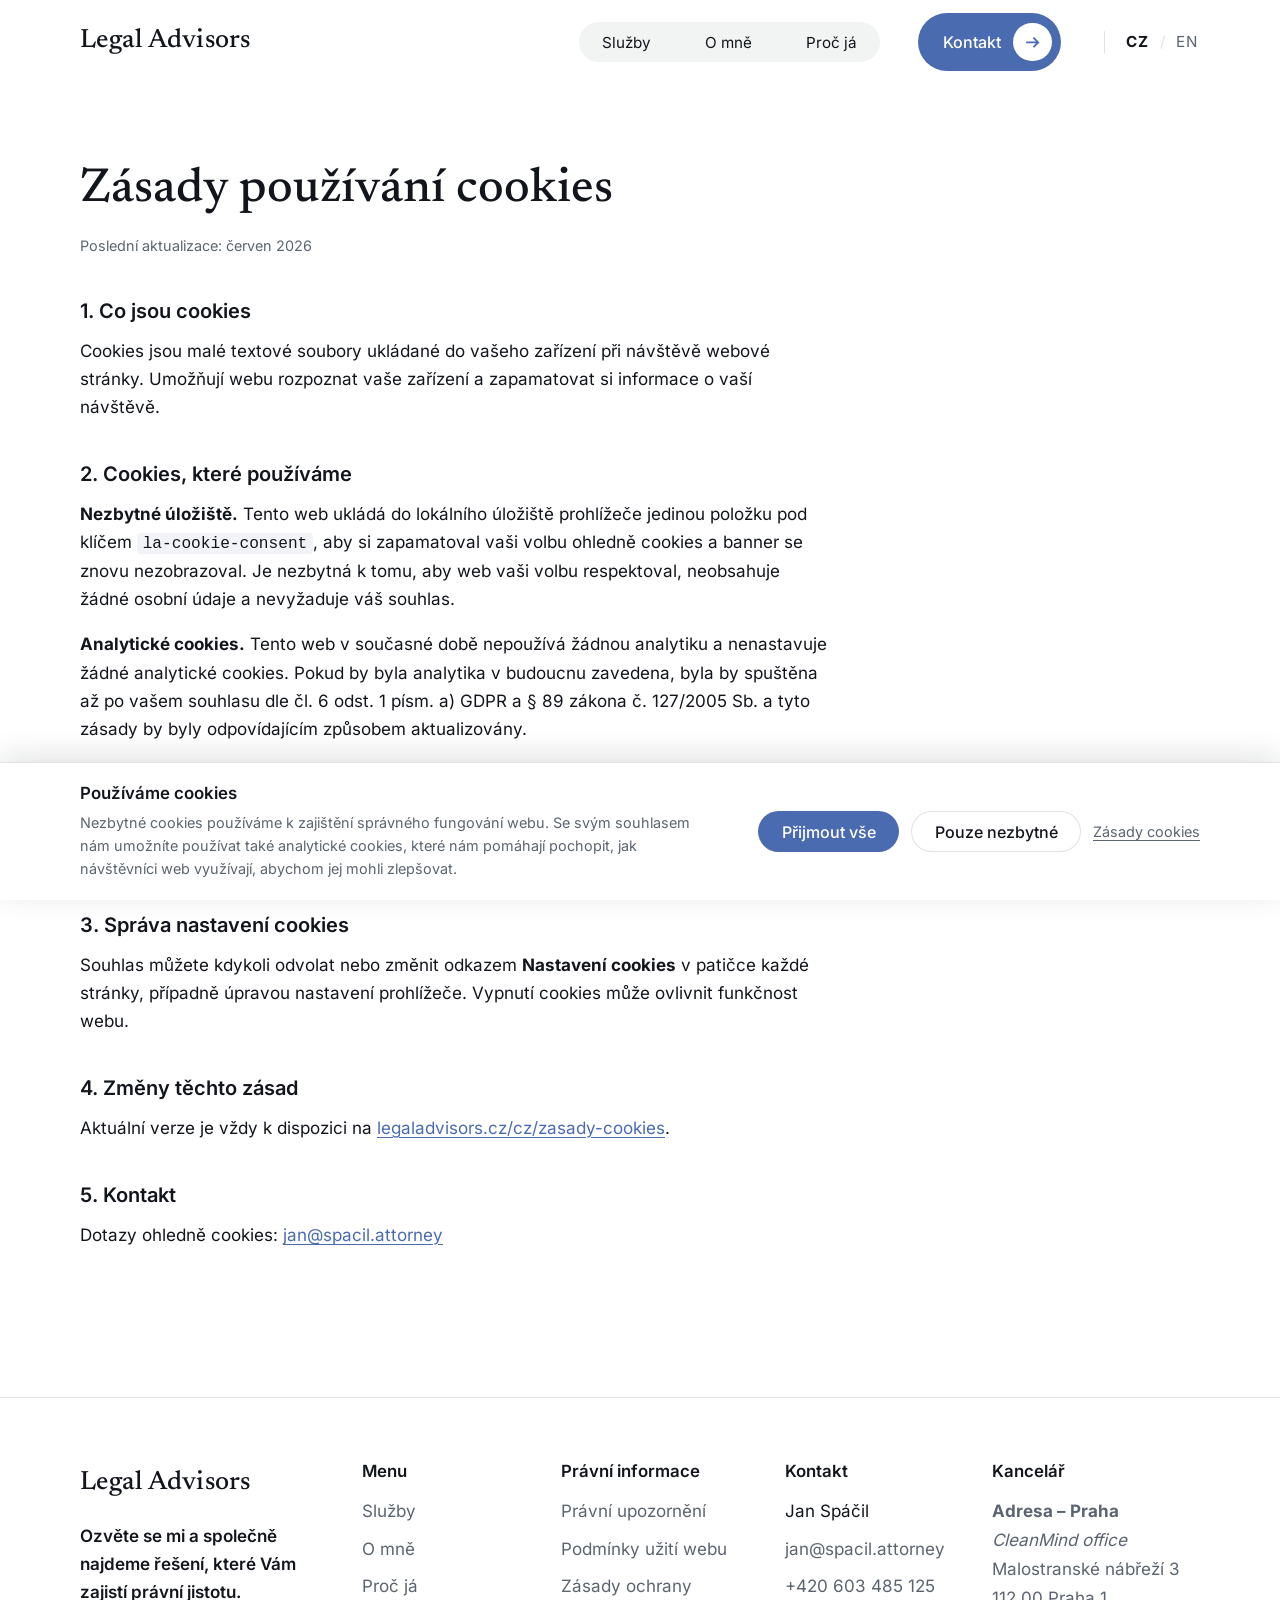
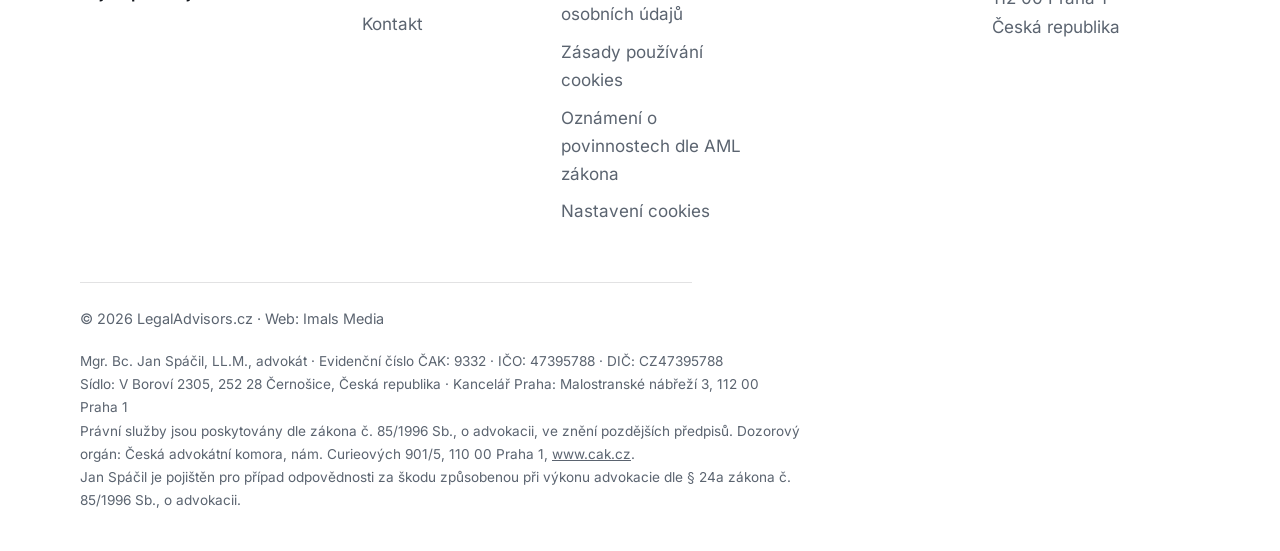
<file: cz/zasady-cookies/index.html>
<!DOCTYPE html>
<html lang="cs">
<head>
  <meta charset="UTF-8">
  <meta name="viewport" content="width=device-width, initial-scale=1">
  <title>Zásady používání cookies | LegalAdvisors.cz</title>
  <meta name="description" content="Zásady používání cookies na LegalAdvisors.cz — web nepoužívá analytiku ani obsah třetích stran a ukládá pouze vaši volbu.">
  <link rel="canonical" href="https://legaladvisors.cz/cz/zasady-cookies/">
  <link rel="alternate" hreflang="en" href="https://legaladvisors.cz/cookie-policy/">
  <link rel="alternate" hreflang="cs" href="https://legaladvisors.cz/cz/zasady-cookies/">
  <link rel="alternate" hreflang="x-default" href="https://legaladvisors.cz/cookie-policy/">
  <meta name="robots" content="index, follow">
  <meta property="og:type" content="article">
  <meta property="og:url" content="https://legaladvisors.cz/cz/zasady-cookies/">
  <meta property="og:title" content="Zásady používání cookies | LegalAdvisors.cz">
  <meta property="og:description" content="Zásady používání cookies na LegalAdvisors.cz — web nepoužívá analytiku ani obsah třetích stran a ukládá pouze vaši volbu.">
  <meta property="og:image" content="https://legaladvisors.cz/assets/img/og.png">
  <meta name="twitter:card" content="summary_large_image">
  <link rel="icon" href="/assets/img/favicon.svg" type="image/svg+xml">
  <link rel="preload" href="/assets/fonts/newsreader-latin-ext-wght-normal.woff2" as="font" type="font/woff2" crossorigin>
  <link rel="preload" href="/assets/fonts/inter-latin-ext-wght-normal.woff2" as="font" type="font/woff2" crossorigin>
  <link rel="stylesheet" href="/assets/css/style.css">
</head>
<body>
  <a class="skip-link" href="#main">Přeskočit na obsah</a>

  <header class="site-header">
    <div class="container header-inner">
      <a class="logo" href="/cz/">Legal Advisors</a>
      <nav class="site-nav" id="site-nav" aria-label="Hlavní navigace">
        <ul>
          <li><a href="/cz/#services">Služby</a></li>
          <li><a href="/cz/#about">O mně</a></li>
          <li><a href="/cz/#why-us">Proč já</a></li>
        </ul>
      </nav>
      <a class="btn btn-primary header-cta" href="/cz/#contact">
        <span class="btn-label">Kontakt</span>
        <span class="btn-icon" aria-hidden="true">
          <svg viewBox="0 0 16 16" fill="none" stroke="currentColor" stroke-width="1.8"><path d="M2 8h11M9 3.5 13.5 8 9 12.5"/></svg>
        </span>
      </a>
      <nav class="lang-switch" aria-label="Výběr jazyka">
        <span class="active" aria-current="true" lang="cs">CZ</span>
        <span class="sep" aria-hidden="true">/</span>
        <a href="/cookie-policy/" hreflang="en" lang="en">EN</a>
      </nav>
      <button class="nav-toggle" aria-expanded="false" aria-controls="site-nav" aria-label="Otevřít menu">
        <svg viewBox="0 0 20 20" fill="none" stroke="currentColor" stroke-width="1.8" aria-hidden="true"><path d="M2 5h16M2 10h16M2 15h16"/></svg>
      </button>
    </div>
  </header>

  <main id="main" class="container section legal-page">
    <h1>Zásady používání cookies</h1>
    <p class="updated">Poslední aktualizace: červen 2026</p>

    <h2>1. Co jsou cookies</h2>
    <p>Cookies jsou malé textové soubory ukládané do vašeho zařízení při návštěvě webové stránky. Umožňují webu rozpoznat vaše zařízení a zapamatovat si informace o vaší návštěvě.</p>

    <h2>2. Cookies, které používáme</h2>
    <p><strong>Nezbytné úložiště.</strong> Tento web ukládá do lokálního úložiště prohlížeče jedinou položku pod klíčem <code>la-cookie-consent</code>, aby si zapamatoval vaši volbu ohledně cookies a banner se znovu nezobrazoval. Je nezbytná k tomu, aby web vaši volbu respektoval, neobsahuje žádné osobní údaje a nevyžaduje váš souhlas.</p>
    <p><strong>Analytické cookies.</strong> Tento web v současné době nepoužívá žádnou analytiku a nenastavuje žádné analytické cookies. Pokud by byla analytika v budoucnu zavedena, byla by spuštěna až po vašem souhlasu dle čl. 6 odst. 1 písm. a) GDPR a § 89 zákona č. 127/2005 Sb. a tyto zásady by byly odpovídajícím způsobem aktualizovány.</p>
    <p><strong>Obsah třetích stran.</strong> Tento web nevkládá žádný obsah třetích stran. Fonty jsou hostovány přímo na této doméně a nenačítají se žádné externí fonty, mapy, videa ani skripty. Technické serverové protokoly vedené poskytovatelem hostingu Vercel Inc. popisují <a href="/cz/zasady-ochrany-osobnich-udaju/">Zásady ochrany osobních údajů</a>.</p>

    <h2>3. Správa nastavení cookies</h2>
    <p>Souhlas můžete kdykoli odvolat nebo změnit odkazem <strong>Nastavení cookies</strong> v patičce každé stránky, případně úpravou nastavení prohlížeče. Vypnutí cookies může ovlivnit funkčnost webu.</p>

    <h2>4. Změny těchto zásad</h2>
    <p>Aktuální verze je vždy k dispozici na <a href="/cz/zasady-cookies/">legaladvisors.cz/cz/zasady-cookies</a>.</p>

    <h2>5. Kontakt</h2>
    <p>Dotazy ohledně cookies: <a href="mailto:jan@spacil.attorney">jan@spacil.attorney</a></p>
  </main>

  <footer class="site-footer">
    <div class="container">
      <div class="footer-grid">
        <div class="footer-brand">
          <a class="logo" href="/cz/">Legal Advisors</a>
          <p class="footer-tagline">Ozvěte se mi a společně najdeme řešení, které Vám zajistí právní jistotu.</p>
        </div>
        <div class="footer-col">
          <h2>Menu</h2>
          <ul>
            <li><a href="/cz/#services">Služby</a></li>
            <li><a href="/cz/#about">O mně</a></li>
            <li><a href="/cz/#why-us">Proč já</a></li>
            <li><a href="/cz/#contact">Kontakt</a></li>
          </ul>
        </div>
        <div class="footer-col">
          <h2>Právní informace</h2>
          <ul>
            <li><a href="/cz/pravni-upozorneni/">Právní upozornění</a></li>
            <li><a href="/cz/podminky-uziti/">Podmínky užití webu</a></li>
            <li><a href="/cz/zasady-ochrany-osobnich-udaju/">Zásady ochrany osobních údajů</a></li>
            <li><a href="/cz/zasady-cookies/">Zásady používání cookies</a></li>
            <li><a href="/cz/aml/">Oznámení o povinnostech dle AML zákona</a></li>
            <li><button type="button" class="link-btn" data-cookie-settings>Nastavení cookies</button></li>
          </ul>
        </div>
        <div class="footer-col">
          <h2>Kontakt</h2>
          <ul>
            <li>Jan Spáčil</li>
            <li><a href="mailto:jan@spacil.attorney">jan@spacil.attorney</a></li>
            <li><a href="tel:+420603485125">+420 603 485 125</a></li>
          </ul>
        </div>
        <div class="footer-col">
          <h2>Kancelář</h2>
          <address>
            <strong>Adresa – Praha</strong><br>
            <span class="office-name">CleanMind office</span><br>
            Malostranské nábřeží 3<br>
            112 00 Praha 1<br>
            Česká republika
          </address>
        </div>
      </div>
      <p class="footer-bottom">© <span data-year>2025</span> LegalAdvisors.cz · Web: Imals Media</p>
      <p class="footer-legal">
        Mgr. Bc. Jan Spáčil, LL.M., advokát · Evidenční číslo ČAK: 9332 · IČO: 47395788 · DIČ: CZ47395788<br>
        Sídlo: V Boroví 2305, 252 28 Černošice, Česká republika · Kancelář Praha: Malostranské nábřeží 3, 112 00 Praha 1<br>
        Právní služby jsou poskytovány dle zákona č. 85/1996 Sb., o advokacii, ve znění pozdějších předpisů. Dozorový orgán: Česká advokátní komora, nám. Curieových 901/5, 110 00 Praha 1, <a href="https://www.cak.cz" rel="noopener">www.cak.cz</a>.<br>
        Jan Spáčil je pojištěn pro případ odpovědnosti za škodu způsobenou při výkonu advokacie dle § 24a zákona č. 85/1996 Sb., o advokacii.
      </p>
    </div>
  </footer>

  <script src="/assets/js/main.js" defer></script>
</body>
</html>
</file>
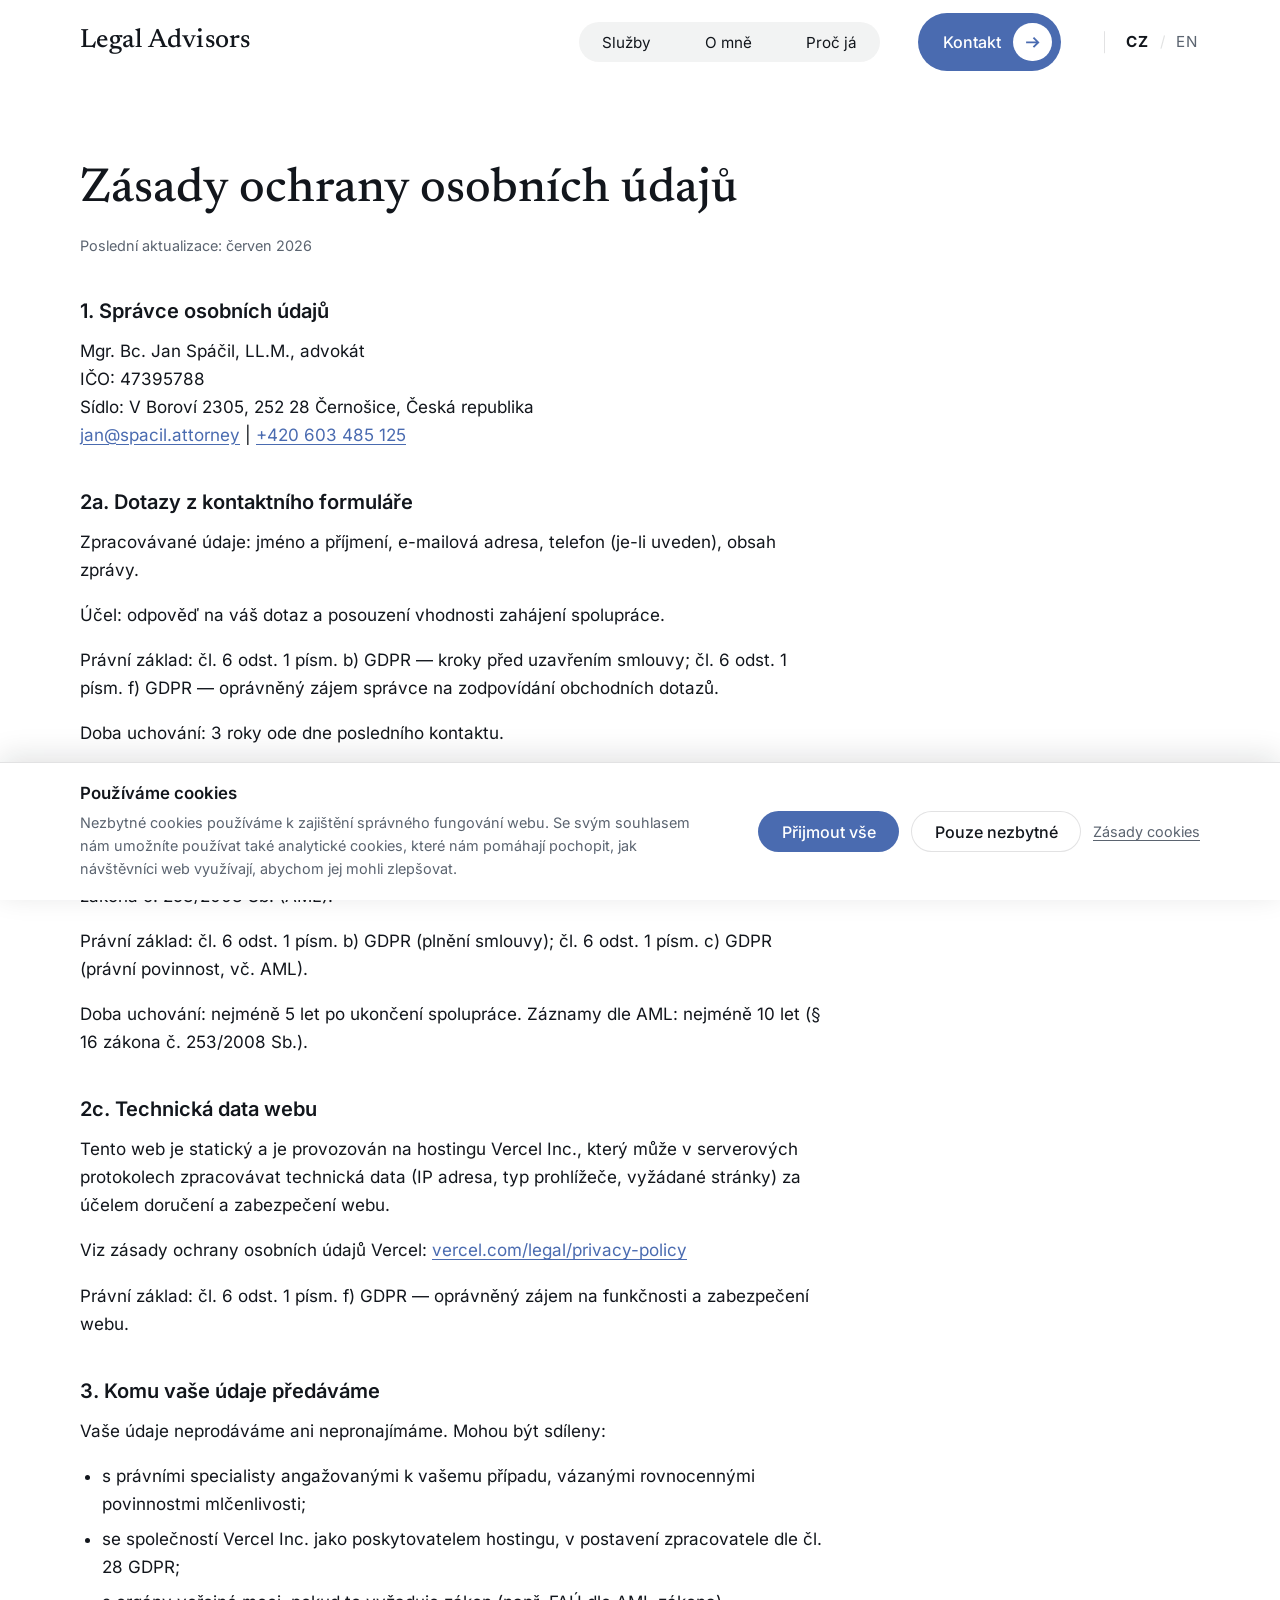
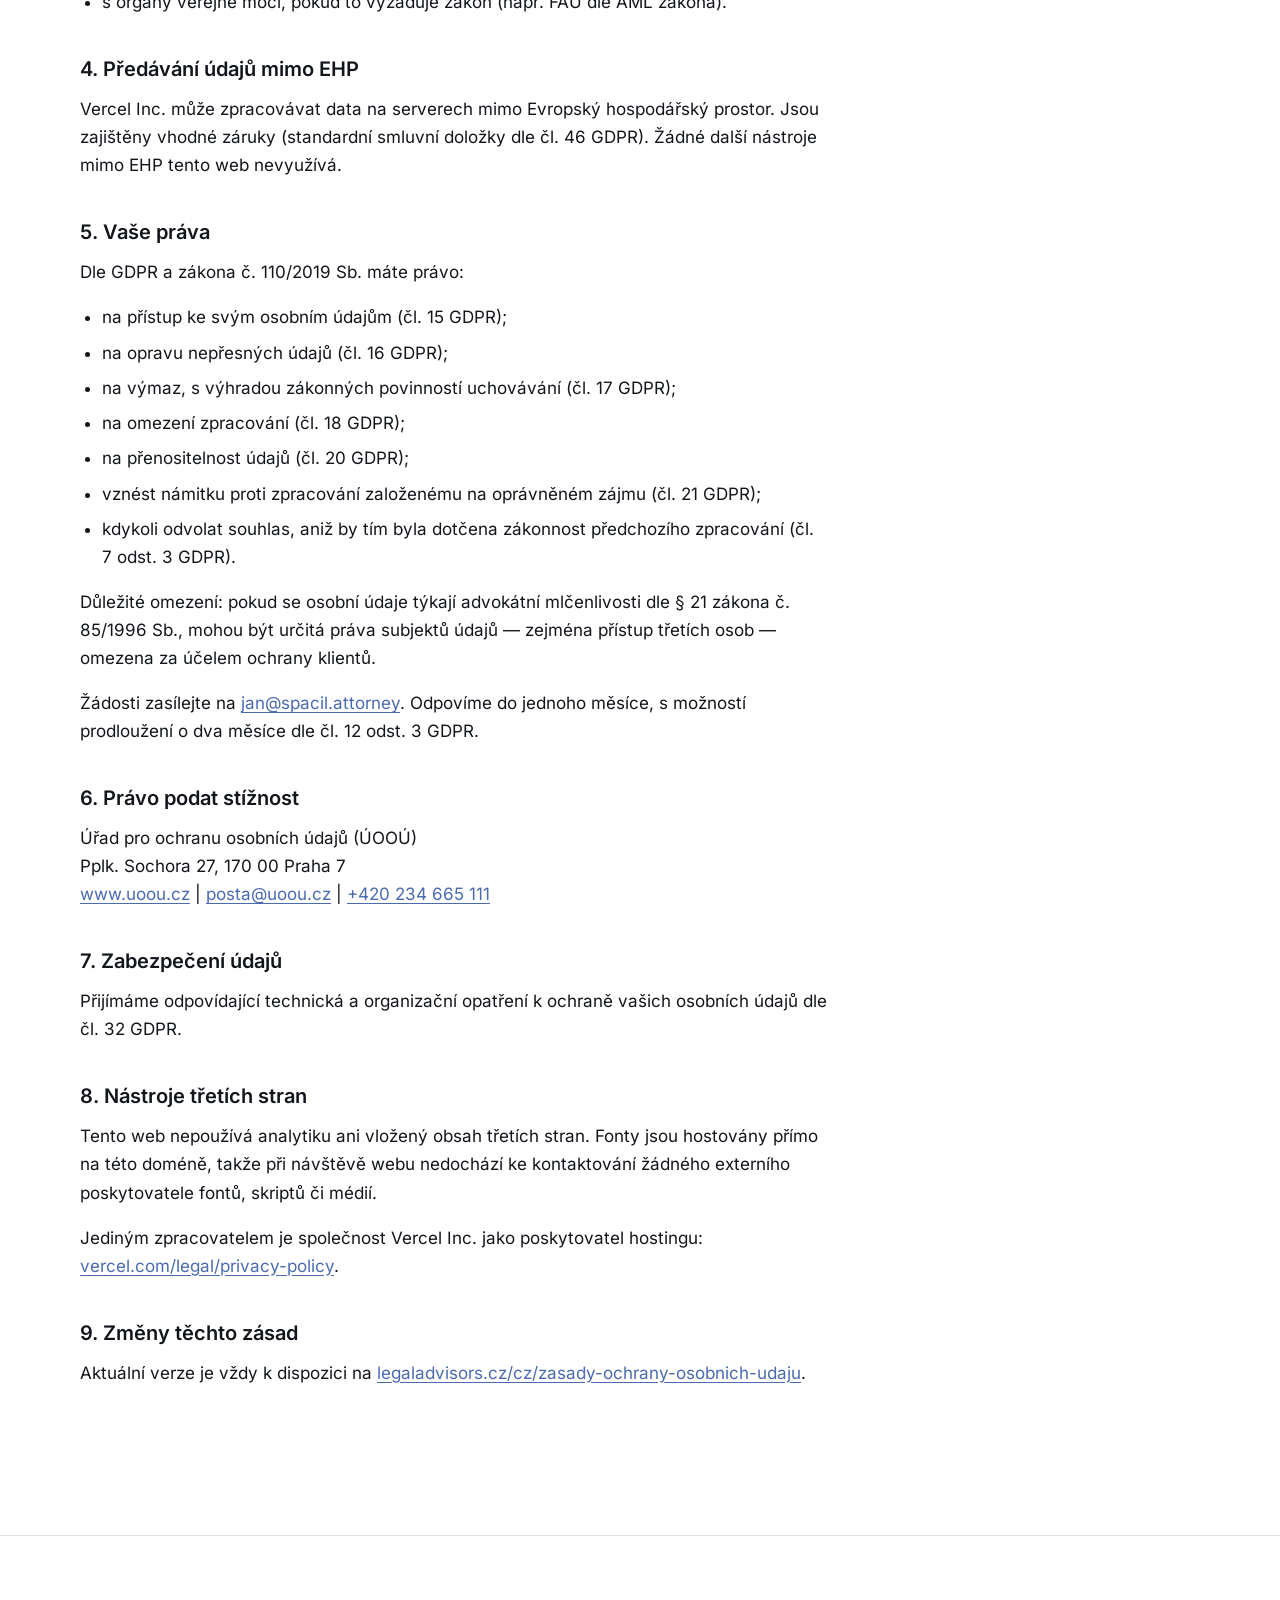
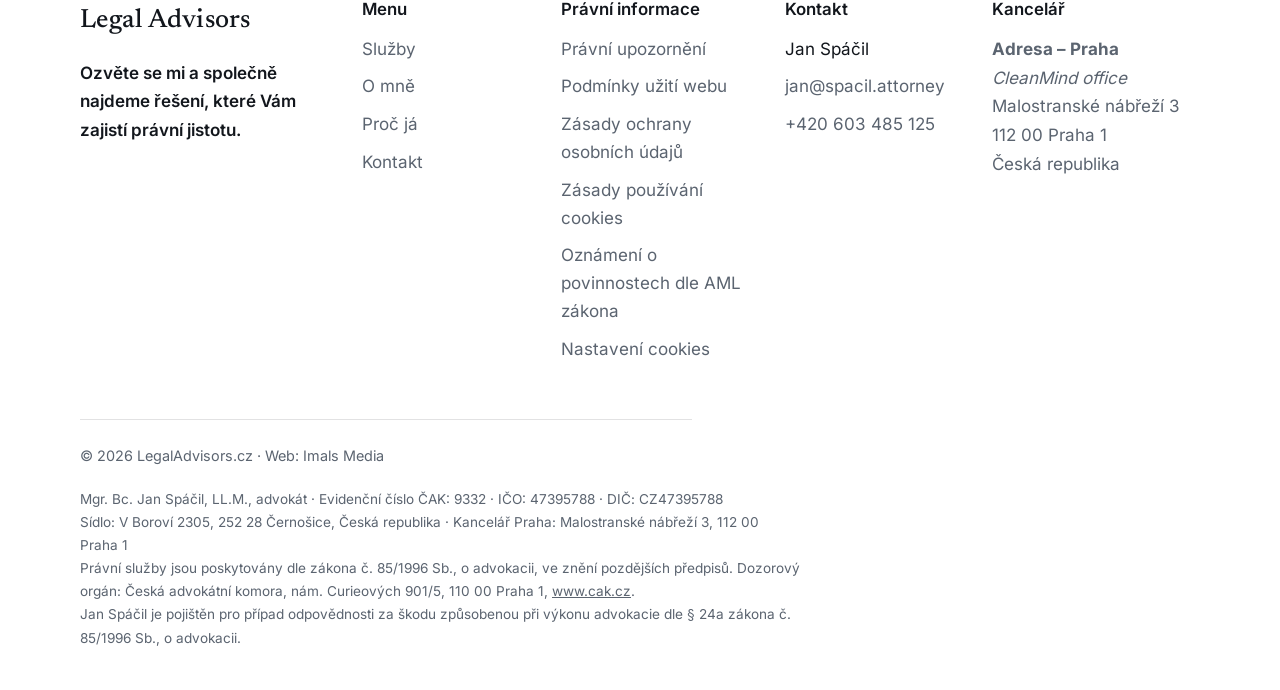
<file: cz/zasady-ochrany-osobnich-udaju/index.html>
<!DOCTYPE html>
<html lang="cs">
<head>
  <meta charset="UTF-8">
  <meta name="viewport" content="width=device-width, initial-scale=1">
  <title>Zásady ochrany osobních údajů | LegalAdvisors.cz</title>
  <meta name="description" content="Jak LegalAdvisors.cz zpracovává osobní údaje dle GDPR — dotazy z formuláře, klientské spisy, doby uchování a vaše práva.">
  <link rel="canonical" href="https://legaladvisors.cz/cz/zasady-ochrany-osobnich-udaju/">
  <link rel="alternate" hreflang="en" href="https://legaladvisors.cz/privacy-policy/">
  <link rel="alternate" hreflang="cs" href="https://legaladvisors.cz/cz/zasady-ochrany-osobnich-udaju/">
  <link rel="alternate" hreflang="x-default" href="https://legaladvisors.cz/privacy-policy/">
  <meta name="robots" content="index, follow">
  <meta property="og:type" content="article">
  <meta property="og:url" content="https://legaladvisors.cz/cz/zasady-ochrany-osobnich-udaju/">
  <meta property="og:title" content="Zásady ochrany osobních údajů | LegalAdvisors.cz">
  <meta property="og:description" content="Jak LegalAdvisors.cz zpracovává osobní údaje dle GDPR — dotazy z formuláře, klientské spisy, doby uchování a vaše práva.">
  <meta property="og:image" content="https://legaladvisors.cz/assets/img/og.png">
  <meta name="twitter:card" content="summary_large_image">
  <link rel="icon" href="/assets/img/favicon.svg" type="image/svg+xml">
  <link rel="preload" href="/assets/fonts/newsreader-latin-ext-wght-normal.woff2" as="font" type="font/woff2" crossorigin>
  <link rel="preload" href="/assets/fonts/inter-latin-ext-wght-normal.woff2" as="font" type="font/woff2" crossorigin>
  <link rel="stylesheet" href="/assets/css/style.css">
</head>
<body>
  <a class="skip-link" href="#main">Přeskočit na obsah</a>

  <header class="site-header">
    <div class="container header-inner">
      <a class="logo" href="/cz/">Legal Advisors</a>
      <nav class="site-nav" id="site-nav" aria-label="Hlavní navigace">
        <ul>
          <li><a href="/cz/#services">Služby</a></li>
          <li><a href="/cz/#about">O mně</a></li>
          <li><a href="/cz/#why-us">Proč já</a></li>
        </ul>
      </nav>
      <a class="btn btn-primary header-cta" href="/cz/#contact">
        <span class="btn-label">Kontakt</span>
        <span class="btn-icon" aria-hidden="true">
          <svg viewBox="0 0 16 16" fill="none" stroke="currentColor" stroke-width="1.8"><path d="M2 8h11M9 3.5 13.5 8 9 12.5"/></svg>
        </span>
      </a>
      <nav class="lang-switch" aria-label="Výběr jazyka">
        <span class="active" aria-current="true" lang="cs">CZ</span>
        <span class="sep" aria-hidden="true">/</span>
        <a href="/privacy-policy/" hreflang="en" lang="en">EN</a>
      </nav>
      <button class="nav-toggle" aria-expanded="false" aria-controls="site-nav" aria-label="Otevřít menu">
        <svg viewBox="0 0 20 20" fill="none" stroke="currentColor" stroke-width="1.8" aria-hidden="true"><path d="M2 5h16M2 10h16M2 15h16"/></svg>
      </button>
    </div>
  </header>

  <main id="main" class="container section legal-page">
    <h1>Zásady ochrany osobních údajů</h1>
    <p class="updated">Poslední aktualizace: červen 2026</p>

    <h2>1. Správce osobních údajů</h2>
    <p>Mgr. Bc. Jan Spáčil, LL.M., advokát<br>
    IČO: 47395788<br>
    Sídlo: V Boroví 2305, 252 28 Černošice, Česká republika<br>
    <a href="mailto:jan@spacil.attorney">jan@spacil.attorney</a> | <a href="tel:+420603485125">+420 603 485 125</a></p>

    <h2>2a. Dotazy z kontaktního formuláře</h2>
    <p>Zpracovávané údaje: jméno a příjmení, e-mailová adresa, telefon (je-li uveden), obsah zprávy.</p>
    <p>Účel: odpověď na váš dotaz a posouzení vhodnosti zahájení spolupráce.</p>
    <p>Právní základ: čl. 6 odst. 1 písm. b) GDPR — kroky před uzavřením smlouvy; čl. 6 odst. 1 písm. f) GDPR — oprávněný zájem správce na zodpovídání obchodních dotazů.</p>
    <p>Doba uchování: 3 roky ode dne posledního kontaktu.</p>

    <h2>2b. Klientské spisy</h2>
    <p>Osobní údaje zpracovávané v rámci sjednané spolupráce se řídí smluvním vztahem advokát-klient, povinností mlčenlivosti dle § 21 zákona č. 85/1996 Sb. a povinnostmi dle zákona č. 253/2008 Sb. (AML).</p>
    <p>Právní základ: čl. 6 odst. 1 písm. b) GDPR (plnění smlouvy); čl. 6 odst. 1 písm. c) GDPR (právní povinnost, vč. AML).</p>
    <p>Doba uchování: nejméně 5 let po ukončení spolupráce. Záznamy dle AML: nejméně 10 let (§ 16 zákona č. 253/2008 Sb.).</p>

    <h2>2c. Technická data webu</h2>
    <p>Tento web je statický a je provozován na hostingu Vercel Inc., který může v serverových protokolech zpracovávat technická data (IP adresa, typ prohlížeče, vyžádané stránky) za účelem doručení a zabezpečení webu.</p>
    <p>Viz zásady ochrany osobních údajů Vercel: <a href="https://vercel.com/legal/privacy-policy" rel="noopener">vercel.com/legal/privacy-policy</a></p>
    <p>Právní základ: čl. 6 odst. 1 písm. f) GDPR — oprávněný zájem na funkčnosti a zabezpečení webu.</p>

    <h2>3. Komu vaše údaje předáváme</h2>
    <p>Vaše údaje neprodáváme ani nepronajímáme. Mohou být sdíleny:</p>
    <ul>
      <li>s právními specialisty angažovanými k vašemu případu, vázanými rovnocennými povinnostmi mlčenlivosti;</li>
      <li>se společností Vercel Inc. jako poskytovatelem hostingu, v postavení zpracovatele dle čl. 28 GDPR;</li>
      <li>s orgány veřejné moci, pokud to vyžaduje zákon (např. FAÚ dle AML zákona).</li>
    </ul>

    <h2>4. Předávání údajů mimo EHP</h2>
    <p>Vercel Inc. může zpracovávat data na serverech mimo Evropský hospodářský prostor. Jsou zajištěny vhodné záruky (standardní smluvní doložky dle čl. 46 GDPR). Žádné další nástroje mimo EHP tento web nevyužívá.</p>

    <h2>5. Vaše práva</h2>
    <p>Dle GDPR a zákona č. 110/2019 Sb. máte právo:</p>
    <ul>
      <li>na přístup ke svým osobním údajům (čl. 15 GDPR);</li>
      <li>na opravu nepřesných údajů (čl. 16 GDPR);</li>
      <li>na výmaz, s výhradou zákonných povinností uchovávání (čl. 17 GDPR);</li>
      <li>na omezení zpracování (čl. 18 GDPR);</li>
      <li>na přenositelnost údajů (čl. 20 GDPR);</li>
      <li>vznést námitku proti zpracování založenému na oprávněném zájmu (čl. 21 GDPR);</li>
      <li>kdykoli odvolat souhlas, aniž by tím byla dotčena zákonnost předchozího zpracování (čl. 7 odst. 3 GDPR).</li>
    </ul>
    <p>Důležité omezení: pokud se osobní údaje týkají advokátní mlčenlivosti dle § 21 zákona č. 85/1996 Sb., mohou být určitá práva subjektů údajů — zejména přístup třetích osob — omezena za účelem ochrany klientů.</p>
    <p>Žádosti zasílejte na <a href="mailto:jan@spacil.attorney">jan@spacil.attorney</a>. Odpovíme do jednoho měsíce, s možností prodloužení o dva měsíce dle čl. 12 odst. 3 GDPR.</p>

    <h2>6. Právo podat stížnost</h2>
    <p>Úřad pro ochranu osobních údajů (ÚOOÚ)<br>
    Pplk. Sochora 27, 170 00 Praha 7<br>
    <a href="https://www.uoou.cz" rel="noopener">www.uoou.cz</a> | <a href="mailto:posta@uoou.cz">posta@uoou.cz</a> | <a href="tel:+420234665111">+420 234 665 111</a></p>

    <h2>7. Zabezpečení údajů</h2>
    <p>Přijímáme odpovídající technická a organizační opatření k ochraně vašich osobních údajů dle čl. 32 GDPR.</p>

    <h2>8. Nástroje třetích stran</h2>
    <p>Tento web nepoužívá analytiku ani vložený obsah třetích stran. Fonty jsou hostovány přímo na této doméně, takže při návštěvě webu nedochází ke kontaktování žádného externího poskytovatele fontů, skriptů či médií.</p>
    <p>Jediným zpracovatelem je společnost Vercel Inc. jako poskytovatel hostingu: <a href="https://vercel.com/legal/privacy-policy" rel="noopener">vercel.com/legal/privacy-policy</a>.</p>

    <h2>9. Změny těchto zásad</h2>
    <p>Aktuální verze je vždy k dispozici na <a href="/cz/zasady-ochrany-osobnich-udaju/">legaladvisors.cz/cz/zasady-ochrany-osobnich-udaju</a>.</p>
  </main>

  <footer class="site-footer">
    <div class="container">
      <div class="footer-grid">
        <div class="footer-brand">
          <a class="logo" href="/cz/">Legal Advisors</a>
          <p class="footer-tagline">Ozvěte se mi a společně najdeme řešení, které Vám zajistí právní jistotu.</p>
        </div>
        <div class="footer-col">
          <h2>Menu</h2>
          <ul>
            <li><a href="/cz/#services">Služby</a></li>
            <li><a href="/cz/#about">O mně</a></li>
            <li><a href="/cz/#why-us">Proč já</a></li>
            <li><a href="/cz/#contact">Kontakt</a></li>
          </ul>
        </div>
        <div class="footer-col">
          <h2>Právní informace</h2>
          <ul>
            <li><a href="/cz/pravni-upozorneni/">Právní upozornění</a></li>
            <li><a href="/cz/podminky-uziti/">Podmínky užití webu</a></li>
            <li><a href="/cz/zasady-ochrany-osobnich-udaju/">Zásady ochrany osobních údajů</a></li>
            <li><a href="/cz/zasady-cookies/">Zásady používání cookies</a></li>
            <li><a href="/cz/aml/">Oznámení o povinnostech dle AML zákona</a></li>
            <li><button type="button" class="link-btn" data-cookie-settings>Nastavení cookies</button></li>
          </ul>
        </div>
        <div class="footer-col">
          <h2>Kontakt</h2>
          <ul>
            <li>Jan Spáčil</li>
            <li><a href="mailto:jan@spacil.attorney">jan@spacil.attorney</a></li>
            <li><a href="tel:+420603485125">+420 603 485 125</a></li>
          </ul>
        </div>
        <div class="footer-col">
          <h2>Kancelář</h2>
          <address>
            <strong>Adresa – Praha</strong><br>
            <span class="office-name">CleanMind office</span><br>
            Malostranské nábřeží 3<br>
            112 00 Praha 1<br>
            Česká republika
          </address>
        </div>
      </div>
      <p class="footer-bottom">© <span data-year>2025</span> LegalAdvisors.cz · Web: Imals Media</p>
      <p class="footer-legal">
        Mgr. Bc. Jan Spáčil, LL.M., advokát · Evidenční číslo ČAK: 9332 · IČO: 47395788 · DIČ: CZ47395788<br>
        Sídlo: V Boroví 2305, 252 28 Černošice, Česká republika · Kancelář Praha: Malostranské nábřeží 3, 112 00 Praha 1<br>
        Právní služby jsou poskytovány dle zákona č. 85/1996 Sb., o advokacii, ve znění pozdějších předpisů. Dozorový orgán: Česká advokátní komora, nám. Curieových 901/5, 110 00 Praha 1, <a href="https://www.cak.cz" rel="noopener">www.cak.cz</a>.<br>
        Jan Spáčil je pojištěn pro případ odpovědnosti za škodu způsobenou při výkonu advokacie dle § 24a zákona č. 85/1996 Sb., o advokacii.
      </p>
    </div>
  </footer>

  <script src="/assets/js/main.js" defer></script>
</body>
</html>
</file>
<file: assets/css/style.css>
/* LegalAdvisors.cz — shared stylesheet
   Visual language preserved from the Framer original:
   blue rounded blocks, serif display, pill buttons, dot section labels.
   Fixes applied: 1200px container, 68ch measure, accordion services,
   testimonial cards, visible form fields, styled language switcher. */

/* ---------- Fonts ---------- */
@font-face {
  font-family: "Newsreader";
  src: url("../fonts/newsreader-latin-wght-normal.woff2") format("woff2-variations");
  font-weight: 200 800;
  font-style: normal;
  font-display: swap;
  unicode-range: U+0000-00FF, U+2013-2014, U+2018-201F, U+2026;
}
@font-face {
  font-family: "Newsreader";
  src: url("../fonts/newsreader-latin-ext-wght-normal.woff2") format("woff2-variations");
  font-weight: 200 800;
  font-style: normal;
  font-display: swap;
  unicode-range: U+0100-024F, U+1E00-1EFF;
}
@font-face {
  font-family: "Inter";
  src: url("../fonts/inter-latin-wght-normal.woff2") format("woff2-variations");
  font-weight: 100 900;
  font-style: normal;
  font-display: swap;
  unicode-range: U+0000-00FF, U+2013-2014, U+2018-201F, U+2026;
}
@font-face {
  font-family: "Inter";
  src: url("../fonts/inter-latin-ext-wght-normal.woff2") format("woff2-variations");
  font-weight: 100 900;
  font-style: normal;
  font-display: swap;
  unicode-range: U+0100-024F, U+1E00-1EFF;
}

/* ---------- Tokens ---------- */
:root {
  --blue: #4a6bb0;
  --blue-dark: #3d5a97;
  --blue-tint: rgba(74, 107, 176, 0.08);
  --ink: #12161c;
  --muted: #5b6470;
  --paper: #ffffff;
  --line: rgba(18, 22, 28, 0.12);
  --line-on-blue: rgba(255, 255, 255, 0.35);
  --radius-lg: 28px;
  --radius-md: 16px;
  --radius-pill: 999px;
  --container: 1200px;
  --measure: 68ch;
  --gutter: clamp(1.25rem, 4vw, 2.5rem);
  --section-gap: clamp(4rem, 9vw, 7.5rem);
  --font-display: "Newsreader", Georgia, "Times New Roman", serif;
  --font-body: "Inter", -apple-system, "Segoe UI", Roboto, sans-serif;
}

/* ---------- Reset & base ---------- */
*,
*::before,
*::after {
  box-sizing: border-box;
}
html {
  scroll-behavior: smooth;
  scroll-padding-top: 6rem;
}
body {
  margin: 0;
  font-family: var(--font-body);
  font-size: 1.0625rem;
  line-height: 1.65;
  color: var(--ink);
  background: var(--paper);
  -webkit-font-smoothing: antialiased;
}
img {
  max-width: 100%;
  height: auto;
  display: block;
}
h1,
h2,
h3 {
  font-family: var(--font-display);
  font-weight: 500;
  line-height: 1.12;
  margin: 0 0 0.6em;
  text-wrap: balance;
}
p {
  margin: 0 0 1em;
  max-width: var(--measure);
}
a {
  color: inherit;
}
:focus-visible {
  outline: 3px solid var(--blue);
  outline-offset: 3px;
  border-radius: 4px;
}
.on-blue :focus-visible {
  outline-color: #fff;
}

.container {
  max-width: var(--container);
  margin-inline: auto;
  padding-inline: var(--gutter);
}

.skip-link {
  position: absolute;
  left: 1rem;
  top: -100%;
  z-index: 100;
  background: var(--ink);
  color: #fff;
  padding: 0.7rem 1.2rem;
  border-radius: var(--radius-pill);
  text-decoration: none;
}
.skip-link:focus {
  top: 1rem;
}

/* ---------- Section label (blue dot) ---------- */
.section-label {
  display: inline-flex;
  align-items: center;
  gap: 0.55rem;
  font-size: 1rem;
  color: var(--blue);
  margin-bottom: 1.25rem;
}
.section-label::before {
  content: "";
  width: 0.5em;
  height: 0.5em;
  border-radius: 50%;
  background: currentColor;
  flex: none;
}
.on-blue .section-label {
  color: #fff;
}

/* ---------- Buttons ---------- */
.btn {
  display: inline-flex;
  align-items: center;
  gap: 0.75rem;
  font-family: var(--font-body);
  font-size: 1rem;
  font-weight: 500;
  text-decoration: none;
  border-radius: var(--radius-pill);
  padding: 0.55rem 0.55rem 0.55rem 1.5rem;
  border: 1px solid transparent;
  cursor: pointer;
  transition: background-color 0.2s ease, border-color 0.2s ease, color 0.2s ease;
}
.btn .btn-icon {
  width: 2.4rem;
  height: 2.4rem;
  border-radius: 50%;
  display: grid;
  place-items: center;
  flex: none;
}
.btn .btn-icon svg {
  width: 1.05rem;
  height: 1.05rem;
}
.btn-primary {
  background: var(--blue);
  color: #fff;
}
.btn-primary:hover {
  background: var(--blue-dark);
}
.btn-primary .btn-icon {
  background: #fff;
  color: var(--blue);
}
.btn-light {
  background: #fff;
  color: var(--ink);
}
.btn-light:hover {
  background: #eef1f7;
}
.btn-light .btn-icon {
  background: var(--blue);
  color: #fff;
}
.btn-ghost {
  padding: 0.55rem 0.4rem;
  color: inherit;
  text-decoration: underline;
  text-underline-offset: 0.35em;
  text-decoration-thickness: 1px;
}
.btn-ghost:hover {
  text-decoration-thickness: 2px;
}

/* ---------- Header ---------- */
.site-header {
  position: sticky;
  top: 0;
  z-index: 50;
  background: rgba(255, 255, 255, 0.92);
  backdrop-filter: blur(10px);
  transition: box-shadow 0.25s ease;
}
.site-header.is-scrolled {
  box-shadow: 0 1px 0 var(--line), 0 8px 24px rgba(18, 22, 28, 0.06);
}
.header-inner {
  display: flex;
  align-items: center;
  gap: 1.5rem;
  min-height: 5.25rem;
}
.logo {
  font-family: var(--font-display);
  font-size: 1.65rem;
  font-weight: 500;
  text-decoration: none;
  letter-spacing: 0.01em;
  margin-right: auto;
}
.site-nav ul {
  display: flex;
  gap: clamp(1rem, 2.5vw, 2.25rem);
  list-style: none;
  margin: 0;
  padding: 0;
}
.site-nav a {
  text-decoration: none;
  font-size: 1rem;
  color: var(--ink);
  padding-block: 0.4rem;
}
.site-nav a:hover {
  color: var(--blue);
}
.lang-switch {
  display: inline-flex;
  align-items: center;
  gap: 0.4rem;
  font-size: 0.95rem;
  letter-spacing: 0.04em;
}
.lang-switch a,
.lang-switch span {
  text-decoration: none;
  padding: 0.25rem 0.15rem;
}
.lang-switch .active {
  font-weight: 700;
  color: var(--ink);
}
.lang-switch a:not(.active) {
  color: var(--muted);
}
.lang-switch a:not(.active):hover {
  color: var(--blue);
}
.lang-switch .sep {
  color: var(--line);
}

.nav-toggle {
  display: none;
  background: none;
  border: 1px solid var(--line);
  border-radius: var(--radius-md);
  padding: 0.55rem 0.7rem;
  cursor: pointer;
}
.nav-toggle svg {
  width: 1.35rem;
  height: 1.35rem;
  display: block;
}

@media (max-width: 900px) {
  .nav-toggle {
    display: block;
    order: 5;
  }
  .header-cta {
    display: none;
  }
  .site-nav {
    position: absolute;
    inset: 100% 0 auto 0;
    background: #fff;
    border-bottom: 1px solid var(--line);
    display: none;
    padding: 0.75rem var(--gutter) 1.5rem;
  }
  .site-nav.is-open {
    display: block;
  }
  .site-nav ul {
    flex-direction: column;
    gap: 0.25rem;
  }
  .site-nav a {
    display: block;
    padding: 0.75rem 0;
    font-size: 1.1rem;
    border-bottom: 1px solid var(--line);
  }
}

/* ---------- Hero ---------- */
.hero {
  padding-top: 1rem;
}
.hero-card {
  background: var(--blue);
  color: #fff;
  border-radius: var(--radius-lg);
  padding: clamp(2rem, 5vw, 4rem);
  display: grid;
  grid-template-columns: 1.05fr 0.95fr;
  gap: clamp(2rem, 4vw, 4rem);
  align-items: center;
}
.hero-title {
  font-size: clamp(2.5rem, 5.4vw, 4.4rem);
  margin-bottom: 0.5em;
}
.hero-quote {
  font-style: italic;
  font-size: clamp(1.05rem, 1.6vw, 1.2rem);
  color: rgba(255, 255, 255, 0.92);
  max-width: 52ch;
}
.hero-actions {
  display: flex;
  align-items: center;
  gap: 1.25rem;
  flex-wrap: wrap;
  margin-top: 2.25rem;
}
.hero-media {
  position: relative;
}
.hero-media img {
  width: 100%;
  border-radius: var(--radius-md);
  object-fit: cover;
  aspect-ratio: 890 / 1100;
}
.hero-caption {
  margin: 0.9rem 0 0;
  font-size: 0.95rem;
  color: rgba(255, 255, 255, 0.85);
}
.hero-caption strong {
  color: #fff;
  font-weight: 600;
}
@media (max-width: 860px) {
  .hero-card {
    grid-template-columns: 1fr;
  }
  .hero-media img {
    aspect-ratio: 4 / 3;
    object-position: top;
  }
}

/* ---------- Generic section ---------- */
.section {
  padding-top: var(--section-gap);
}
.section-head {
  text-align: center;
  display: flex;
  flex-direction: column;
  align-items: center;
}
.section-title {
  font-size: clamp(2rem, 4.4vw, 3.4rem);
  max-width: 22ch;
}

/* ---------- Services accordion ---------- */
.services-list {
  max-width: 62rem;
  margin: 2rem auto 0;
  border-top: 1px solid var(--line);
}
.service {
  border-bottom: 1px solid var(--line);
}
.service h3 {
  margin: 0;
  font-family: var(--font-body);
}
.service-trigger {
  width: 100%;
  display: flex;
  align-items: center;
  justify-content: space-between;
  gap: 1.5rem;
  background: none;
  border: 0;
  padding: 1.4rem 0.25rem;
  font: inherit;
  font-size: clamp(1.15rem, 2vw, 1.4rem);
  font-weight: 600;
  color: var(--ink);
  text-align: left;
  cursor: pointer;
}
.service-trigger:hover {
  color: var(--blue);
}
.service-icon {
  flex: none;
  width: 2.1rem;
  height: 2.1rem;
  border-radius: 50%;
  border: 1px solid var(--line);
  display: grid;
  place-items: center;
  color: var(--blue);
  transition: transform 0.25s ease, background-color 0.25s ease,
    color 0.25s ease;
}
.service-icon svg {
  width: 1rem;
  height: 1rem;
}
.service-trigger[aria-expanded="true"] .service-icon {
  transform: rotate(45deg);
  background: var(--blue);
  border-color: var(--blue);
  color: #fff;
}
.service-panel {
  display: grid;
  grid-template-rows: 0fr;
  transition: grid-template-rows 0.3s ease;
}
.service-panel > div {
  overflow: hidden;
}
.service-panel p {
  font-style: italic;
  color: var(--muted);
  padding: 0 0.25rem 1.6rem;
  margin: 0;
}
.service.is-open .service-panel {
  grid-template-rows: 1fr;
}

/* ---------- About ---------- */
.about-card {
  background: var(--blue);
  color: #fff;
  border-radius: var(--radius-lg);
  padding: clamp(2.5rem, 6vw, 5rem) clamp(1.5rem, 5vw, 4rem);
  text-align: center;
}
.about-card .section-title {
  margin-inline: auto;
}
.about-text {
  font-style: italic;
  font-size: clamp(1.05rem, 1.8vw, 1.25rem);
  line-height: 1.75;
  max-width: var(--measure);
  margin-inline: auto;
  color: rgba(255, 255, 255, 0.94);
}
.about-text strong {
  color: #fff;
}

/* ---------- Stories ---------- */
.stories-grid {
  display: grid;
  grid-template-columns: repeat(3, 1fr);
  gap: 1.5rem;
  margin-top: 3rem;
  align-items: stretch;
}
.story-card {
  display: flex;
  flex-direction: column;
  gap: 1.5rem;
  background: #fff;
  border: 1px solid var(--line);
  border-radius: var(--radius-md);
  padding: 2rem;
}
.story-card blockquote {
  margin: 0;
  font-style: italic;
  color: var(--ink);
  flex: 1;
}
.story-card blockquote p {
  max-width: none;
  margin: 0;
}
.story-card figcaption {
  font-weight: 600;
  color: var(--blue);
}
@media (max-width: 980px) {
  .stories-grid {
    grid-template-columns: 1fr 1fr;
  }
}
@media (max-width: 640px) {
  .stories-grid {
    grid-template-columns: 1fr;
  }
}

/* ---------- Why us ---------- */
.benefits-grid {
  display: grid;
  grid-template-columns: repeat(auto-fit, minmax(16rem, 1fr));
  justify-items: center;
  gap: clamp(2rem, 5vw, 4rem) clamp(2rem, 6vw, 6rem);
  margin-top: 3.5rem;
  text-align: center;
}
.benefit h3 {
  font-family: var(--font-body);
  font-size: 1.35rem;
  font-weight: 600;
  color: var(--blue);
  margin-bottom: 0.5em;
}
.benefit p {
  margin-inline: auto;
  max-width: 34ch;
  color: var(--muted);
}
@media (max-width: 720px) {
  .benefits-grid {
    grid-template-columns: 1fr;
  }
}

/* ---------- Contact ---------- */
.contact-card {
  background: var(--blue);
  color: #fff;
  border-radius: var(--radius-lg);
  padding: clamp(2.5rem, 6vw, 4.5rem);
}
.contact-card .section-title {
  max-width: none;
}
.contact-form {
  margin-top: 2.5rem;
  display: grid;
  grid-template-columns: 1fr 1fr;
  gap: 1.4rem;
}
.form-field {
  display: flex;
  flex-direction: column;
  gap: 0.45rem;
}
.form-field.span-2 {
  grid-column: 1 / -1;
}
.form-field label {
  font-size: 0.95rem;
  font-weight: 500;
}
.form-field input,
.form-field textarea {
  font: inherit;
  color: #fff;
  background: rgba(255, 255, 255, 0.1);
  border: 1px solid var(--line-on-blue);
  border-radius: var(--radius-md);
  padding: 0.9rem 1.1rem;
  transition: border-color 0.2s ease, background-color 0.2s ease;
}
.form-field input::placeholder,
.form-field textarea::placeholder {
  color: rgba(255, 255, 255, 0.55);
}
.form-field input:focus,
.form-field textarea:focus {
  outline: none;
  border-color: #fff;
  background: rgba(255, 255, 255, 0.16);
}
.form-field textarea {
  min-height: 10rem;
  resize: vertical;
}
.form-field input[aria-invalid="true"],
.form-field textarea[aria-invalid="true"] {
  border-color: #ffd2d2;
}
.field-error {
  font-size: 0.875rem;
  color: #ffd2d2;
  min-height: 1.2em;
  margin: 0;
}
.form-consent {
  grid-column: 1 / -1;
  display: flex;
  align-items: flex-start;
  gap: 0.75rem;
  font-size: 0.95rem;
}
.form-consent input {
  width: 1.15rem;
  height: 1.15rem;
  margin-top: 0.2rem;
  accent-color: #fff;
  flex: none;
}
.form-footer {
  grid-column: 1 / -1;
  display: flex;
  align-items: center;
  gap: 1.25rem;
  flex-wrap: wrap;
}
.form-status {
  margin: 0;
  font-size: 0.95rem;
  min-height: 1.4em;
}
.form-status[data-state="error"] {
  color: #ffd2d2;
}
.hp-field {
  position: absolute !important;
  left: -9999px;
  width: 1px;
  height: 1px;
  overflow: hidden;
}
@media (max-width: 720px) {
  .contact-form {
    grid-template-columns: 1fr;
  }
  .form-field.span-2 {
    grid-column: auto;
  }
}

/* ---------- Footer ---------- */
.site-footer {
  margin-top: var(--section-gap);
  border-top: 1px solid var(--line);
  padding: 4rem 0 2.5rem;
}
.footer-grid {
  display: grid;
  grid-template-columns: 1.5fr 1fr 1.15fr 1.05fr 1.25fr;
  gap: 2.5rem 2rem;
}
.footer-brand .logo {
  display: inline-block;
  margin-bottom: 1rem;
}
.footer-tagline {
  font-weight: 600;
  max-width: 30ch;
}
.footer-col h2 {
  font-family: var(--font-body);
  font-size: 1.05rem;
  font-weight: 600;
  margin-bottom: 1rem;
}
.footer-col ul {
  list-style: none;
  margin: 0;
  padding: 0;
  display: grid;
  gap: 0.6rem;
}
.footer-col a {
  text-decoration: none;
  color: var(--muted);
}
.footer-col a:hover {
  color: var(--blue);
}
.footer-col address {
  font-style: normal;
  color: var(--muted);
  line-height: 1.7;
}
.footer-col address .office-name {
  font-style: italic;
}
.footer-bottom {
  margin-top: 3.5rem;
  padding-top: 1.5rem;
  border-top: 1px solid var(--line);
  font-size: 0.9rem;
  color: var(--muted);
}
@media (max-width: 1100px) {
  .footer-grid {
    grid-template-columns: repeat(3, 1fr);
  }
}
@media (max-width: 900px) {
  .footer-grid {
    grid-template-columns: 1fr 1fr;
  }
}
@media (max-width: 560px) {
  .footer-grid {
    grid-template-columns: 1fr;
  }
}

/* ---------- Reveal animation ---------- */
@media (prefers-reduced-motion: no-preference) {
  .reveal {
    opacity: 0;
    transform: translateY(12px);
    transition: opacity 0.55s ease, transform 0.55s ease;
  }
  .reveal.is-visible {
    opacity: 1;
    transform: none;
  }
}
/* Header layout fix */
.logo,
.site-nav a { white-space: nowrap; }
.site-nav li { flex: none; }
.header-inner { gap: clamp(0.75rem, 1.8vw, 1.5rem); }
.site-nav ul { gap: clamp(0.75rem, 1.6vw, 1.75rem); flex-wrap: nowrap; }

@media (max-width: 1180px) {
  .nav-toggle { display: block; order: 5; }
  .site-nav {
    position: absolute;
    inset: 100% 0 auto 0;
    background: #fff;
    border-bottom: 1px solid var(--line);
    display: none;
    padding: 0.75rem var(--gutter) 1.5rem;
  }
  .site-nav.is-open { display: block; }
  .site-nav ul { flex-direction: column; gap: 0.25rem; }
  .site-nav a {
    display: block;
    padding: 0.75rem 0;
    font-size: 1.1rem;
    border-bottom: 1px solid var(--line);
  }
}

@media (max-width: 620px) {
  .header-cta { display: none; }
}
@media (min-width: 1181px) {
  .site-nav ul {
    background: rgba(18, 22, 28, 0.05);
    border-radius: var(--radius-pill);
    padding: 0.35rem 0.5rem;
    gap: 0.15rem;
  }
  .site-nav a {
    padding: 0.4rem 0.9rem;
    border-radius: var(--radius-pill);
    transition: background-color 0.2s ease, color 0.2s ease;
  }
  .site-nav a:hover {
    background: #fff;
    color: var(--blue);
  }
  .lang-switch {
    position: relative;
    padding-left: 1.25rem;
  }
  .lang-switch::before {
    content: "";
    position: absolute;
    left: 0;
    top: 50%;
    transform: translateY(-50%);
    width: 1px;
    height: 1.35rem;
    background: var(--line);
  }
}
/* Hero nadpis: mensi a opticky zarovnany */
.hero-title {
  font-size: clamp(2.25rem, 4vw, 3.5rem);
  max-width: 18ch;
}
/* Hlavicka: vzdusnejsi rozestupy */
.header-inner { gap: clamp(1rem, 3vw, 2.75rem); }
.site-nav ul { gap: clamp(0.9rem, 2vw, 2rem); }
.site-nav a { font-size: 0.95rem; }
.lang-switch { margin-left: 0.25rem; }
/* Tlacitka: nikdy nelamat text */
.btn { white-space: nowrap; flex: none; }
.btn .btn-label { white-space: nowrap; }
.hero-actions .btn { flex: none; }

/* ---------- Legal pages ---------- */
.legal-page {
  padding-top: clamp(3rem, 7vw, 5rem);
  padding-bottom: 1rem;
}
.legal-page h1 {
  font-size: clamp(2rem, 4vw, 3rem);
  max-width: var(--measure);
  margin-bottom: 1rem;
}
.legal-page h2 {
  font-family: var(--font-body);
  font-size: 1.25rem;
  font-weight: 600;
  line-height: 1.35;
  margin: 2.5rem 0 0.75rem;
  max-width: var(--measure);
}
.legal-page p {
  color: var(--ink);
  max-width: var(--measure);
}
/* Dlouhe URL a e-maily nesmi rozbit layout na uzkych displejich */
.legal-page p,
.legal-page li,
.legal-page a,
.footer-legal {
  overflow-wrap: break-word;
}
.legal-page ul {
  margin: 0 0 1em;
  padding-left: 1.35rem;
  max-width: var(--measure);
  display: grid;
  gap: 0.45rem;
}
.legal-page li {
  color: var(--ink);
}
.legal-page a {
  color: var(--blue);
  text-underline-offset: 0.2em;
}
.legal-page code {
  font-size: 0.95em;
  background: var(--blue-tint);
  border-radius: 4px;
  padding: 0.1em 0.35em;
}
.legal-page .updated {
  font-size: 0.9rem;
  color: var(--muted);
  margin-bottom: 2rem;
}

/* ---------- Footer legal block ---------- */
.footer-legal {
  margin: 1.25rem 0 0;
  font-size: 0.85rem;
  color: var(--muted);
  line-height: 1.7;
  max-width: 80ch;
}
.footer-legal a {
  color: inherit;
}
.link-btn {
  background: none;
  border: 0;
  padding: 0;
  font: inherit;
  color: var(--muted);
  text-align: left;
  cursor: pointer;
}
.link-btn:hover {
  color: var(--blue);
}

/* ---------- Contact form note ---------- */
.form-note {
  grid-column: 1 / -1;
  margin: 0;
  font-size: 0.85rem;
  line-height: 1.6;
  color: rgba(255, 255, 255, 0.8);
  max-width: var(--measure);
}
.form-note a {
  color: #fff;
  text-decoration: underline;
  text-underline-offset: 0.2em;
}

/* ---------- Cookie banner ---------- */
.cookie-banner {
  position: fixed;
  left: 0;
  right: 0;
  bottom: 0;
  z-index: 80;
  background: #fff;
  border-top: 1px solid var(--line);
  box-shadow: 0 -6px 28px rgba(18, 22, 28, 0.12);
  padding: 1.25rem 0;
}
.cookie-banner[hidden] {
  display: none;
}
.cookie-inner {
  display: flex;
  align-items: center;
  gap: 1.5rem;
  flex-wrap: wrap;
}
.cookie-copy {
  flex: 1 1 24rem;
  min-width: 0;
}
.cookie-title {
  font-family: var(--font-body);
  font-size: 1.05rem;
  font-weight: 600;
  margin: 0 0 0.35rem;
  line-height: 1.3;
}
.cookie-text {
  margin: 0;
  font-size: 0.9rem;
  line-height: 1.6;
  color: var(--muted);
  max-width: 70ch;
}
.cookie-actions {
  display: flex;
  align-items: center;
  gap: 0.75rem;
  flex-wrap: wrap;
}
.cookie-actions .btn {
  padding: 0.6rem 1.4rem;
}
.btn-outline {
  background: #fff;
  color: var(--ink);
  border-color: var(--line);
}
.btn-outline:hover {
  background: #eef1f7;
}
.cookie-link {
  font-size: 0.9rem;
  color: var(--muted);
  text-underline-offset: 0.2em;
  white-space: nowrap;
}
.cookie-link:hover {
  color: var(--blue);
}
@media (max-width: 720px) {
  .cookie-inner {
    gap: 1rem;
  }
  .cookie-actions {
    width: 100%;
    flex-direction: column;
    align-items: stretch;
  }
  .cookie-actions .btn {
    width: 100%;
    justify-content: center;
  }
  .cookie-link {
    text-align: center;
  }
}
</file>
